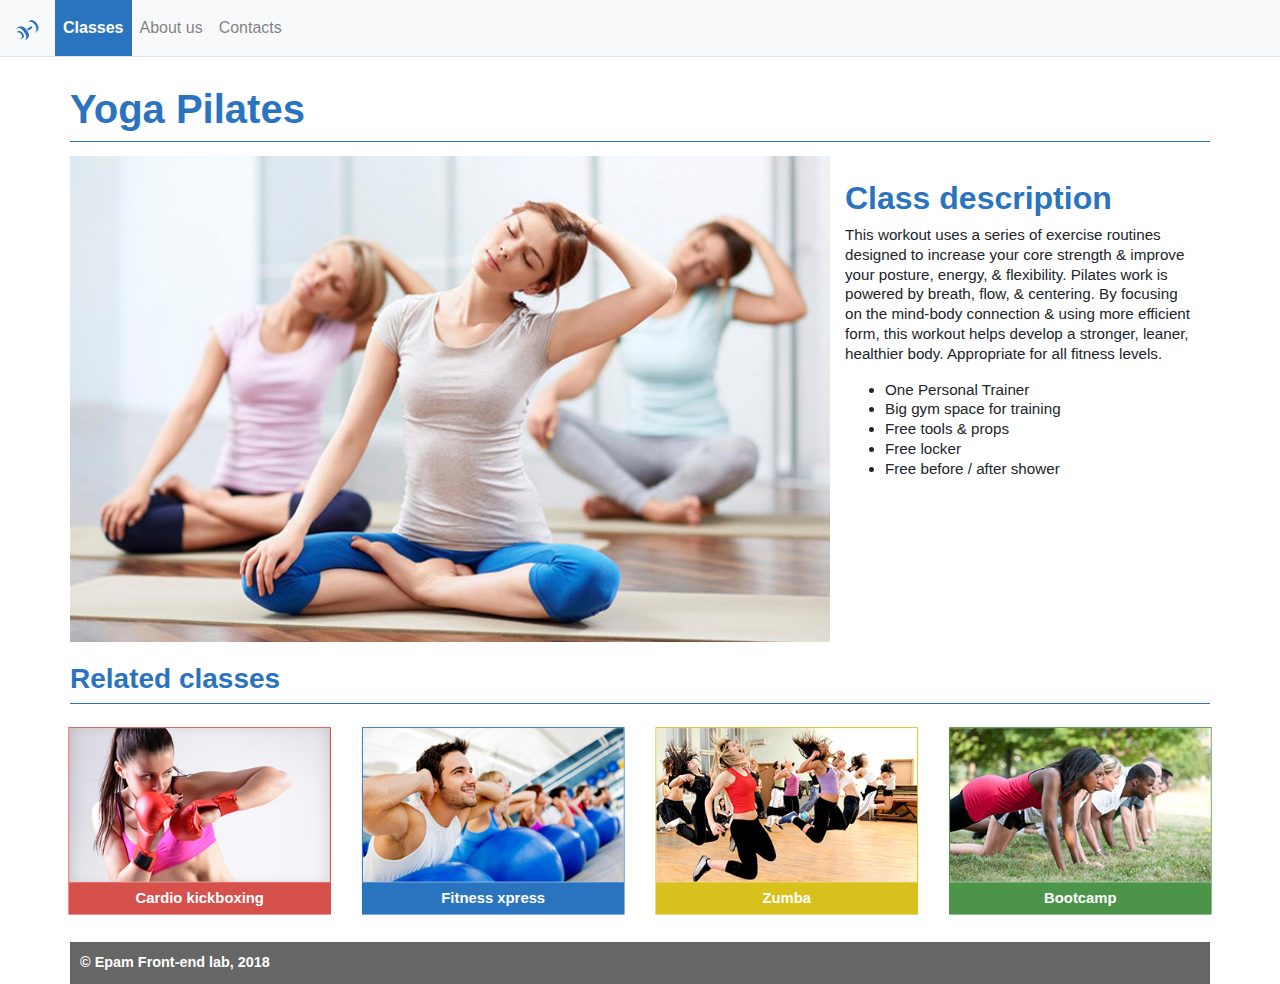
<file: FL12_Webinar_HW1/index.html>
<!DOCTYPE html>
<html lang="en">
	<head>
 		<meta charset="utf-8">
 		<meta name="viewport" content="width=device-width, initial-scale=1, shrink-to-fit=no">
 		<link rel="stylesheet" href="styles/bootstrap.min.css">
 		<link rel="stylesheet/less" type="text/css" href="styles/styles.less">
 		<script src="js/less.min.js"></script>
 		<title>Webinar. Homework 01</title>
	</head>
	<body>
		<nav class="navbar navbar-expand-sm navbar-light bg-light border-bottom">
			<a class="navbar-brand" href="#"><img src="img/logo.png" alt="our gym logo"></a>
			<button class="navbar-toggler" type="button" data-toggle="collapse" data-target="#navbarSupportedContent" aria-controls="navbarSupportedContent" aria-expanded="false" aria-label="Toggle navigation">
				<span class="navbar-toggler-icon"></span>
			</button>
			<div class="collapse navbar-collapse" id="navbarSupportedContent">
				<ul class="navbar-nav mr-auto">
					<li class="nav-item active">
						<a class="nav-link" href="#">Classes</a>
					</li>
					<li class="nav-item">
						<a class="nav-link" href="#">About us</a>
					</li>
					<li class="nav-item">
						<a class="nav-link" href="#">Contacts</a>
					</li>
				</ul>
			</div>
		</nav>
   		<main class="container-sm">
   			<div class="row border-bottom heading_wrapper">
   				<h1 class="heading">Yoga Pilates</h1>
   			</div>
   			<div class="row">
   				<div class="col-lg-8 col-md-12 main_image_wrapper">
   					<img src="img/yoga.jpg" class="img-fluid main_image" alt="women at the yoga class">
   				</div>
   				<article class="col-lg-4 col-md-12 main_info">
   					<h2 class="heading">Class description</h2>
   					<p>This workout uses a series of exercise routines designed to increase your core strength &amp; improve your posture, energy, &amp; flexibility. Pilates work is powered by breath, flow, &amp; centering. By focusing on the mind-body connection &amp; using more efficient form, this workout helps develop a stronger, leaner, healthier body. Appropriate for all fitness levels.</p>
   					<ul>
   						<li>One Personal Trainer</li>
   						<li>Big gym space for training</li>
   						<li>Free tools &amp; props</li>
   						<li>Free locker</li>
   						<li>Free before / after shower</li>
   					</ul>
   				</article>
   			</div>
   			<div class="row	border-bottom heading_wrapper">
   				<h3 class="heading">Related classes</h3>
   			</div>
   			<div class="row related_classes_group">
   				<section class="col-md-3 col-sm-6 col-6 related_class red">
   					<img class="related_class__img" src="img/cardio-kickbox.jpg" alt="cardio kickboxing">
   					<h4 class="related_class__title">Cardio kickboxing</h4>
   				</section>
   				<section class="col-md-3 col-sm-6 col-6 related_class blue">
   					<img class="related_class__img" src="img/fitness.jpg" alt="fitness xpress">
   					<h4 class="related_class__title">Fitness xpress</h4>
   				</section>
   				<section class="col-md-3 col-sm-6 col-6 related_class orange">
   					<img class="related_class__img" src="img/zumba.jpg" alt="zumba">
   					<h4 class="related_class__title">Zumba</h4>
   				</section>
   				<section class="col-md-3 col-sm-6 col-6 related_class green">
   					<img class="related_class__img" src="img/bootcamp.jpg" alt="bootcamp">
   					<h4 class="related_class__title">Bootcamp</h4>
   				</section>
   			</div>
   			<footer class="row footer">
   				<p>&copy; Epam Front-end lab, 2018</p>
   			</footer>
   		</main>
    	<script src="js/jquery-3.4.1.min.js"></script>
    	<script src="js/popper.min.js"></script>
    	<script src="js/bootstrap.min.js"></script>
	</body>
</html>
</file>
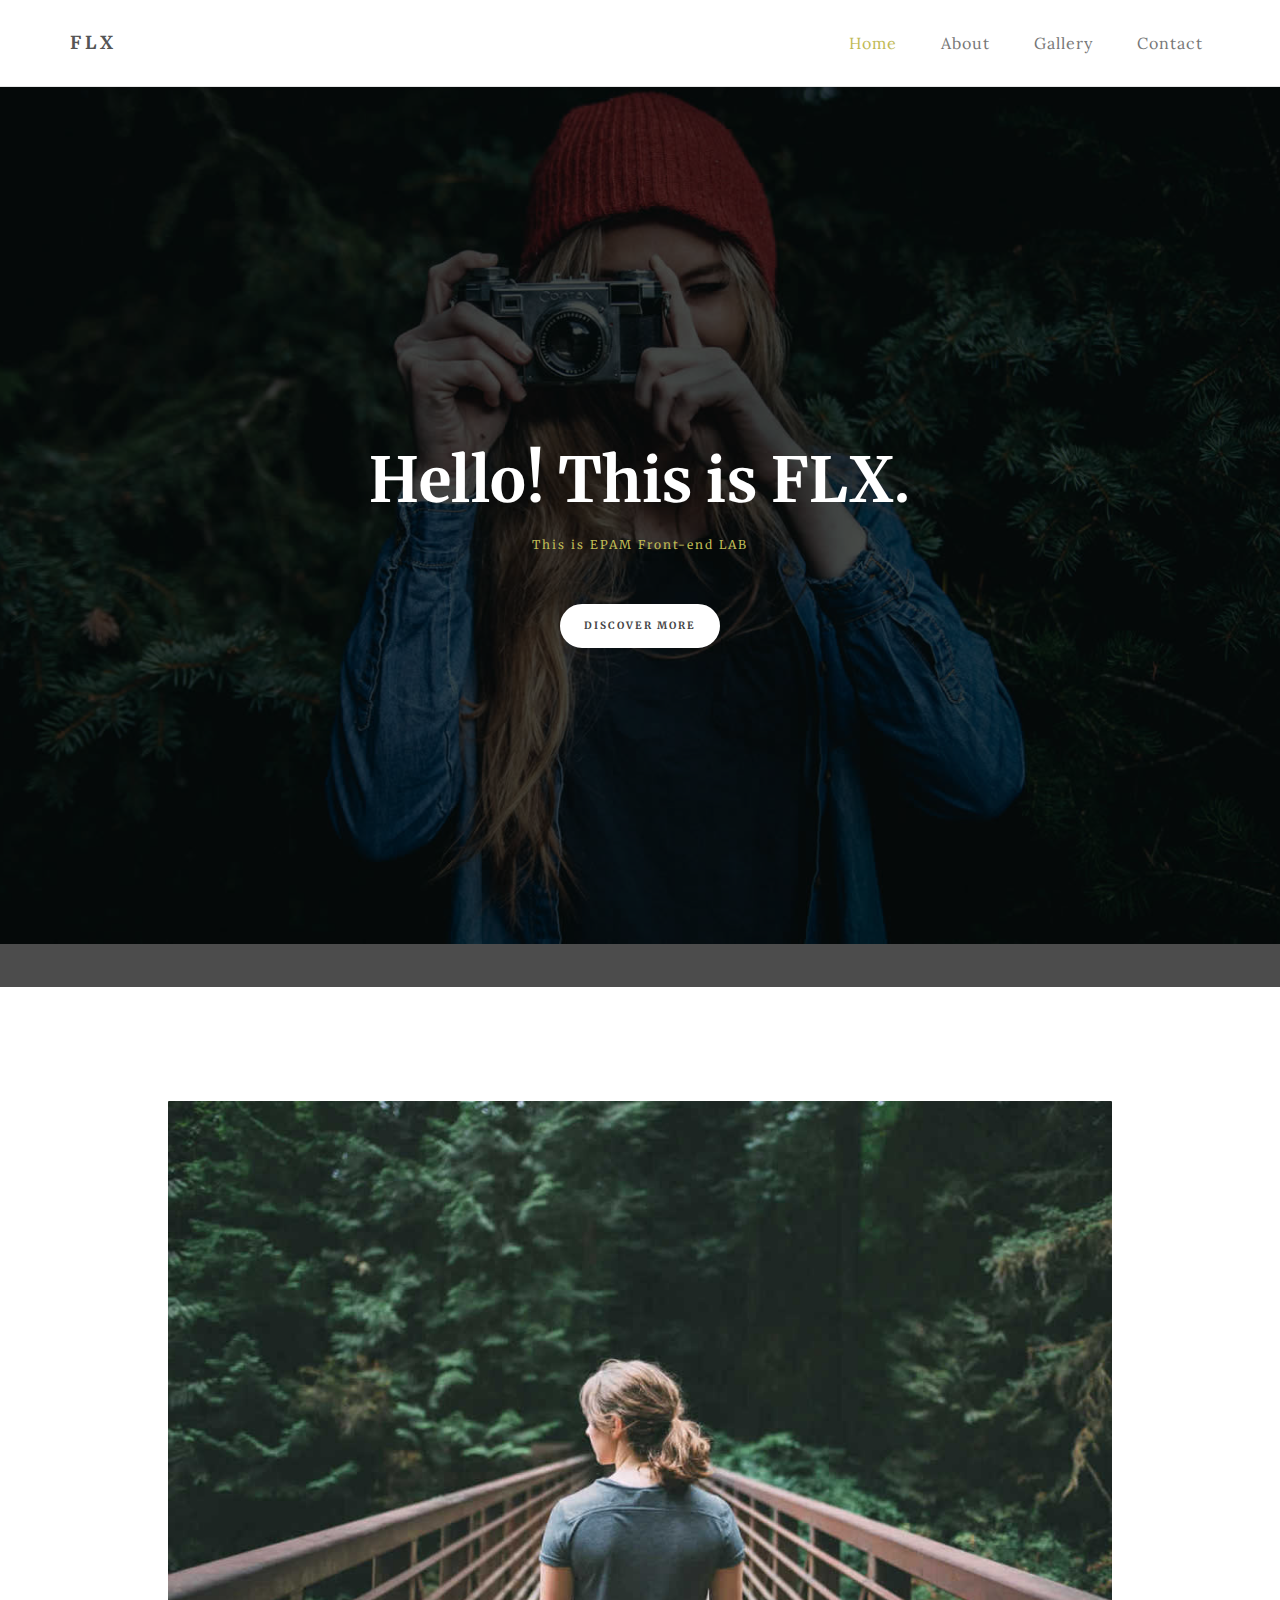
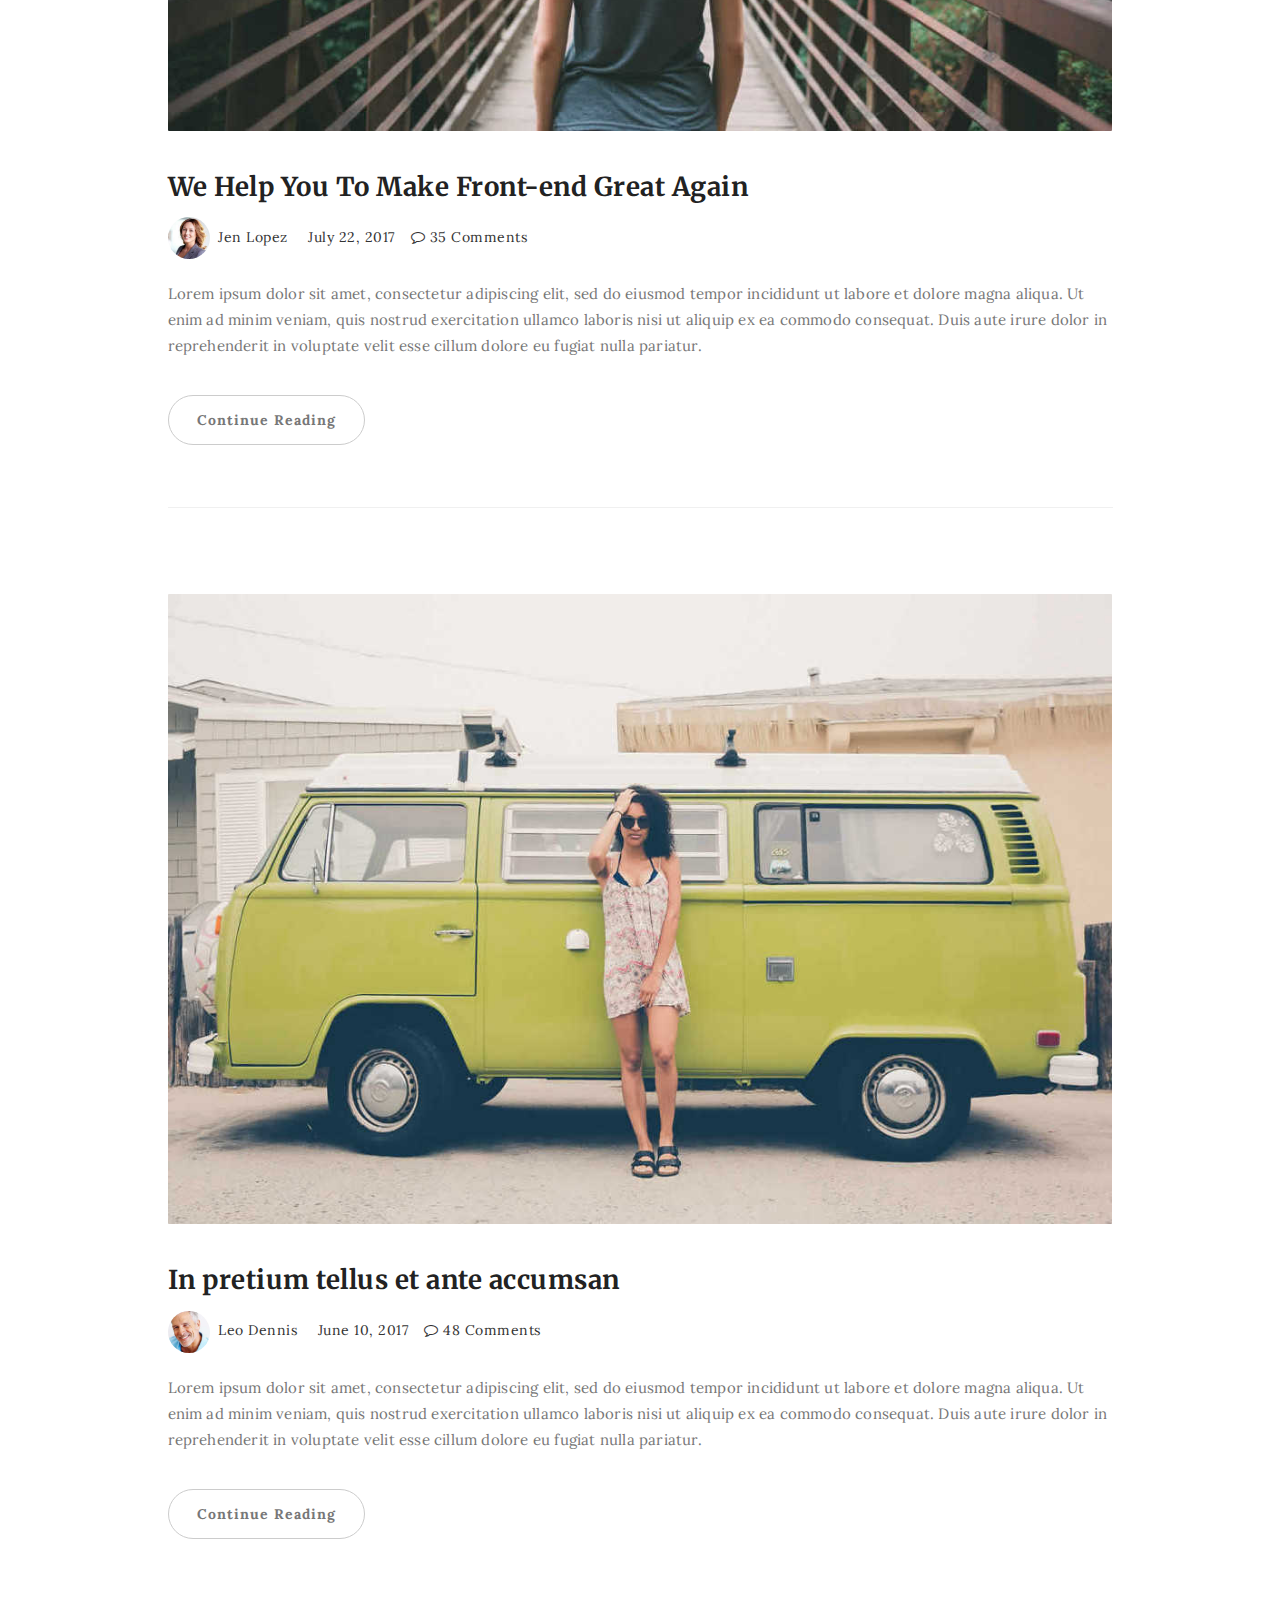
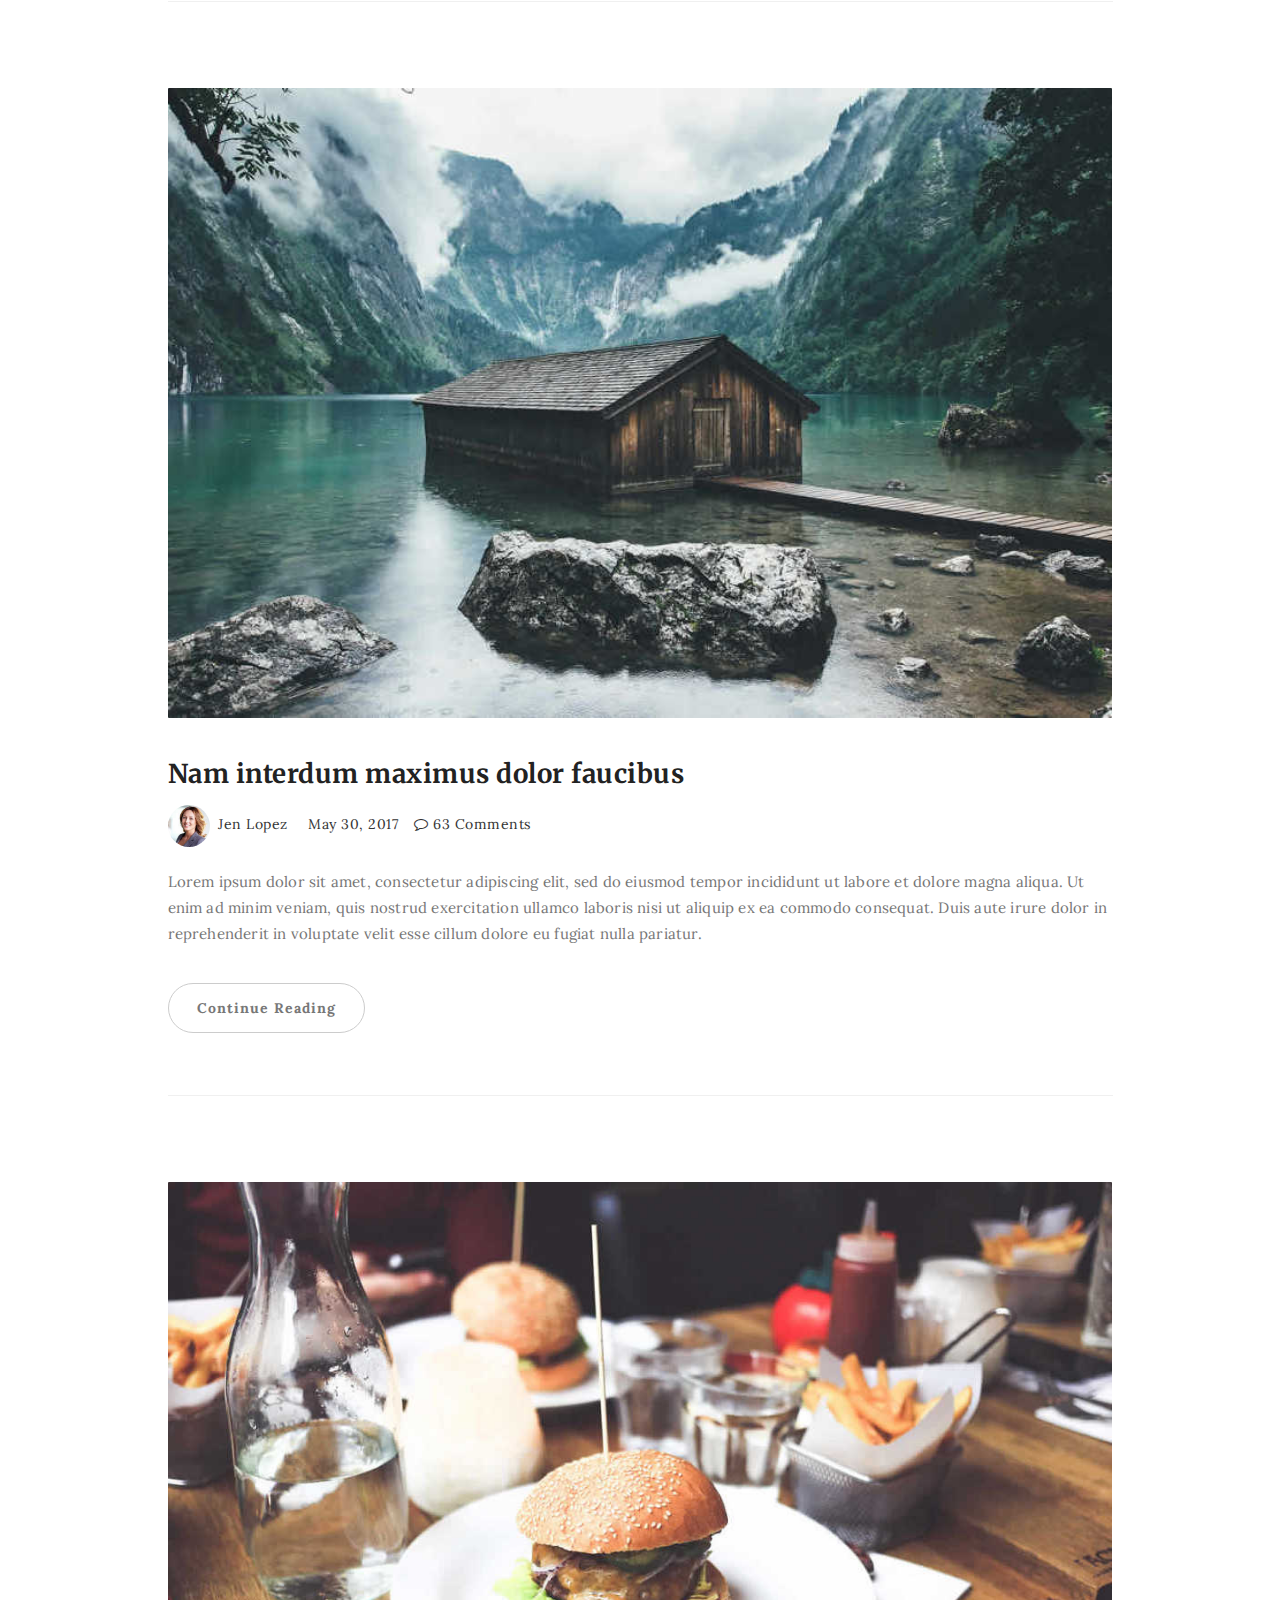
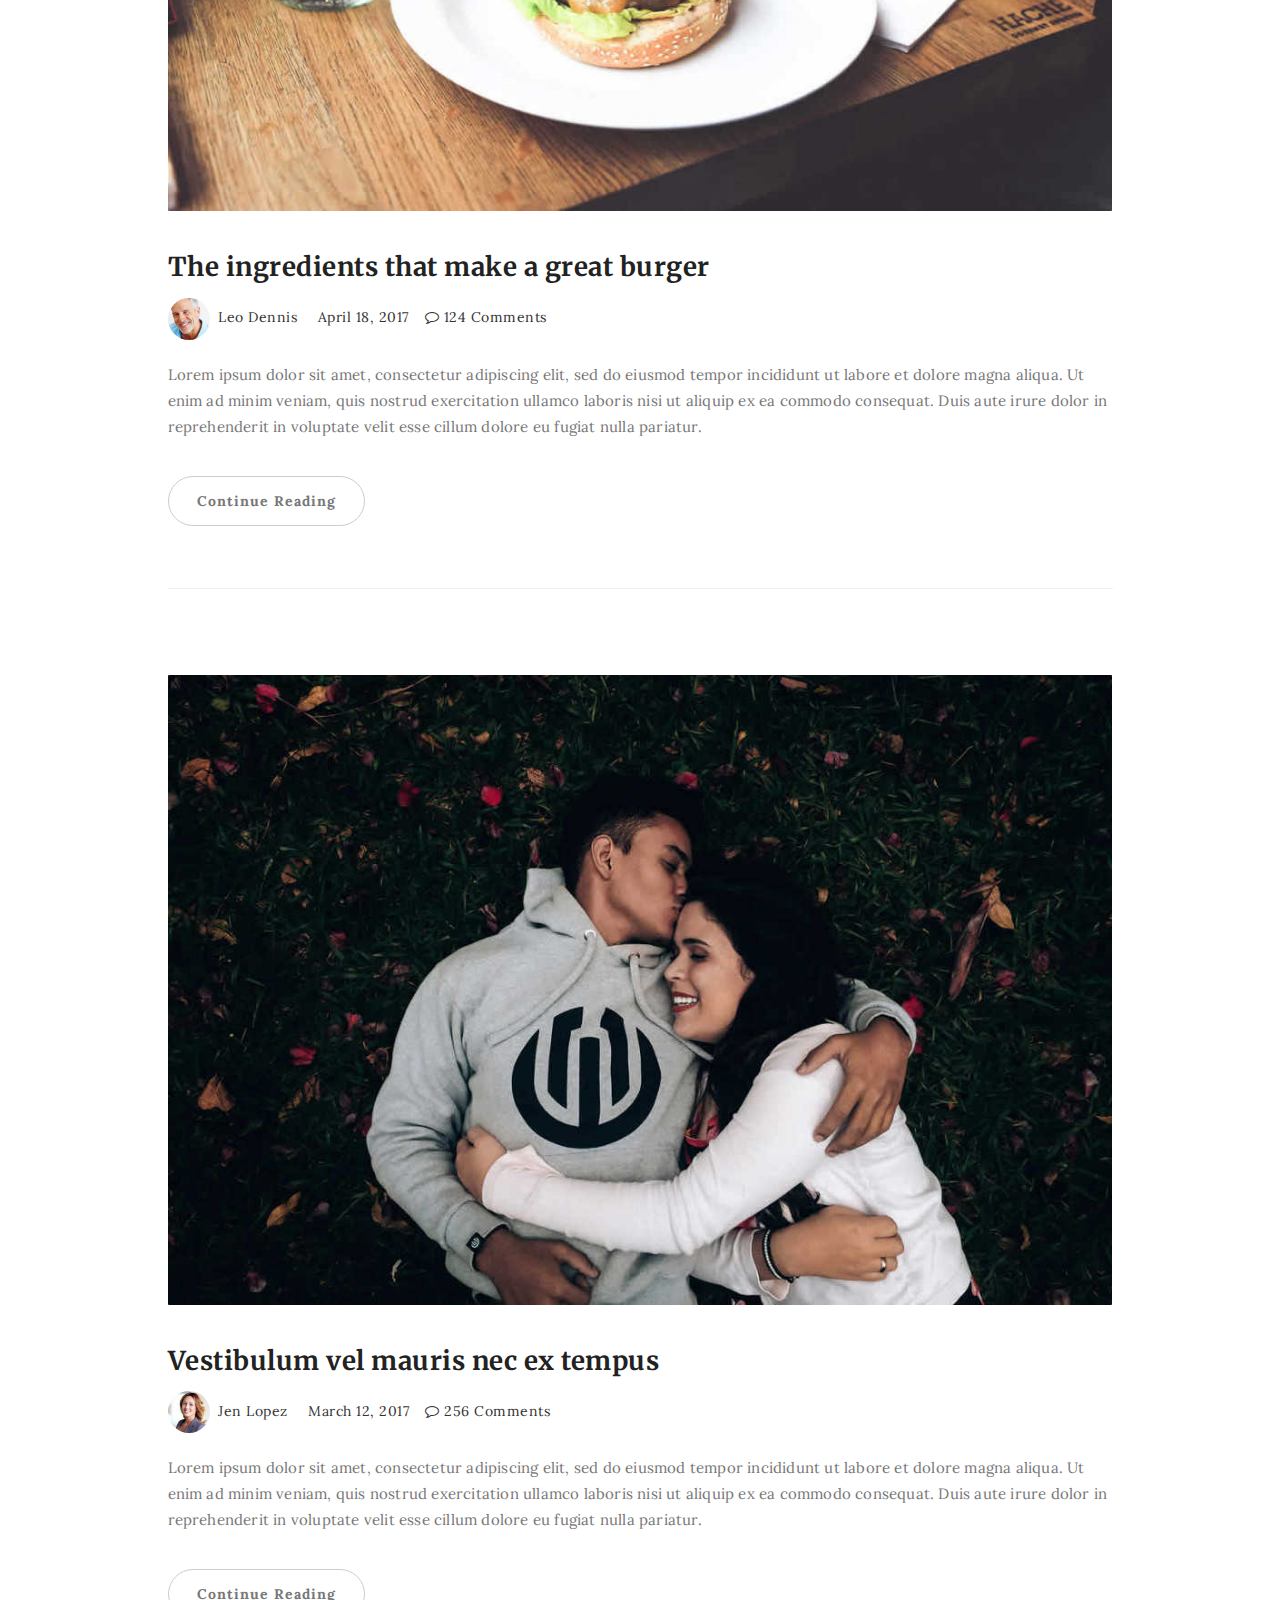
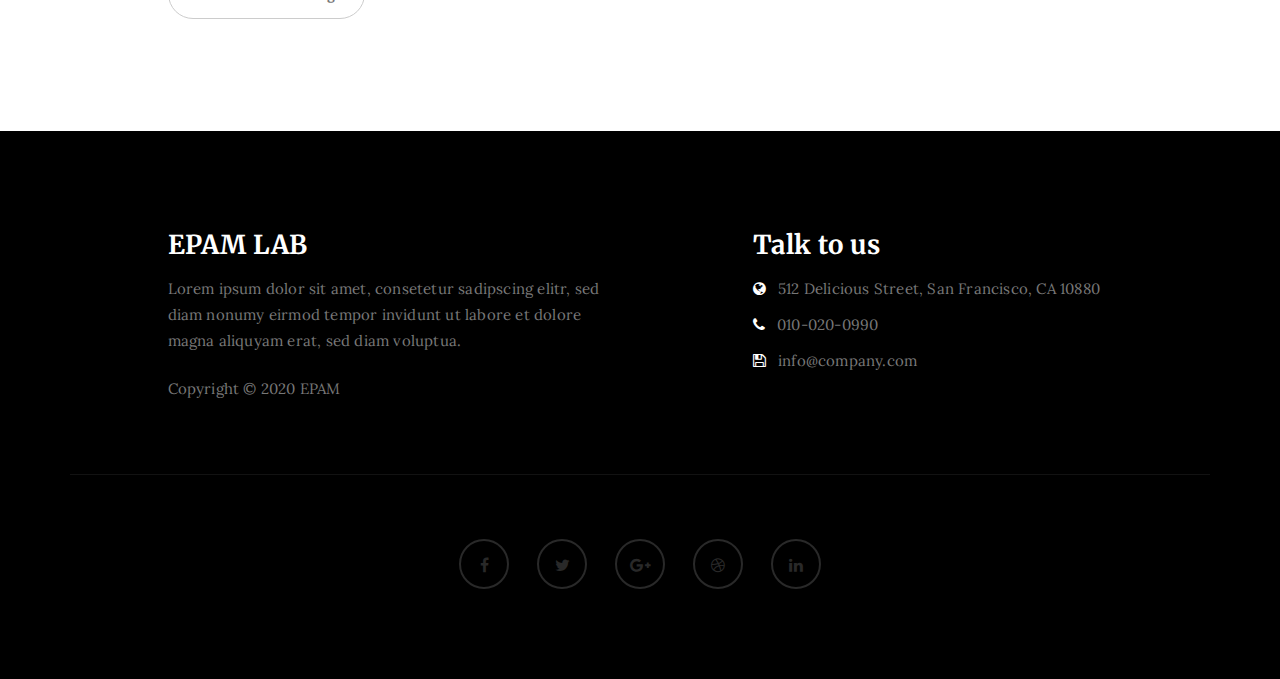
<file: FL12_Webinar_HW2/index.html>
<!DOCTYPE html>
<html lang="en">

<head>

  <meta charset="UTF-8">
  <meta http-equiv="X-UA-Compatible" content="IE=Edge">
  <meta name="description" content="">
  <meta name="keywords" content="">
  <meta name="author" content="">
  <meta name="viewport" content="width=device-width, initial-scale=1, maximum-scale=1">

  <title>FLX - EPAM Front-end LAB</title>

  <!-- Critical css -->
  <style>
    html{font-family:sans-serif;-webkit-text-size-adjust:100%;-ms-text-size-adjust:100%}html{font-size:10px;-webkit-tap-highlight-color:rgba(0,0,0,0)}html{-webkit-font-smoothing:antialiased}body{margin:0}body{font-family:"Helvetica Neue",Helvetica,Arial,sans-serif;font-size:14px;line-height:1.42857143;color:#333;background-color:#fff}body{background:#fff;font-family:'Lora',serif;font-style:normal;font-weight:300;overflow-x:hidden}body{padding-top:87px}*{-webkit-box-sizing:border-box;-moz-box-sizing:border-box;box-sizing:border-box}*:before,*:after{-webkit-box-sizing:border-box;-moz-box-sizing:border-box;box-sizing:border-box}.btn-group-vertical>.btn-group:after,.btn-group-vertical>.btn-group:before,.btn-toolbar:after,.btn-toolbar:before,.clearfix:after,.clearfix:before,.container-fluid:after,.container-fluid:before,.container:after,.container:before,.dl-horizontal dd:after,.dl-horizontal dd:before,.form-horizontal .form-group:after,.form-horizontal .form-group:before,.modal-footer:after,.modal-footer:before,.modal-header:after,.modal-header:before,.nav:after,.nav:before,.navbar-collapse:after,.navbar-collapse:before,.navbar-header:after,.navbar-header:before,.navbar:after,.navbar:before,.pager:after,.pager:before,.panel-body:after,.panel-body:before,.row:after,.row:before{display:table;content:" "}.btn-group-vertical>.btn-group:after,.btn-toolbar:after,.clearfix:after,.container-fluid:after,.container:after,.dl-horizontal dd:after,.form-horizontal .form-group:after,.modal-footer:after,.modal-header:after,.nav:after,.navbar-collapse:after,.navbar-header:after,.navbar:after,.pager:after,.panel-body:after,.row:after{clear:both}.navbar{position:relative;min-height:50px;margin-bottom:20px;border:1px solid transparent}@media(min-width:768px){.navbar{border-radius:4px}}.navbar-static-top{z-index:1000;border-width:0 0 1px}@media(min-width:768px){.navbar-static-top{border-radius:0}}.navbar-fixed-bottom,.navbar-fixed-top{position:fixed;right:0;left:0;z-index:1030}@media(min-width:768px){.navbar-fixed-bottom,.navbar-fixed-top{border-radius:0}}.navbar-fixed-top{top:0;border-width:0 0 1px}.navbar-default{background-color:#f8f8f8;border-color:#e7e7e7}.navbar-default{background:#fff;margin:0!important;padding:18px 0}.container{padding-right:15px;padding-left:15px;margin-right:auto;margin-left:auto}@media(min-width:768px){.container{width:750px}}@media(min-width:992px){.container{width:970px}}@media(min-width:768px){.navbar-header{float:left}}.container>.navbar-header{margin-right:0;margin-left:0}@media(min-width:768px){.navbar-toggle{display:none}}.navbar-default .navbar-toggle{border-color:#ddd}.navbar-default .navbar-toggle{border:0;padding-top:10px}.navbar-brand{float:left;height:50px;padding:15px 15px;font-size:18px;line-height:20px}.navbar-default .navbar-brand{color:#777}.navbar-default .navbar-brand{color:#555;font-family:'Merriweather',serif;font-weight:bold;text-transform:uppercase;letter-spacing:4px;margin:0}@media(min-width:768px){.navbar>.container .navbar-brand,.navbar>.container-fluid .navbar-brand{margin-left:-15px}}.navbar-toggle{position:relative;float:right;padding:9px 10px;margin-top:8px;margin-right:15px;margin-bottom:8px;background-color:transparent;background-image:none;border:1px solid transparent;border-radius:4px}.navbar-default .navbar-collapse,.navbar-default .navbar-form{border-color:#e7e7e7}@media(min-width:768px){.container-fluid>.navbar-collapse,.container-fluid>.navbar-header,.container>.navbar-collapse,.container>.navbar-header{margin-right:0;margin-left:0}}@media(min-width:768px){.navbar-fixed-bottom .navbar-collapse,.navbar-fixed-top .navbar-collapse,.navbar-static-top .navbar-collapse{padding-right:0;padding-left:0}}.navbar-collapse{padding-right:15px;padding-left:15px;overflow-x:visible;-webkit-overflow-scrolling:touch;border-top:1px solid transparent;-webkit-box-shadow:inset 0 1px 0 rgba(255,255,255,.1);box-shadow:inset 0 1px 0 rgba(255,255,255,.1)}@media(min-width:768px){.navbar-collapse{width:auto;border-top:0;-webkit-box-shadow:none;box-shadow:none}}@media(min-width:768px){.navbar-collapse.collapse{display:block!important;height:auto!important;padding-bottom:0;overflow:visible!important}}.collapse{display:none}.nav{padding-left:0;margin-bottom:0;list-style:none}.navbar-nav{margin:7.5px -15px}@media(min-width:768px){.navbar-nav{float:left;margin:0}}@media(min-width:768px){.navbar-right{float:right!important;margin-right:-15px}}.nav>li{position:relative;display:block}@media(min-width:768px){.navbar-nav>li{float:left}}a{color:#4d638c;-webkit-transition:.5s;-o-transition:.5s;transition:.5s;text-decoration:none!important}.nav>li>a{position:relative;display:block;padding:10px 15px}.navbar-nav>li>a{padding-top:10px;padding-bottom:10px;line-height:20px}@media(min-width:768px){.navbar-nav>li>a{padding-top:15px;padding-bottom:15px}}.navbar-default .navbar-nav>li>a{color:#777}.navbar-default .navbar-nav li a{color:#777;font-size:16px;letter-spacing:1px;-webkit-transition:all .4s ease-in-out;transition:all .4s ease-in-out;padding-right:22px;padding-left:22px}.navbar-default .navbar-nav>.active>a,.navbar-default .navbar-nav>.active>a:focus,.navbar-default .navbar-nav>.active>a:hover{color:#555;background-color:#e7e7e7}.navbar-default .navbar-nav li a:hover,.navbar-default .navbar-nav .active>a{color:#bfba55}.navbar-default .navbar-nav>.active>a,.navbar-default .navbar-nav>.active>a:hover,.navbar-default .navbar-nav>.active>a:focus{color:#bfba55;background-color:transparent}.preloader{position:fixed;top:0;left:0;width:100%;height:100%;z-index:1020;display:flex;flex-flow:row nowrap;justify-content:center;align-items:center;background:none repeat scroll 0 0 #fff}.sk-spinner-wordpress.sk-spinner{background-color:#bfba55;width:40px;height:40px;border-radius:40px;position:relative;-webkit-animation:sk-innerCircle 1s linear infinite;animation:sk-innerCircle 1s linear infinite}.sk-spinner-wordpress .sk-inner-circle{display:block;background-color:#fff;width:16px;height:16px;position:absolute;border-radius:8px;top:5px;left:5px}@-webkit-keyframes sk-innerCircle{0%{-webkit-transform:rotate(0);transform:rotate(0)}100%{-webkit-transform:rotate(360deg);transform:rotate(360deg)}}@keyframes sk-innerCircle{0%{-webkit-transform:rotate(0);transform:rotate(0)}100%{-webkit-transform:rotate(360deg);transform:rotate(360deg)}}
  </style>

  <!-- loadCSS js plugin -->
   <script src="js/loadCSS.js"></script> 

  <!-- Other css (async) -->
  <script>
    loadCSS('https://fonts.googleapis.com/css?family=Lora|Merriweather:300,400');
    loadCSS('styles/styles.min.css');
  </script>

  <!-- Fonts -->
  <!--    <link href="https://fonts.googleapis.com/css?family=Lora|Merriweather:300,400" rel="stylesheet">-->

  <!-- Vendor css -->
  <!--    <link rel="stylesheet" href="styles/bootstrap.min.css">-->
  <!--    <link rel="stylesheet" href="styles/font-awesome.min.css">-->

  <!-- Main css -->
  <!--    <link rel="stylesheet" href="styles/styles.css">-->

  <!-- Vendor Scripts -->
  <script defer src="js/jquery.js"></script>
  <script defer src="js/bootstrap.min.js"></script>
  <script defer src="js/jquery.parallax.js"></script>
  <script defer src="js/smoothscroll.js"></script>
  <script defer src="js/lazyload.min.js"></script>
  <!-- Custom Scripts -->
  <script defer src="js/custom.min.js"></script>

</head>

<body>

  <!-- Pre loader -->

  <div class="preloader">
      <div class="sk-spinner sk-spinner-wordpress">
          <span class="sk-inner-circle"></span>
      </div>
  </div>

  <!-- Navigation section  -->

  <div class="navbar navbar-default navbar-fixed-top" role="navigation">
    <div class="container">

      <div class="navbar-header">
        <button class="navbar-toggle" data-toggle="collapse" data-target=".navbar-collapse">
          <span class="icon icon-bar"></span>
          <span class="icon icon-bar"></span>
          <span class="icon icon-bar"></span>
        </button>
        <a href="index.html" class="navbar-brand">FLX</a>
      </div>
      <div class="collapse navbar-collapse">
        <ul class="nav navbar-nav navbar-right">
          <li class="active"><a href="index.html">Home</a></li>
          <li><a href="#">About</a></li>
          <li><a href="#">Gallery</a></li>
          <li><a href="#">Contact</a></li>
        </ul>
      </div>

    </div>
  </div>

  <!-- Home Section -->

  <section id="home" class="main-home parallax-section lazy">
    <div class="overlay"></div>
    <div class="container">
      <div class="row">

        <div class="col-md-12 col-sm-12">
          <h1>Hello! This is FLX.</h1>
          <h4>This is EPAM Front-end LAB</h4>
          <a href="#blog" class="smoothScroll btn btn-default">Discover More</a>
        </div>

      </div>
    </div>
  </section>

  <!-- Blog Section -->

  <section id="blog">
    <div class="container">
      <div class="row">

        <div class="col-md-offset-1 col-md-10 col-sm-12">
          <div class="blog-post-thumb">
            <div class="blog-post-image">
              <a href="#">
                <img class="img-responsive lazy" 
                srcset="img/blog-image1_600.jpg 600w, 
                        img/blog-image1_820.jpg 820w, 
                        img/blog-image1_1040.jpg 1040w" 
                sizes="(max-width: 575px) 600px, 
                       (max-width: 767px) 820px, 
                       (max-width: 991px) 1040px, 
                       1199px"
                src="img/blog-image1_1200.jpg" 
                alt="Blog Image">
              </a>
            </div>
            <div class="blog-post-title">
              <h3><a href="#">We Help You To Make Front-end Great Again</a></h3>
            </div>
            <div class="blog-post-format">
              <span><a href="#"><img class="img-responsive img-circle lazy" 
                                     srcset="img/author-image1_100.jpg 100w, 
                                             img/author-image1_130.jpg 130w"
                                     sizes="(max-width: 575px) 100px, 
                                            (max-width: 767px) 130px, 
                                            991px" 
                                     src="img/author-image1_180.jpg">
                  Jen Lopez</a></span>
              <span><i class="fa fa-date"></i> July 22, 2017</span>
              <span><a href="#"><i class="fa fa-comment-o"></i> 35 Comments</a></span>
            </div>
            <div class="blog-post-des">
              <p>Lorem ipsum dolor sit amet, consectetur adipiscing elit, sed do eiusmod tempor
                incididunt ut labore et dolore magna aliqua. Ut enim ad minim veniam, quis
                nostrud exercitation ullamco laboris nisi ut aliquip ex ea commodo consequat.
                Duis aute irure dolor in reprehenderit in voluptate velit esse cillum dolore eu
                fugiat nulla pariatur.</p>
              <a href="#" class="btn btn-default">Continue Reading</a>
            </div>
          </div>

          <div class="blog-post-thumb">
            <div class="blog-post-image">
              <a href="#">
                <img class="img-responsive lazy" 
                srcset="img/blog-image2_600.jpg 600w, 
                        img/blog-image2_820.jpg 820w, 
                        img/blog-image2_1040.jpg 1040w" 
                sizes="(max-width: 575px) 600px, 
                       (max-width: 767px) 820px, 
                       (max-width: 991px) 1040px, 
                       1199px"
                src="img/blog-image2_1200.jpg" 
                alt="Blog Image">
              </a>
            </div>
            <div class="blog-post-title">
              <h3><a href="#">In pretium tellus et ante accumsan</a></h3>
            </div>
            <div class="blog-post-format">
              <span><a href="#"><img class="img-responsive img-circle lazy" 
                                     srcset="img/author-image2_100.jpg 100w, 
                                             img/author-image2_130.jpg 130w"
                                     sizes="(max-width: 575px) 100px, 
                                            (max-width: 767px) 130px, 
                                            991px" 
                                     src="img/author-image2_180.jpg">
                  Leo Dennis</a></span>
              <span><i class="fa fa-date"></i> June 10, 2017</span>
              <span><a href="#"><i class="fa fa-comment-o"></i> 48 Comments</a></span>
            </div>
            <div class="blog-post-des">
              <p>Lorem ipsum dolor sit amet, consectetur adipiscing elit, sed do eiusmod tempor
                incididunt ut labore et dolore magna aliqua. Ut enim ad minim veniam, quis
                nostrud exercitation ullamco laboris nisi ut aliquip ex ea commodo consequat.
                Duis aute irure dolor in reprehenderit in voluptate velit esse cillum dolore eu
                fugiat nulla pariatur.</p>
              <a href="#" class="btn btn-default">Continue Reading</a>
            </div>
          </div>

          <div class="blog-post-thumb">
            <div class="blog-post-image">
              <a href="#">
                <img class="img-responsive lazy" 
                     srcset="img/blog-image3_600.jpg 600w, 
                             img/blog-image3_820.jpg 820w" 
                     sizes="(max-width: 575px) 600px, 
                            (max-width: 767px) 820px, 
                            991px"
                     src="img/blog-image3_1000.jpg" 
                     alt="Blog Image">
              </a>
            </div>
            <div class="blog-post-title">
              <h3><a href="#">Nam interdum maximus dolor faucibus</a></h3>
            </div>
            <div class="blog-post-format">
              <span><a href="#"><img class="img-responsive img-circle lazy" 
                                     srcset="img/author-image1_100.jpg 100w, 
                                             img/author-image1_130.jpg 130w"
                                     sizes="(max-width: 575px) 100px, 
                                            (max-width: 767px) 130px, 
                                            991px" 
                                     src="img/author-image1_180.jpg">
                  Jen Lopez</a></span>
              <span><i class="fa fa-date"></i> May 30, 2017</span>
              <span><a href="#"><i class="fa fa-comment-o"></i> 63 Comments</a></span>
            </div>
            <div class="blog-post-des">
              <p>Lorem ipsum dolor sit amet, consectetur adipiscing elit, sed do eiusmod tempor
                incididunt ut labore et dolore magna aliqua. Ut enim ad minim veniam, quis
                nostrud exercitation ullamco laboris nisi ut aliquip ex ea commodo consequat.
                Duis aute irure dolor in reprehenderit in voluptate velit esse cillum dolore eu
                fugiat nulla pariatur.</p>
              <a href="#" class="btn btn-default">Continue Reading</a>
            </div>
          </div>

          <div class="blog-post-thumb">
            <div class="blog-post-image">
              <a href="#">
                <img class="img-responsive lazy" 
                srcset="img/blog-image4_600.jpg 600w, 
                        img/blog-image4_820.jpg 820w, 
                        img/blog-image4_1040.jpg 1040w" 
                sizes="(max-width: 575px) 600px, 
                       (max-width: 767px) 820px, 
                       (max-width: 991px) 1040px, 
                       1199px"
                src="img/blog-image4_1200.jpg" 
                alt="Blog Image">
              </a>
            </div>
            <div class="blog-post-title">
              <h3><a href="#">The ingredients that make a great burger</a></h3>
            </div>
            <div class="blog-post-format">
              <span><a href="#"><img class="img-responsive img-circle lazy" 
                                     srcset="img/author-image2_100.jpg 100w, 
                                             img/author-image2_130.jpg 130w"
                                     sizes="(max-width: 575px) 100px, 
                                            (max-width: 767px) 130px, 
                                            991px" 
                                     src="img/author-image2_180.jpg">
                  Leo Dennis</a></span>
              <span><i class="fa fa-date"></i> April 18, 2017</span>
              <span><a href="#"><i class="fa fa-comment-o"></i> 124 Comments</a></span>
            </div>
            <div class="blog-post-des">
              <p>Lorem ipsum dolor sit amet, consectetur adipiscing elit, sed do eiusmod tempor
                incididunt ut labore et dolore magna aliqua. Ut enim ad minim veniam, quis
                nostrud exercitation ullamco laboris nisi ut aliquip ex ea commodo consequat.
                Duis aute irure dolor in reprehenderit in voluptate velit esse cillum dolore eu
                fugiat nulla pariatur.</p>
              <a href="#" class="btn btn-default">Continue Reading</a>
            </div>
          </div>

          <div class="blog-post-thumb">
            <div class="blog-post-image">
              <a href="#">
                <img class="img-responsive lazy" 
                srcset="img/blog-image5_600.jpg 600w, 
                        img/blog-image5_820.jpg 820w, 
                        img/blog-image5_1040.jpg 1040w" 
                sizes="(max-width: 575px) 600px, 
                       (max-width: 767px) 820px, 
                       (max-width: 991px) 1040px, 
                       1199px"
                src="img/blog-image5_1200.jpg" 
                alt="Blog Image">
              </a>
            </div>
            <div class="blog-post-title">
              <h3><a href="#">Vestibulum vel mauris nec ex tempus</a></h3>
            </div>
            <div class="blog-post-format">
              <span><a href="#"><img class="img-responsive img-circle lazy" 
                                     srcset="img/author-image1_100.jpg 100w, 
                                             img/author-image1_130.jpg 130w"
                                     sizes="(max-width: 575px) 100px, 
                                            (max-width: 767px) 130px, 
                                            991px" 
                                     src="img/author-image1_180.jpg">
                  Jen Lopez</a></span>
              <span><i class="fa fa-date"></i> March 12, 2017</span>
              <span><a href="#"><i class="fa fa-comment-o"></i> 256 Comments</a></span>
            </div>
            <div class="blog-post-des">
              <p>Lorem ipsum dolor sit amet, consectetur adipiscing elit, sed do eiusmod tempor
                incididunt ut labore et dolore magna aliqua. Ut enim ad minim veniam, quis
                nostrud exercitation ullamco laboris nisi ut aliquip ex ea commodo consequat.
                Duis aute irure dolor in reprehenderit in voluptate velit esse cillum dolore eu
                fugiat nulla pariatur.</p>
              <a href="#" class="btn btn-default">Continue Reading</a>
            </div>
          </div>
        </div>

      </div>
    </div>
  </section>

  <!-- Footer Section -->

  <footer>
    <div class="container">
      <div class="row">

        <div class="col-md-5 col-md-offset-1 col-sm-6">
          <h3>EPAM LAB</h3>
          <p>Lorem ipsum dolor sit amet, consetetur sadipscing elitr, sed diam nonumy eirmod tempor
            invidunt ut labore et dolore magna aliquyam erat, sed diam voluptua.</p>
          <div class="footer-copyright">
            <p>Copyright &copy; 2020 EPAM</p>
          </div>
        </div>

        <div class="col-md-4 col-md-offset-1 col-sm-6">
          <h3>Talk to us</h3>
          <p><i class="fa fa-globe"></i> 512 Delicious Street, San Francisco, CA 10880</p>
          <p><i class="fa fa-phone"></i> 010-020-0990</p>
          <p><i class="fa fa-save"></i> info@company.com</p>
        </div>

        <div class="clearfix col-md-12 col-sm-12">
          <hr>
        </div>

        <div class="col-md-12 col-sm-12">
          <ul class="social-icon">
            <li><a href="#" class="fa fa-facebook"></a></li>
            <li><a href="#" class="fa fa-twitter"></a></li>
            <li><a href="#" class="fa fa-google-plus"></a></li>
            <li><a href="#" class="fa fa-dribbble"></a></li>
            <li><a href="#" class="fa fa-linkedin"></a></li>
          </ul>
        </div>

      </div>
    </div>
  </footer>

  <!-- Back top -->
  <a href="#back-top" class="go-top"><i class="fa fa-angle-up"></i></a>

</body>

</html>
</file>
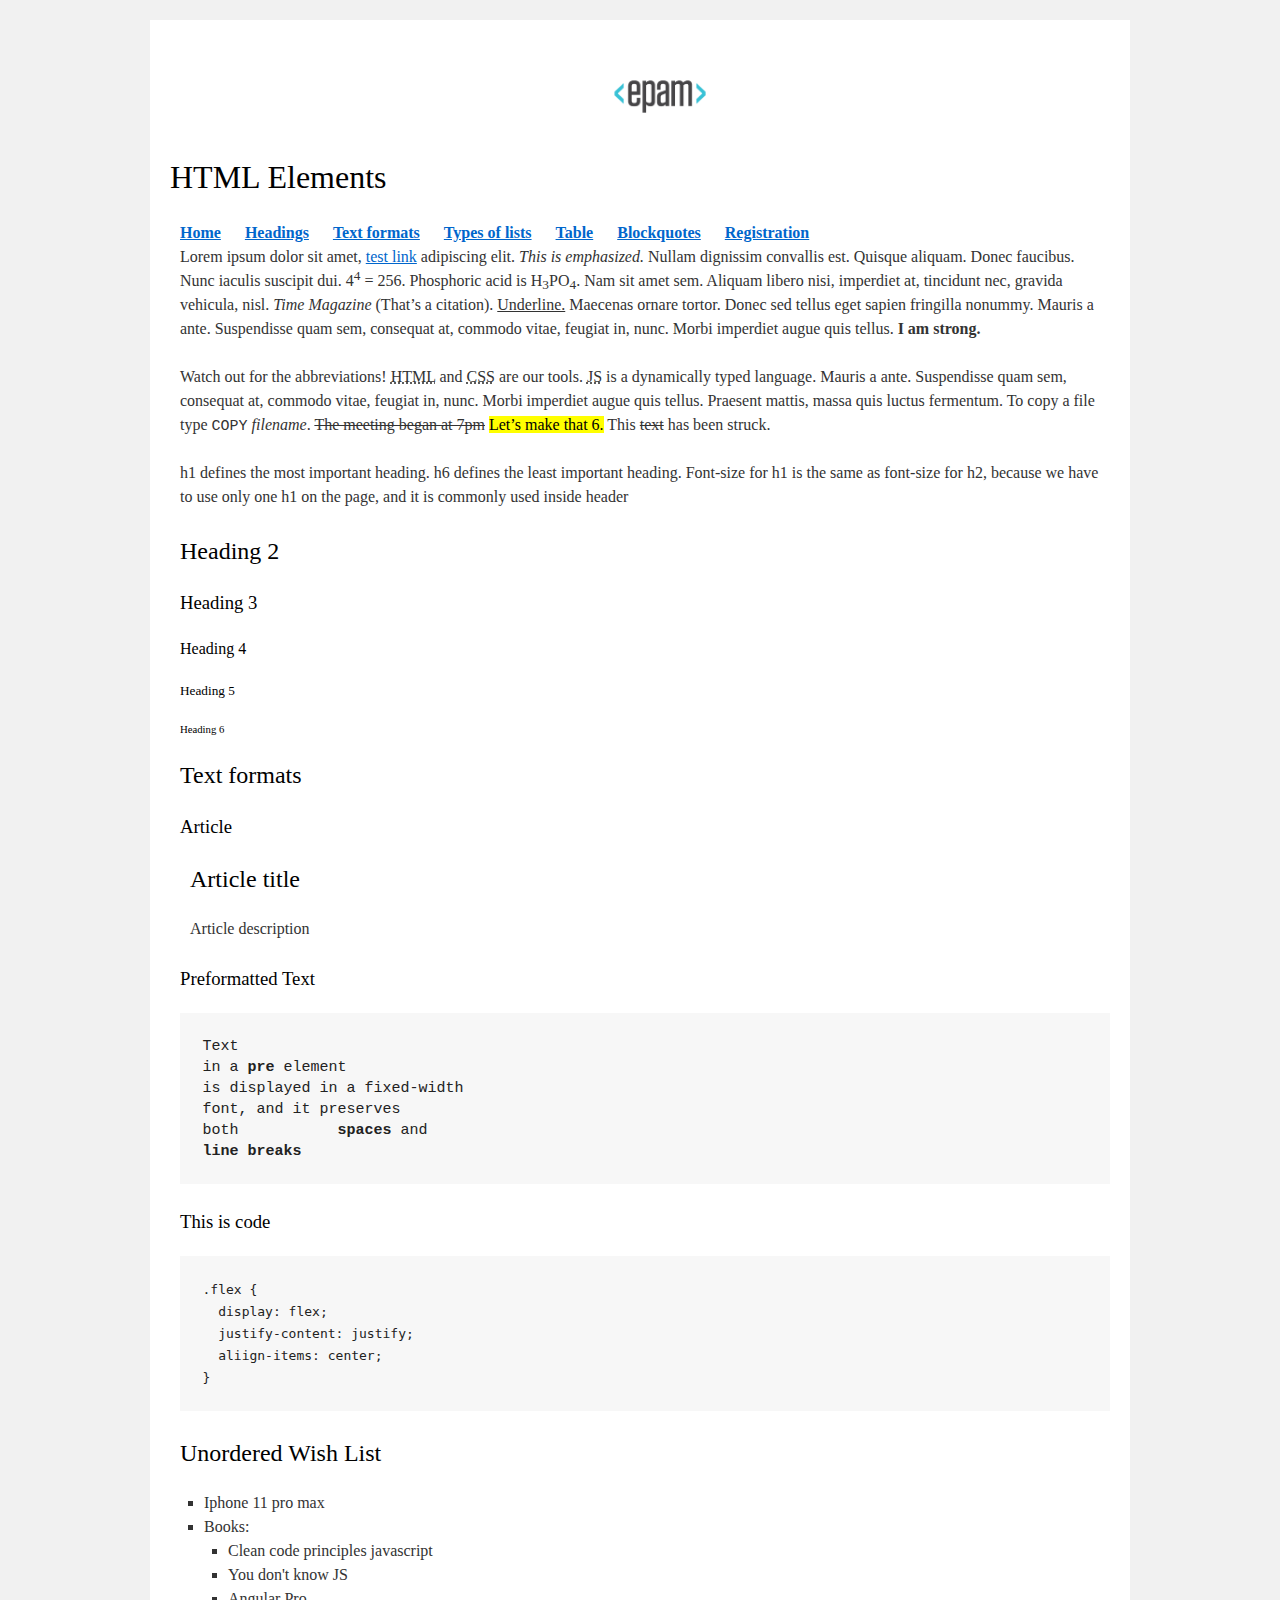
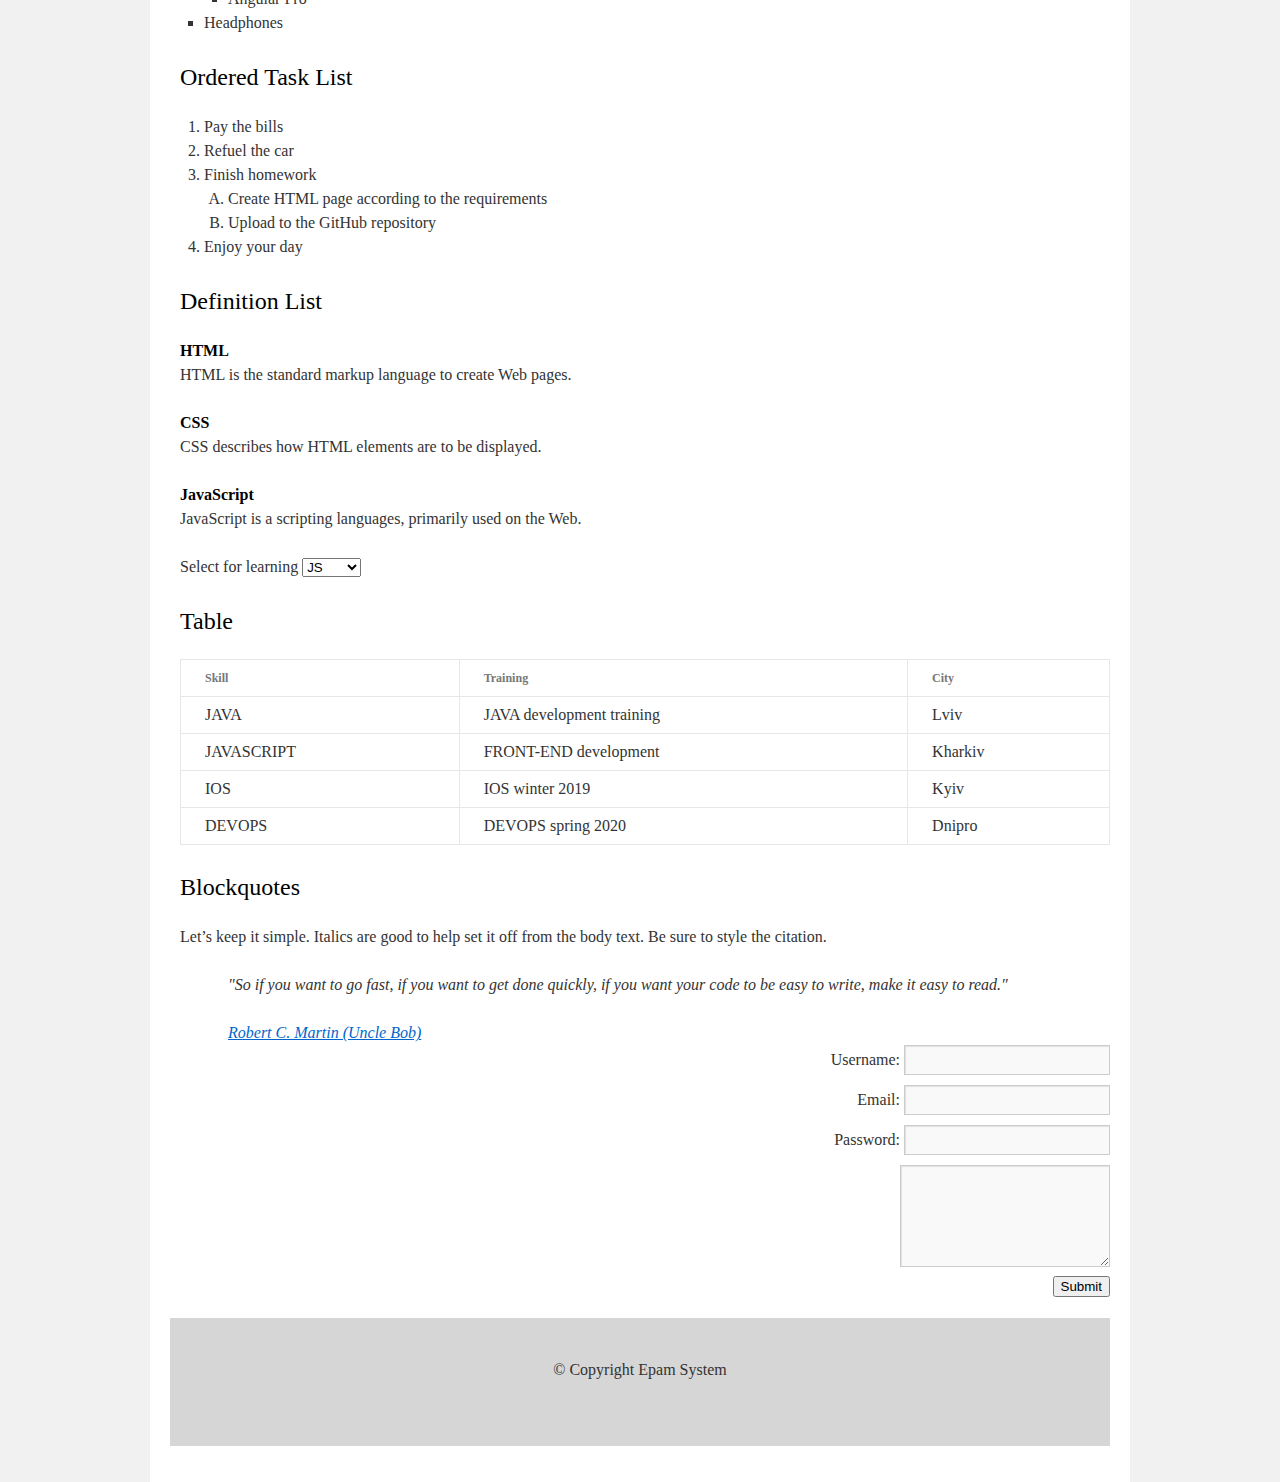
<file: FL12_HW1/homework/index.html>
<!DOCTYPE html>
<html lang="en">

<head>
  <meta charset="utf-8">
  <title>HTML Basics</title>
  <link rel="stylesheet" href="style.css">
</head>

<body>
  <div id="wrapper">
    <div id="main">
      <div id="container">
        <div id="content" role="main">         
          <header>
            <img src="logo.png" alt="EPAM">
            <h1>HTML Elements</h1>
            <nav>
                <a href="#home"><b>Home</b></a>
                <a href="#headings"><b>Headings</b></a>
                <a href="#text_formats"><b>Text formats</b></a>
                <a href="#types_of_lists"><b>Types of lists</b></a>
                <a href="#table"><b>Table</b></a>
                <a href="#blockquotes"><b>Blockquotes</b></a>
                <a href="#registration"><b>Registration</b></a>
            </nav>
          </header>          
          <article>             
              <section id="home">
                  <p>Lorem ipsum dolor sit amet, <a href="#">test link</a> adipiscing elit. <em>This is emphasized.</em> Nullam dignissim convallis est. Quisque aliquam. Donec faucibus. Nunc iaculis suscipit dui. 4<sup>4</sup> = 256. Phosphoric acid is H<sub>3</sub>PO<sub>4</sub>. Nam sit amet sem. Aliquam libero nisi, imperdiet at, tincidunt nec, gravida vehicula, nisl. <cite>Time Magazine</cite> (That’s a citation). <u>Underline.</u> Maecenas ornare tortor. Donec sed tellus eget sapien fringilla nonummy. Mauris a ante. Suspendisse quam sem, consequat at, commodo vitae, feugiat in, nunc. Morbi imperdiet augue quis tellus. <strong>I am strong.</strong></p>
                  <p>Watch out for the abbreviations! <abbr title="Hyper Text Markup Language">HTML</abbr> and <abbr title="Cascading Style Sheets">CSS</abbr> are our tools. <abbr title="JavaScript">JS</abbr> is a dynamically typed language. Mauris a ante. Suspendisse quam sem, consequat at, commodo vitae, feugiat in, nunc. Morbi imperdiet augue quis tellus. Praesent mattis, massa quis luctus fermentum. To copy a file type <kbd>COPY</kbd> <i>filename</i>. <del>The meeting began at 7pm</del> <mark>Let’s make that 6.</mark> This <s>text</s> has been struck.</p>
              </section>              
              <section id="headings">
                  <p>h1 defines the most important heading. h6 defines the least important heading. Font-size for h1 is the same as font-size for h2, because we have to use only one h1 on the page, and it is commonly used inside header</p>
                  <h2>Heading 2</h2>
                  <h3>Heading 3</h3>
                  <h4>Heading 4</h4>
                  <h5>Heading 5</h5>
                  <h6>Heading 6</h6>
              </section>              
              <section id="text_formats">
                  <h2>Text formats</h2>
                  <h3>Article</h3>
                  <article>
                      <header><h2>Article title</h2></header>
                      <p>Article description</p>
                  </article>
                  <h3>Preformatted Text</h3>
                  <pre>Text
in a <strong>pre</strong> element
is displayed in a fixed-width
font, and it preserves
both           <strong>spaces</strong> and
<strong>line breaks</strong></pre>
                  <h3>This is code</h3>
                  <pre><code>.flex {
  display: flex;
  justify-content: justify;
  aliign-items: center;
}</code></pre>
              </section>              
              <section id="types_of_lists">
                  <h2>Unordered Wish List</h2>
                  <ul>
                      <li>Iphone 11 pro max</li>
                      <li>Books:
                          <ul>
                              <li>Clean code principles javascript</li>
                              <li>You don't know JS</li>
                              <li>Angular Pro</li>
                          </ul>
                      </li>
                      <li>Headphones</li>
                  </ul>
                  <h2>Ordered Task List</h2>
                  <ol>
                      <li>Pay the bills</li>
                      <li>Refuel the car</li>
                      <li>Finish homework
                          <ol>
                              <li>Create HTML page according to the requirements</li>
                              <li>Upload to the GitHub repository</li>
                          </ol>
                      </li>
                      <li>Enjoy your day</li>
                  </ol>
                  <h2>Definition List</h2>
                  <dl>
                    <dt>HTML</dt>
                      <dd>HTML is the standard markup language to create Web pages.</dd>
                    <dt>CSS</dt>
                      <dd>CSS describes how HTML elements are to be displayed.</dd>
                    <dt>JavaScript</dt>
                      <dd>JavaScript is a scripting languages, primarily used on the Web.</dd>
                  </dl>
                  <p>Select for learning
                      <select name="technologies_for_learning" id="technologies">
                          <option value="JS">JS</option>
                          <option value="HTML">HTML</option>
                          <option value="CSS">CSS</option>
                      </select>
                  </p>
              </section>              
              <section id="table">
                  <h2>Table</h2>
                  <table>
                      <thead>
                          <tr>
                              <th>Skill</th>
                              <th>Training</th>
                              <th>City</th>
                          </tr>
                      </thead>
                      <tbody>
                          <tr>
                              <td>JAVA</td>
                              <td>JAVA development training</td>
                              <td>Lviv</td>
                          </tr>
                          <tr>
                              <td>JAVASCRIPT</td>
                              <td>FRONT-END development</td>
                              <td>Kharkiv</td>
                          </tr>
                          <tr>
                              <td>IOS</td>
                              <td>IOS winter 2019</td>
                              <td>Kyiv</td>
                          </tr>
                          <tr>
                              <td>DEVOPS</td>
                              <td>DEVOPS spring 2020</td>
                              <td>Dnipro</td>
                          </tr>
                      </tbody>
                  </table>
              </section>              
              <section id="blockquotes">
                  <h2>Blockquotes</h2>
                  <p>Let’s keep it simple. Italics are good to help set it off from the body text. Be sure to style the citation.</p>
                  <blockquote>
                      <p>&quot;So if you want to go fast, if you want to get done quickly, if you want your code to be easy to write, make it easy to read.&quot;</p>
                      <a href="#">Robert C. Martin (Uncle Bob)</a>
                  </blockquote>
              </section>              
              <section id="registration">
                  <form name="user_registration" action="#">
                      Username: <input name="username" type="text" required><br>
                      Email: <input name="email" type="email" required><br>
                      Password: <input name="password" type="password" required><br>
                      <textarea name="text" rows="4" cols="21"></textarea><br>
                      <button type="submit">Submit</button>
                  </form>
              </section>              
          </article>          
          <footer>
              <p>&copy;&nbsp;Copyright Epam System</p>
          </footer>          
        </div>
      </div>
    </div>
  </div>
</body>
</html>
</file>
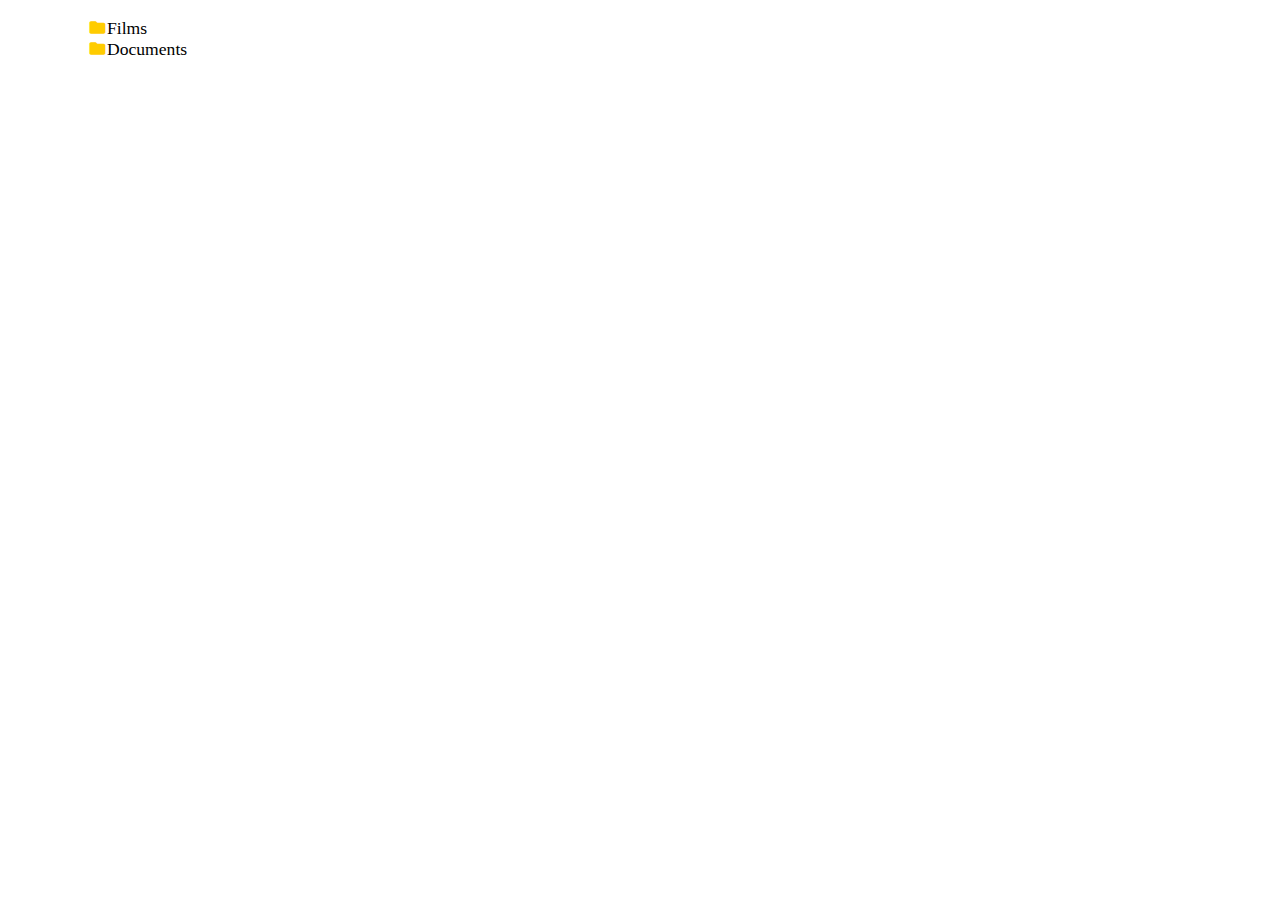
<file: FL12_HW11/homework/index.html>
<!-- DO NOT MODIFY THIS FILE -->
<!DOCTYPE html>
<html lang="en">
<head>
  <meta charset="UTF-8">
  <title>Homework 11 - DOM</title>
  <link rel="stylesheet" href="material-icons/material-icons.css">
  <link rel="stylesheet" href="styles.css">
</head>
<body>
  <div id="root"></div>
  <script src="app.js"></script>
</body>
</html>
</file>
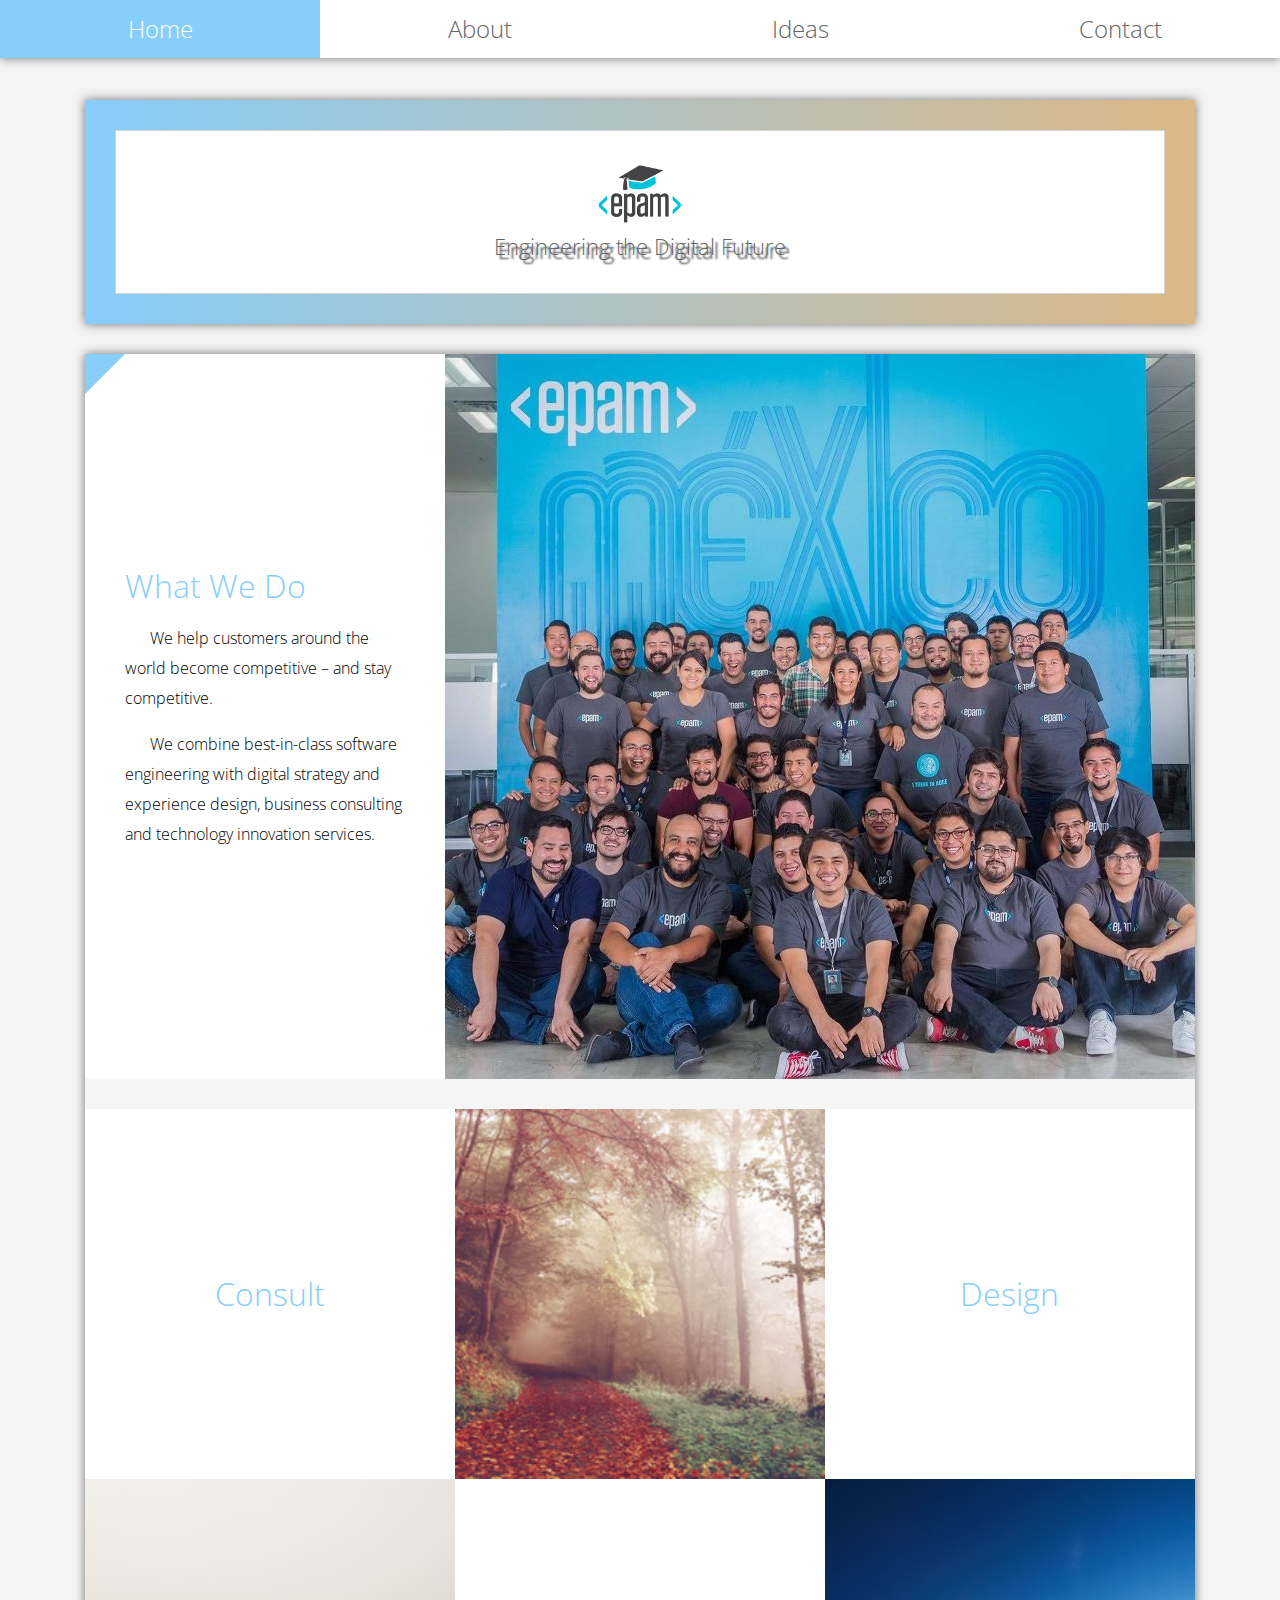
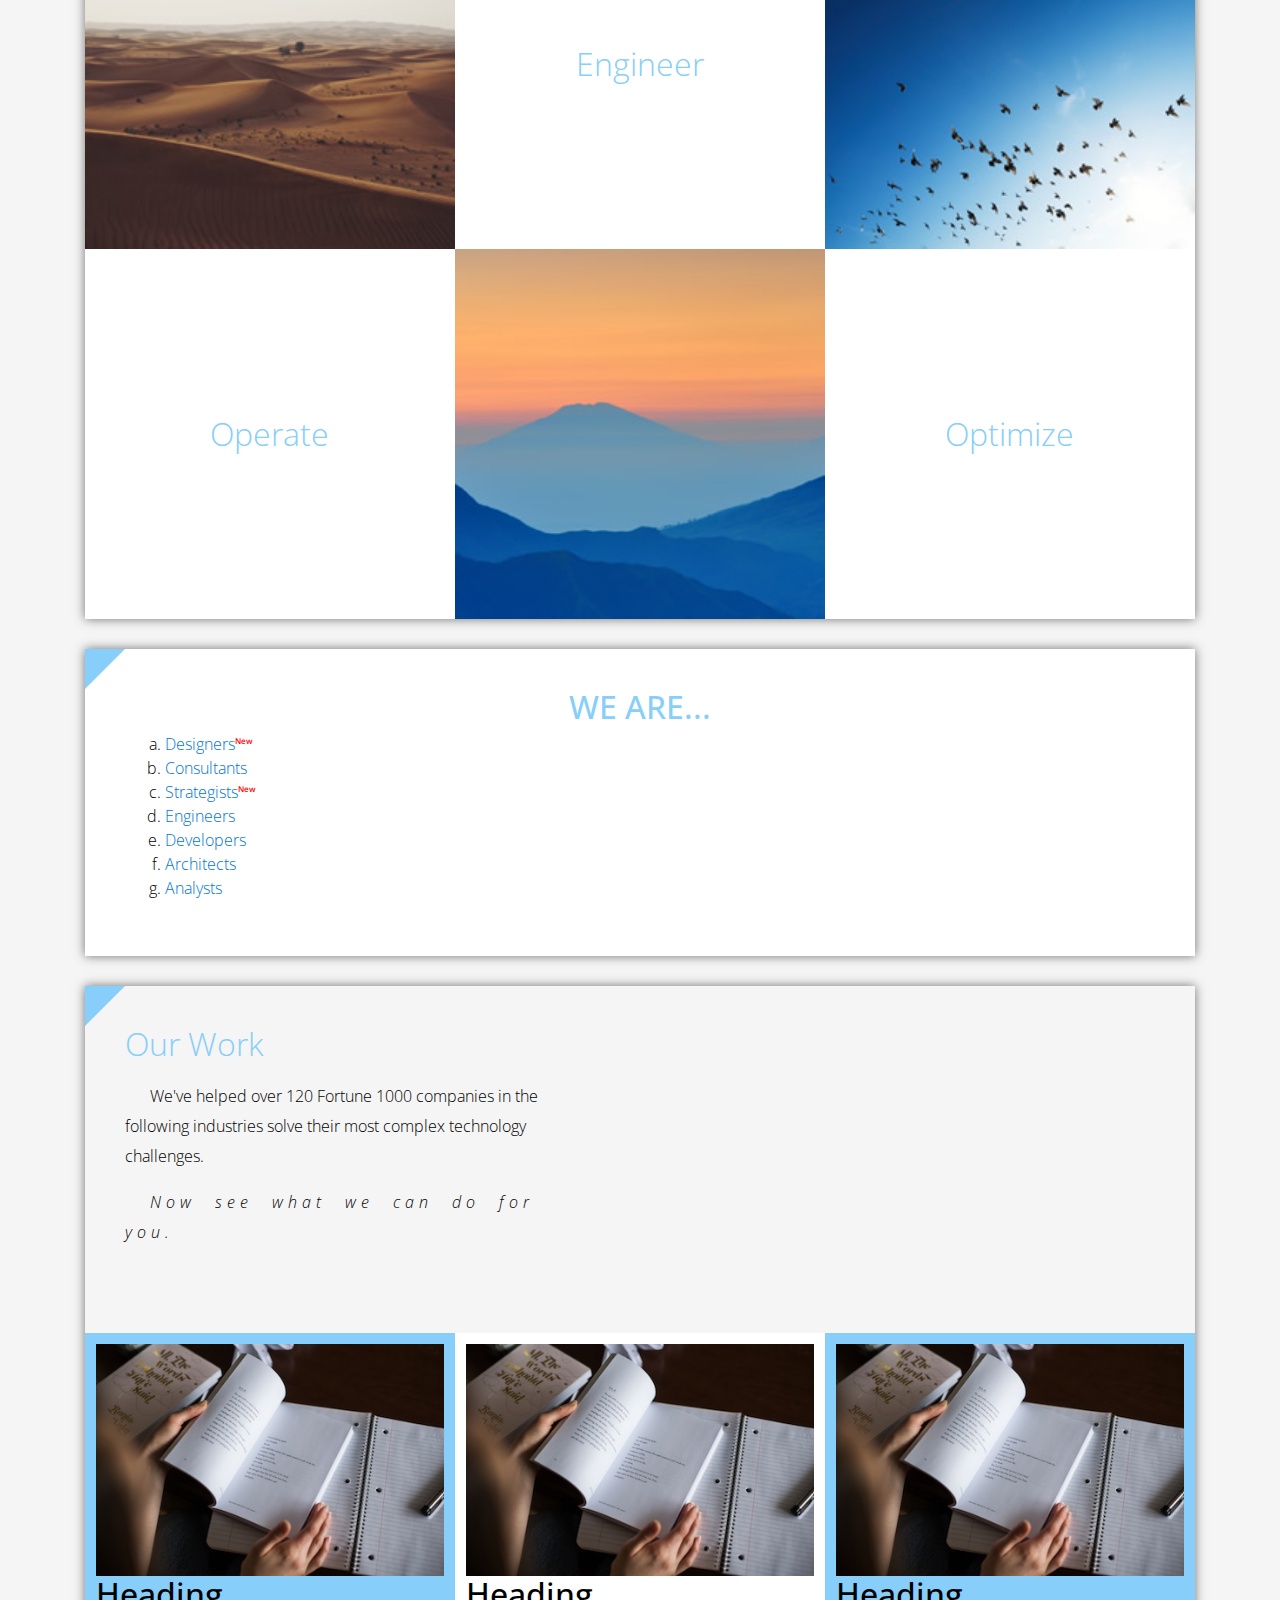
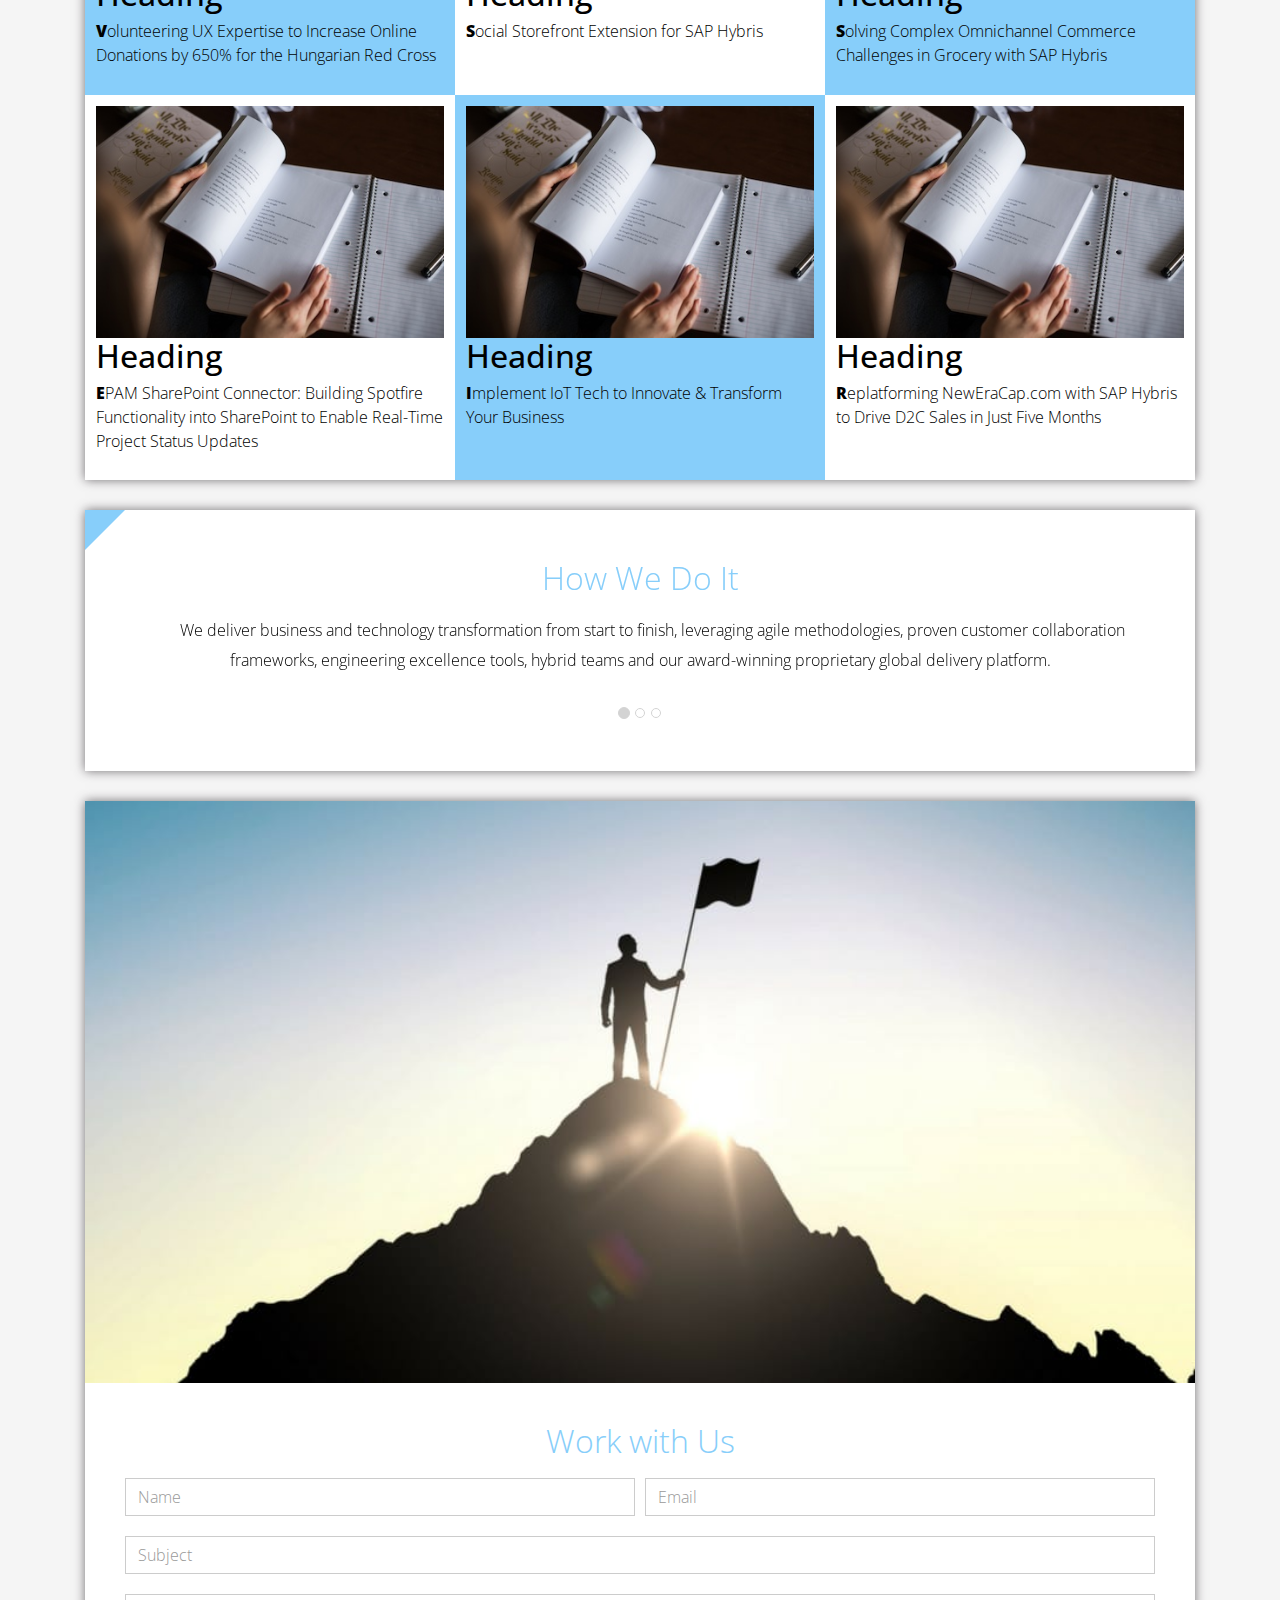
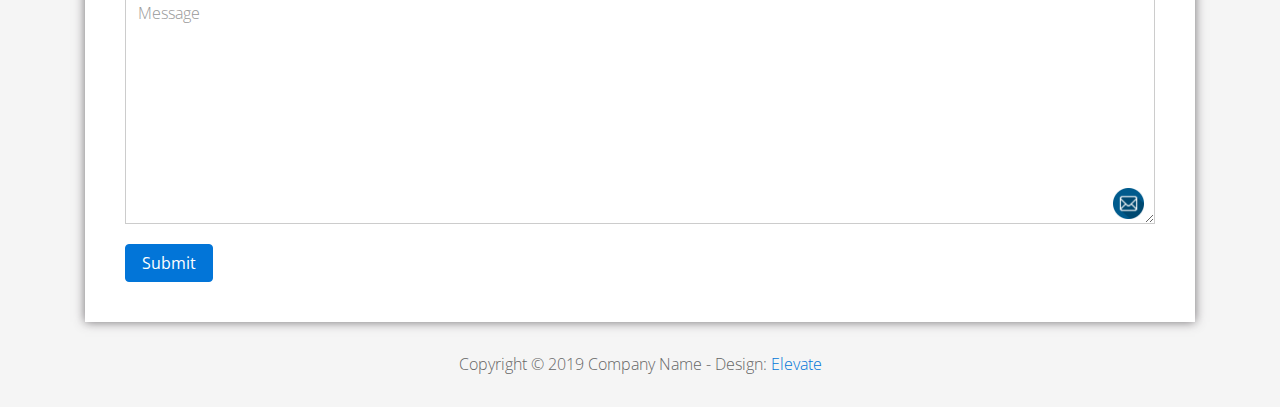
<file: FL12_HW2/homework/index.html>
<!DOCTYPE html>
<html lang="en">
<head>
  <meta charset="utf-8">
  <meta http-equiv="X-UA-Compatible" content="IE=edge">
  <meta name="viewport" content="width=device-width, initial-scale=1">

  <title>CSS Basics HW</title>



  <!-- load stylesheets -->
  <link rel="stylesheet" href="http://fonts.googleapis.com/css?family=Open+Sans:300,400">
  <!-- Google web font "Open Sans" -->
  <link rel="stylesheet" href="css/bootstrap.min.css">
  <!-- Bootstrap style -->
  <link rel="stylesheet" href="css/general.css">
  <link rel="stylesheet" href="css/style.css">
  <!-- Templatemo style -->
</head>

<body>
<div class="container">

  <div class="tm-sidebar">
    <nav class="tm-main-nav">
      <ul>
        <li class="tm-nav-item"><a href="#home" class="tm-nav-item-link">Home</a></li>
        <li class="tm-nav-item"><a href="#about" class="tm-nav-item-link">About</a></li>
        <li class="tm-nav-item"><a href="#ideas" class="tm-nav-item-link">Ideas</a></li>
        <li class="tm-nav-item"><a href="#contact" class="tm-nav-item-link">Contact</a></li>
      </ul>
    </nav>
  </div>

  <div class="tm-main-content">

    <div id="home" class="tm-content-box tm-content-header margin-b-10">
      <div class="tm-banner">
        <div class="tm-banner-inner">
          <img src="img/epam_logo.png" width="100" alt="">
          <p class="tm-banner-text">Engineering the Digital Future</p>
        </div>
      </div>
    </div>

    <section>
      <div class="tm-content-box flex-2-col">

        <div class="padding-medium flex-item tm-team-description-container flex-item">
          <h2 class="tm-section-title">What We Do</h2>
          <p class="tm-section-description">We help customers around the world become competitive – and stay competitive.</p>
          <p class="tm-section-description"> We combine best-in-class software engineering with digital strategy and experience design, business consulting and technology innovation services.</p>
        </div>
        <div class="flex-item tm-team-img">
          <img src="img/epam-mexico.jpg" alt="epam-mexico">
        </div>

      </div>

      <div id="about" class="tm-content-box">

        <ul class="boxes gallery-container">
          <li class="box box-bg">
            <h2 class="tm-section-title tm-section-title-box tm-box-bg-title">Consult</h2>
          </li>
          <li class="box">
            <a href="img/idea-large-01.jpg">
              <img src="img/idea-01.jpg" alt="Image" class="img-fluid thumbnail box-img">
            </a>
          </li>
          <li class="box box-bg">
            <h2 class="tm-section-title tm-section-title-box tm-box-bg-title">Design</h2>
          </li>
          <li class="box">
            <a href="img/idea-large-02.jpg">
              <img src="img/idea-02.jpg" alt="Image" class="img-fluid thumbnail box-img">
            </a>
          </li>
          <li class="box box-bg">
            <h2 class="tm-section-title tm-section-title-box tm-box-bg-title">Engineer</h2>
          </li>
          <li class="box">
            <a href="img/idea-large-03.jpg">
              <img src="img/idea-03.jpg" alt="Image" class="img-fluid thumbnail box-img">
            </a>
          </li>
          <li class="box box-bg">
            <h2 class="tm-section-title tm-section-title-box tm-box-bg-title">Operate</h2>
          </li>
          <li class="box">
            <a href="img/idea-large-04.jpg">
              <img src="img/idea-04.jpg" alt="Image" class="img-fluid thumbnail box-img">
            </a>
          </li>
          <li class="box box-bg">
            <h2 class="tm-section-title tm-section-title-box tm-box-bg-title">Optimize</h2>
          </li>
        </ul>

      </div>

    </section>

    <!-- slider -->
    <section class="heading tm-content-box">
      <div class="padding-medium">
        <h2> WE ARE...</h2>
        <ol>
          <li><a href="index.html" class="text">Designers</a></li>
          <li><a href="index.html">Consultants</a></li>
          <li><a href="#" class="text">Strategists</a></li>
          <li><a href="#">Engineers</a></li>
          <li><a href="#">Developers</a></li>
          <li><a href="#">Architects</a></li>
          <li><a href="#">Analysts</a></li>
        </ol>
      </div>
    </section>

    <section class="blocks">
      <div class="padding-medium flex-item tm-team-description-container">
        <h2 class="tm-section-title">Our Work</h2>
        <p class="tm-section-description">We've helped over 120 Fortune 1000 companies in the following industries solve their most complex technology challenges. </p>
        <p class="tm-section-description"> Now see what we can do for you.</p>
      </div>
      <div class="tm-content-box flex-2-col">
      </div>
      <div  class="tm-content-box">
        <ul class="boxes gallery-container">
          <li class="box box-work">
            <img src="img/study.jpeg" alt="Image" class="img-fluid">
            <div>
              <h2>Heading</h2>
              <p>Volunteering UX Expertise to Increase Online Donations by 650% for the Hungarian Red Cross</p>
            </div>
          </li>
          <li class="box box-work">
            <img src="img/study.jpeg" alt="Image" class="img-fluid">
            <div>
              <h2>Heading</h2>
              <p>Social Storefront Extension for SAP Hybris</p>
            </div>
          </li>
          <li class="box box-work">
            <img src="img/study.jpeg" alt="Image" class="img-fluid">
            <div>
              <h2>Heading</h2>
              <p>Solving Complex Omnichannel Commerce Challenges in Grocery with SAP Hybris</p>
            </div>
          </li>
          <li class="box box-work">
            <img src="img/study.jpeg" alt="Image" class="img-fluid">
            <div>
              <h2>Heading</h2>
              <p>EPAM SharePoint Connector: Building Spotfire Functionality into SharePoint to Enable Real-Time Project Status Updates</p>
            </div>
          </li>
          <li class="box box-work">
            <img src="img/study.jpeg" alt="Image" class="img-fluid">
            <div>
              <h2>Heading</h2>
              <p>Implement IoT Tech to Innovate &amp; Transform Your Business</p>
            </div>
          </li>
          <li class="box box-work">
            <img src="img/study.jpeg" alt="Image" class="img-fluid">
            <div>
              <h2>Heading</h2>
              <p>Replatforming NewEraCap.com with SAP Hybris to Drive D2C Sales in Just Five Months</p>
            </div>
          </li>
        </ul>

      </div>
    </section>

    <section id="ideas">
      <div id="tmCarousel" class="carousel slide tm-content-box" data-ride="carousel">

        <ol class="carousel-indicators">
          <li data-target="#tmCarousel" data-slide-to="0" class="active"></li>
          <li data-target="#tmCarousel" data-slide-to="1" class=""></li>
          <li data-target="#tmCarousel" data-slide-to="2" class=""></li>
        </ol>

        <div class="carousel-inner" role="listbox">

          <div class="carousel-item active">
            <div class="carousel-content">
              <div class="flex-item">
                <h2 class="tm-section-title">How We Do It</h2>
                <p class="tm-section-description carousel-description">We deliver business and technology transformation from start to finish, leveraging agile methodologies, proven customer collaboration frameworks, engineering excellence tools, hybrid teams and our award-winning proprietary global delivery platform.</p>
              </div>
            </div>
          </div>

          <div class="carousel-item">
            <div class="carousel-content">
              <div class="flex-item">
                <h2 class="tm-section-title">Our Clients</h2>
                <p class="tm-section-description carousel-description">Lorem ipsum dolor sit amet,
                  consectetur adipiscing elit. Quisque vel nisi pharetra nibh varius pharetra ac
                  sagittis nisi. Etiam pharetra vestibulum hendrerit. Pellentesque interdum metus
                  sed massa rutrum.</p>
              </div>
            </div>
          </div>

          <div class="carousel-item">
            <div class="carousel-content">
              <div class="flex-item">
                <h2 class="tm-section-title">Our Projects</h2>
                <p class="tm-section-description carousel-description">Donec ex libero, fringilla
                  vitae purus sit amet, rhoncus pharetra lorem. Pellentesque id sem id lacus
                  ultricies vehicula. Aliquam rutrum mi non. Pellentesque interdum metus sed massa
                  rutrum.</p>
              </div>
            </div>
          </div>

        </div>

      </div>
    </section>

    <section class="tm-content-box">
      <img src="img/contact-us.jpg" alt="Contact image" class="img-fluid img-contact-us">

      <div id="contact" class="padding-medium">
        <h2 class="tm-section-title">Work with Us</h2>
        <form action="#contact" method="get" class="contact-form">

          <div class="form-group col-xs-12 col-sm-12 col-md-6 col-lg-6 form-group-2-col-left">
            <input type="text" id="contact_name" name="contact_name" class="form-control"
                   placeholder="Name" required/>
          </div>
          <div class="form-group col-xs-12 col-sm-12 col-md-6 col-lg-6 form-group-2-col-right mandatory-field">
            <input type="email" id="contact_email" name="contact_email" class="form-control"
                   placeholder="Email" required/>
          </div>
          <div class="form-group">
            <input type="text" id="contact_subject" name="contact_subject" class="form-control"
                   placeholder="Subject" required/>
          </div>
          <div class="form-group">
            <textarea id="contact_message" name="contact_message" class="form-control" rows="9"
                      placeholder="Message" required></textarea>
          </div>

          <button type="submit" class="btn btn-primary submit-btn">Submit</button>

        </form>
      </div>
    </section>

    <footer class="tm-footer">
      <p class="text-xs-center">Copyright &copy; 2019 Company Name

        - Design: <a rel="nofollow" href="http://www.templatemo.com/tm-481-elevate"
                     target="_parent">Elevate</a></p>
    </footer>

  </div>

</div>

</body>
</html>
</file>
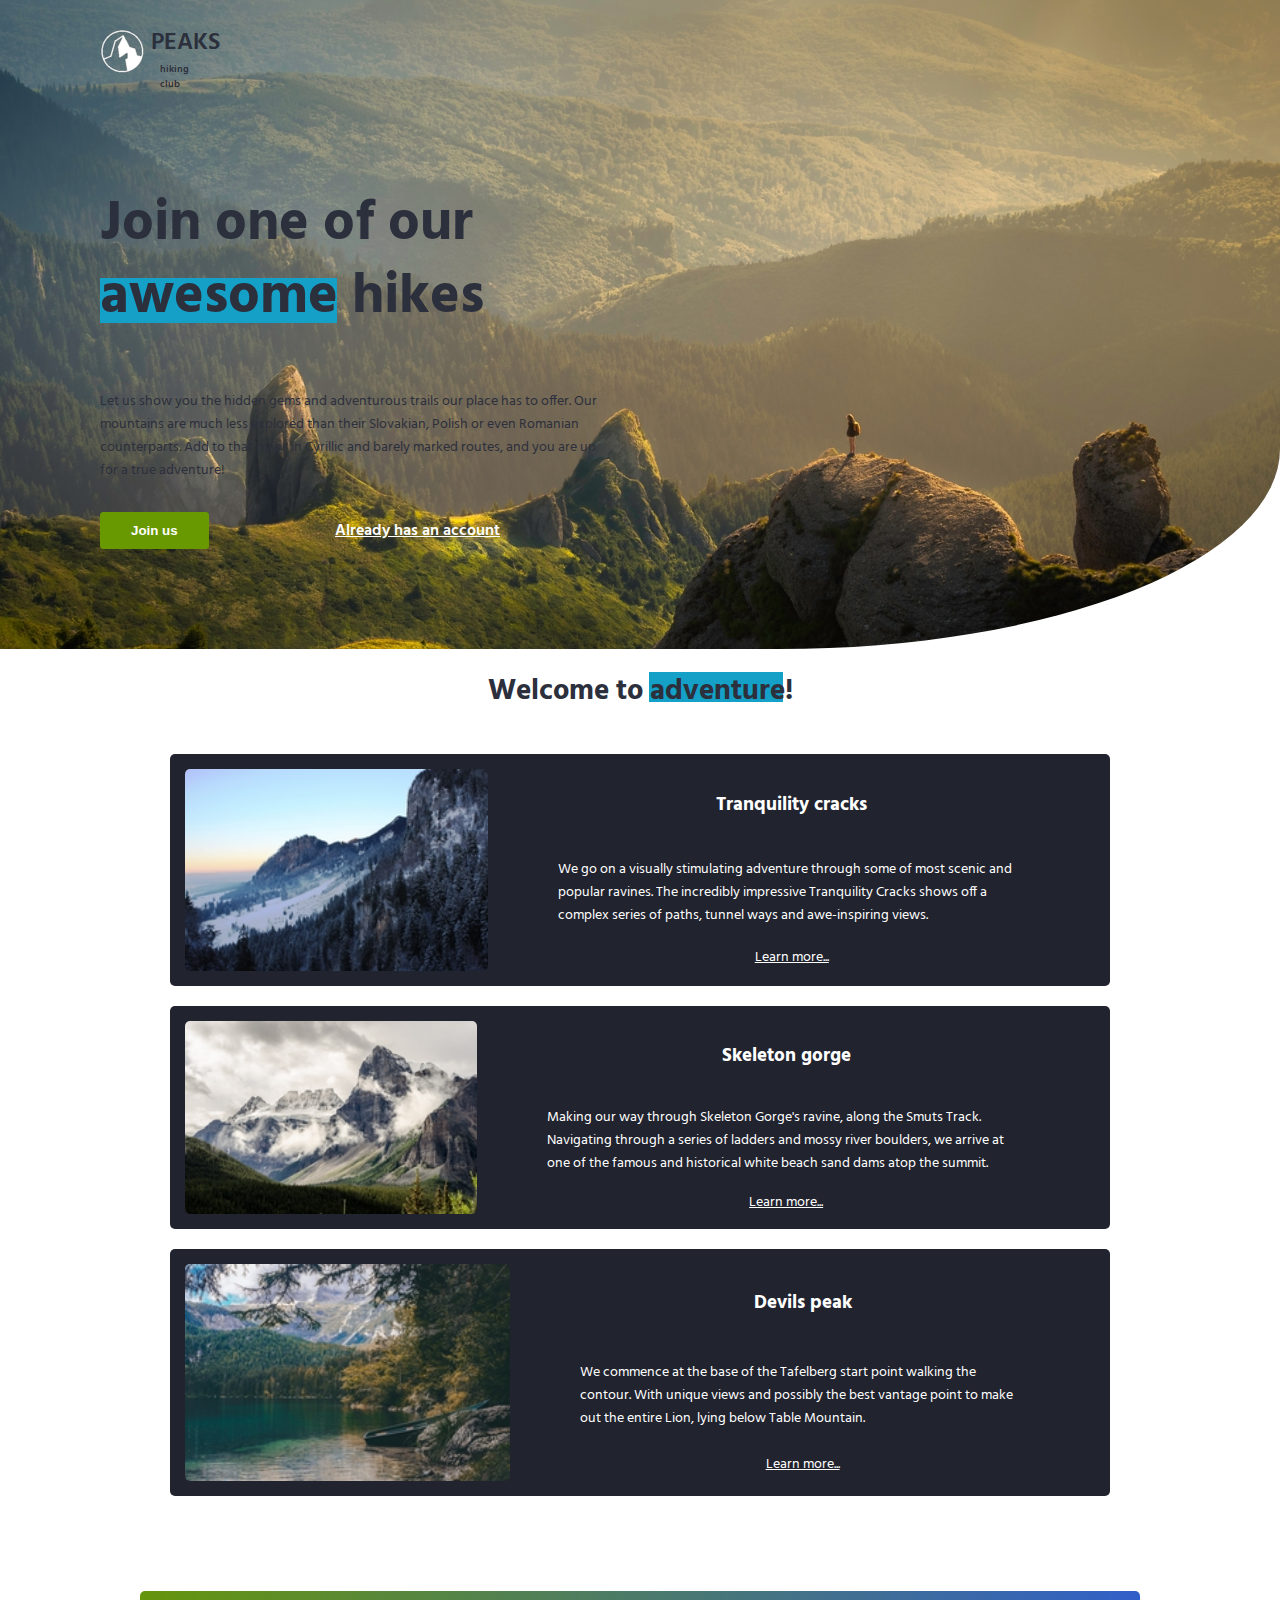
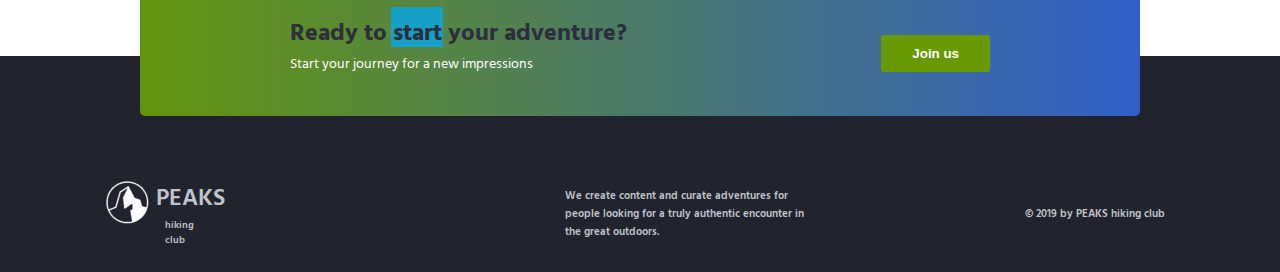
<file: FL12_HW3/homework/index.html>
<!DOCTYPE html>
<html lang="en">

<head>
    <meta charset="UTF-8">
    <meta name="viewport" content="width=device-width, initial-scale=1.0">
    <meta http-equiv="X-UA-Compatible" content="ie=edge">
    <link href="https://fonts.googleapis.com/css?family=Hind:400,600%7CSource+Sans+Pro:400,600,700%7CFresca"
          rel="stylesheet"/>

    <!-- Styles should be switched here: -->

    <link rel="stylesheet" type="text/css" href="css/style1.css">
<!--         <link rel="stylesheet" type="text/css" href="css/style2.css">-->

    <title>PEAKS hiking club</title>
</head>

<body>
<header class="header">
    <div class="header-wrap">
        <div class="landing-logo">
            <img src="img/m-logo.png" alt="logo"/>
            <p>PEAKS<span>hiking club</span></p>
        </div>
        <p class="header_heading">
            Join one of our awesome hikes
        </p>
        <p class="header_text">
            Let us show you the hidden gems and adventurous trails our place has to offer.
            Our mountains are much less explored than their Slovakian,
            Polish or even Romanian counterparts. Add to that maps in Cyrillic and barely marked routes,
            and you are up for a true adventure!
        </p>
        <div>
            <button class="header_button">Join us</button>
            <a href="#" class="login">Already has an account</a>
        </div>
    </div>
</header>
<main class="section">
    <p class="section_text">
        Welcome to adventure!
    </p>
    <div class="section_card_wrap">
        <div class="section_card">
            <img class="section_card_img"
                 src="img/m-1.jpg"
                 alt="experts"/>
            <div class="section_card_right_container">
                <p class="section_card_heading">
                    Tranquility cracks
                </p>
                <p class="section_card_text">
                    We go on a visually stimulating adventure through some of most scenic and popular ravines.
                    The incredibly impressive Tranquility Cracks shows off a complex series of paths, tunnel ways and
                    awe-inspiring views.
                </p>
                <a href="#" class="section_link">Learn more...</a>
            </div>
        </div>
        <div class="section_card">
            <img class="section_card_img"
                 src="img/m-2.jpg"
                 alt="content formats"/>
            <div class="section_card_right_container">
                <p class="section_card_heading">
                    Skeleton gorge
                </p>
                <p class="section_card_text">
                    Making our way through Skeleton Gorge's ravine, along the Smuts Track.
                    Navigating through a series of ladders and mossy river boulders, we arrive at one of the famous and
                    historical white beach sand dams atop the summit.
                </p>
                <a href="#" class="section_link">Learn more...</a>
            </div>
        </div>
        <div class="section_card">
            <img class="section_card_img"
                 src="img/m-3.jpg"
                 alt="certificate"/>
            <div class="section_card_right_container">
                <p class="section_card_heading">
                    Devils peak
                </p>
                <p class="section_card_text">
                    We commence at the base of the Tafelberg start point walking the contour.
                    With unique views and possibly the best vantage point to make out the entire Lion, lying below Table
                    Mountain.
                </p>
                <a href="#" class="section_link">Learn more...</a>
            </div>
        </div>
    </div>
    <div class="section_banner">
        <div class="section_banner_text_wrap">
            <p class="section_banner_heading">
                Ready to start your adventure?
            </p>
            <p class="section_banner_text">
                Start your journey for a new impressions
            </p>
        </div>
        <button class="section_banner_button">Join us</button>
    </div>
</main>
<footer class="footer">
    <div class="footer-wrap">
        <div class="footer_logo landing-logo">
            <img src="img/m-logo.png" alt="logo"/>
            <p>PEAKS<span>hiking club</span></p>
        </div>
        <p class="footer_text">
            We create content and curate adventures for people looking for a truly authentic encounter in the great
            outdoors.
        </p>
        <span class="footer-cr">
          &copy; 2019 by PEAKS hiking club
        </span>
    </div>
</footer>
</body>

</html>
</file>
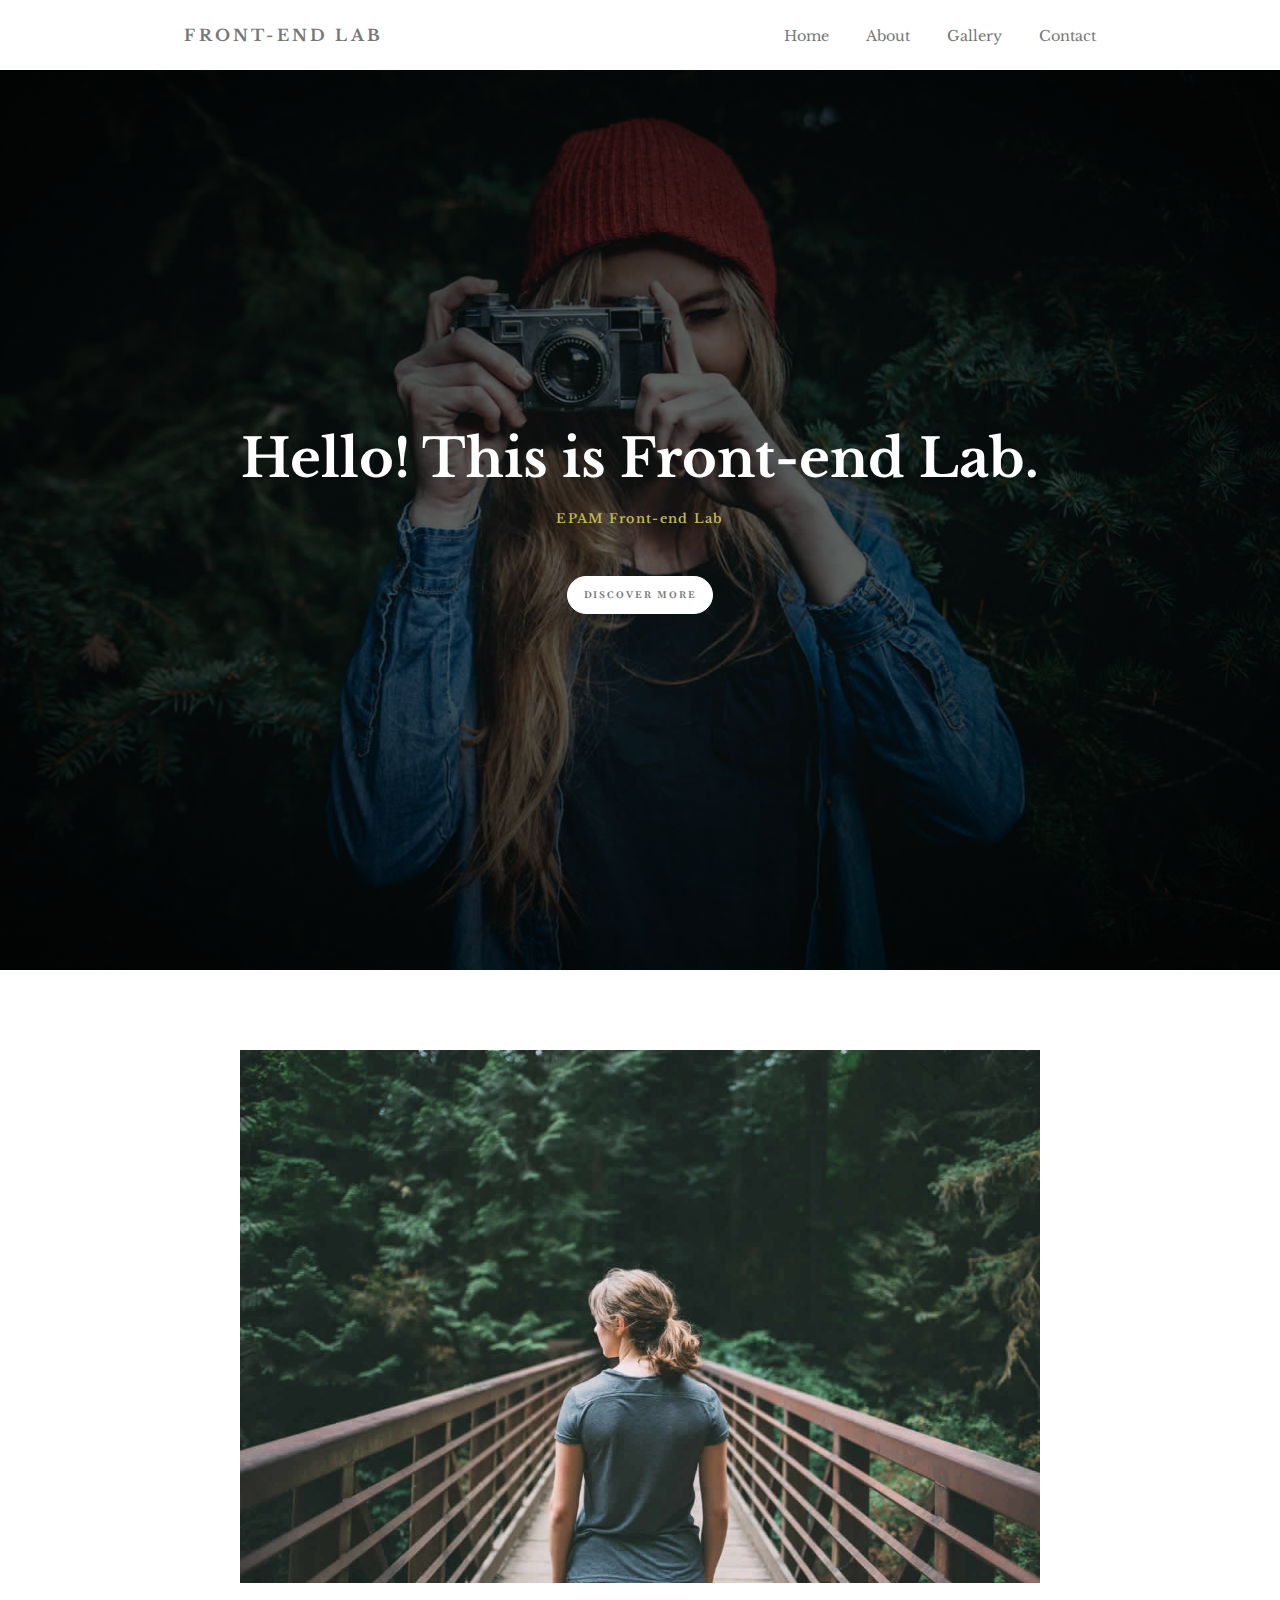
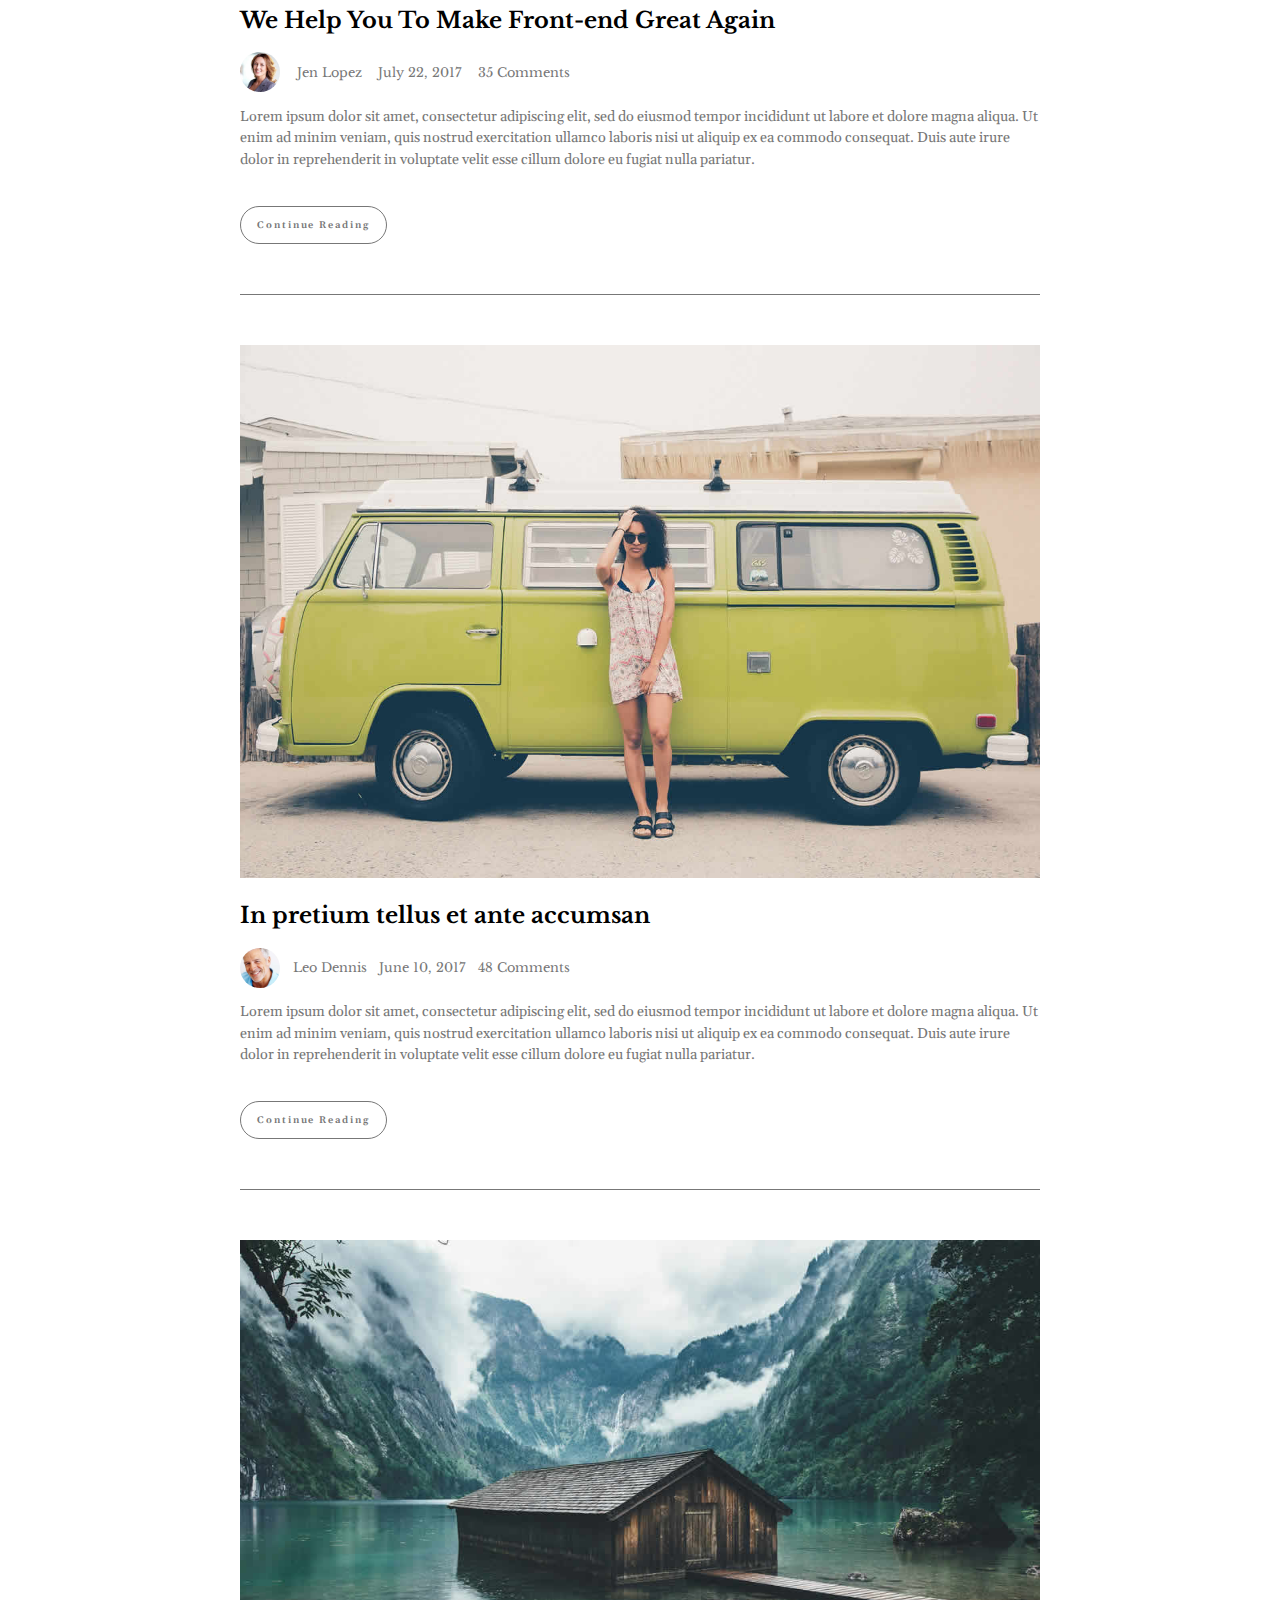
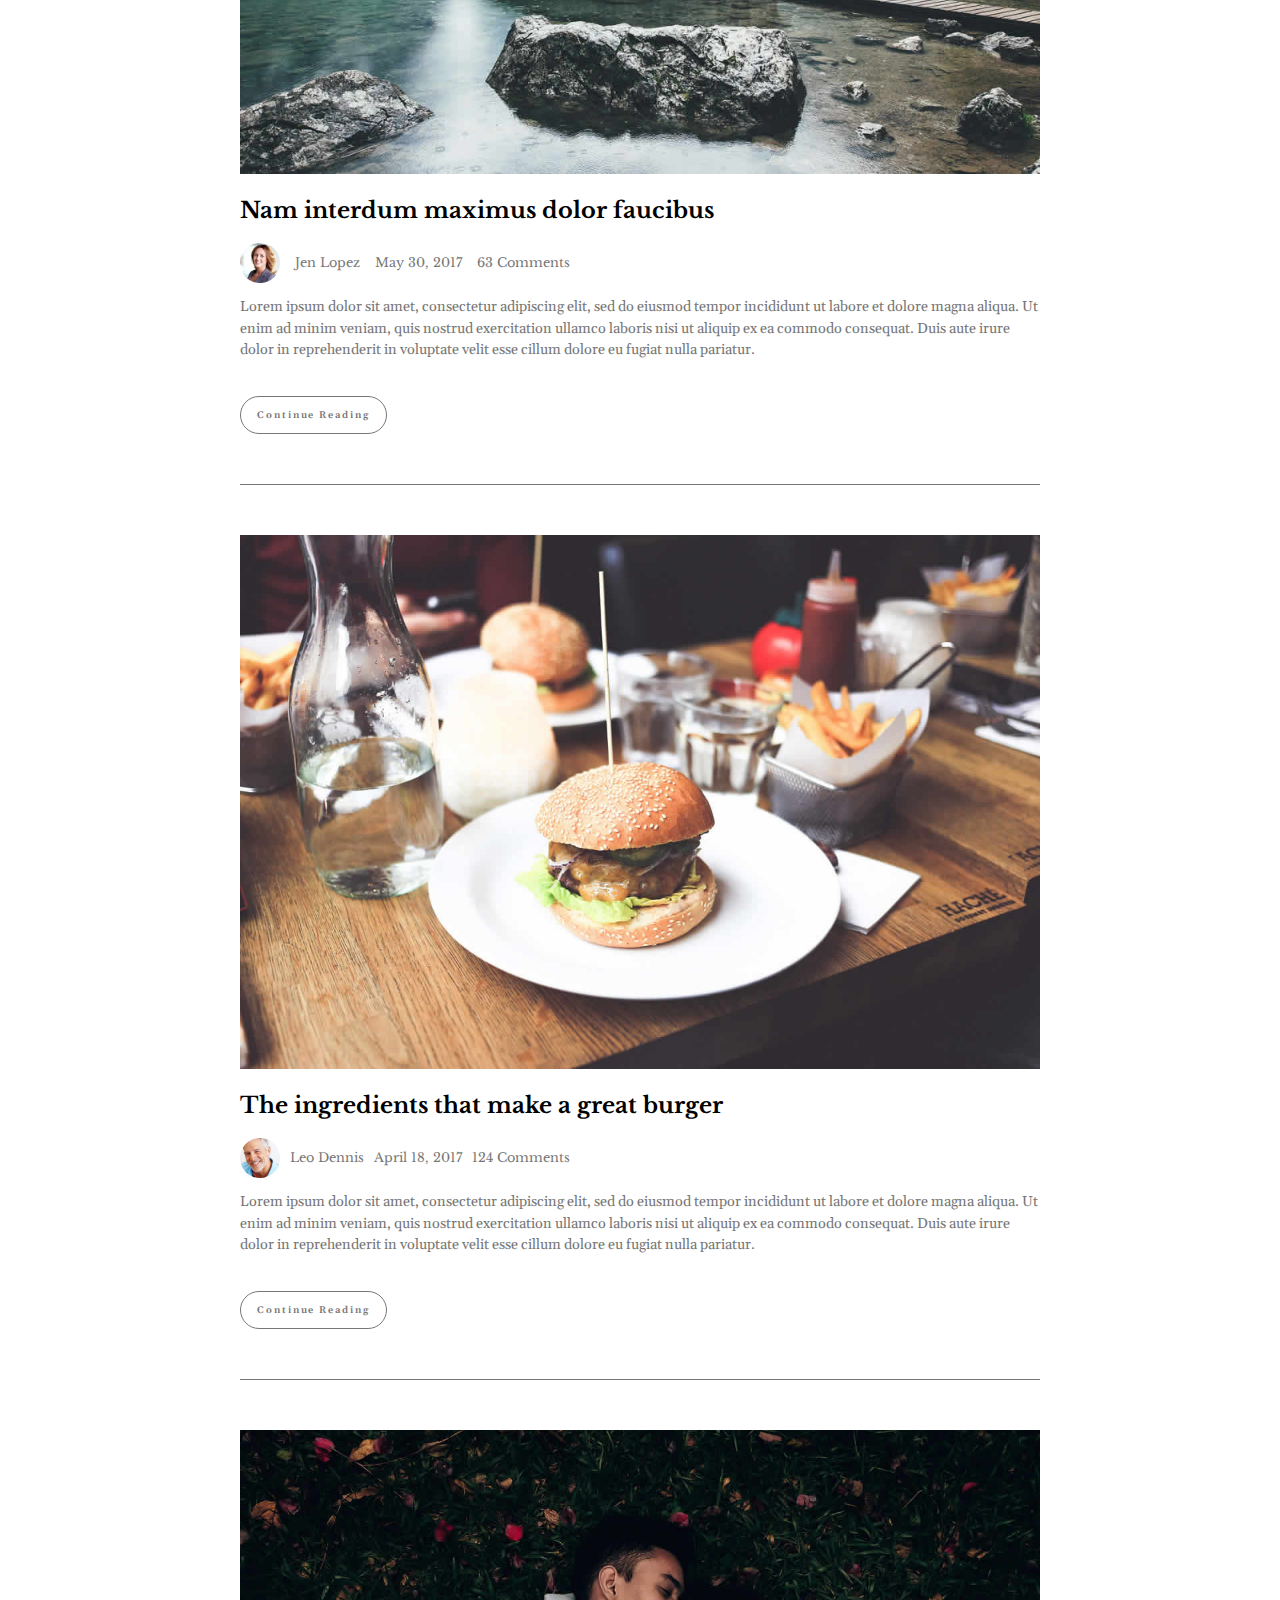
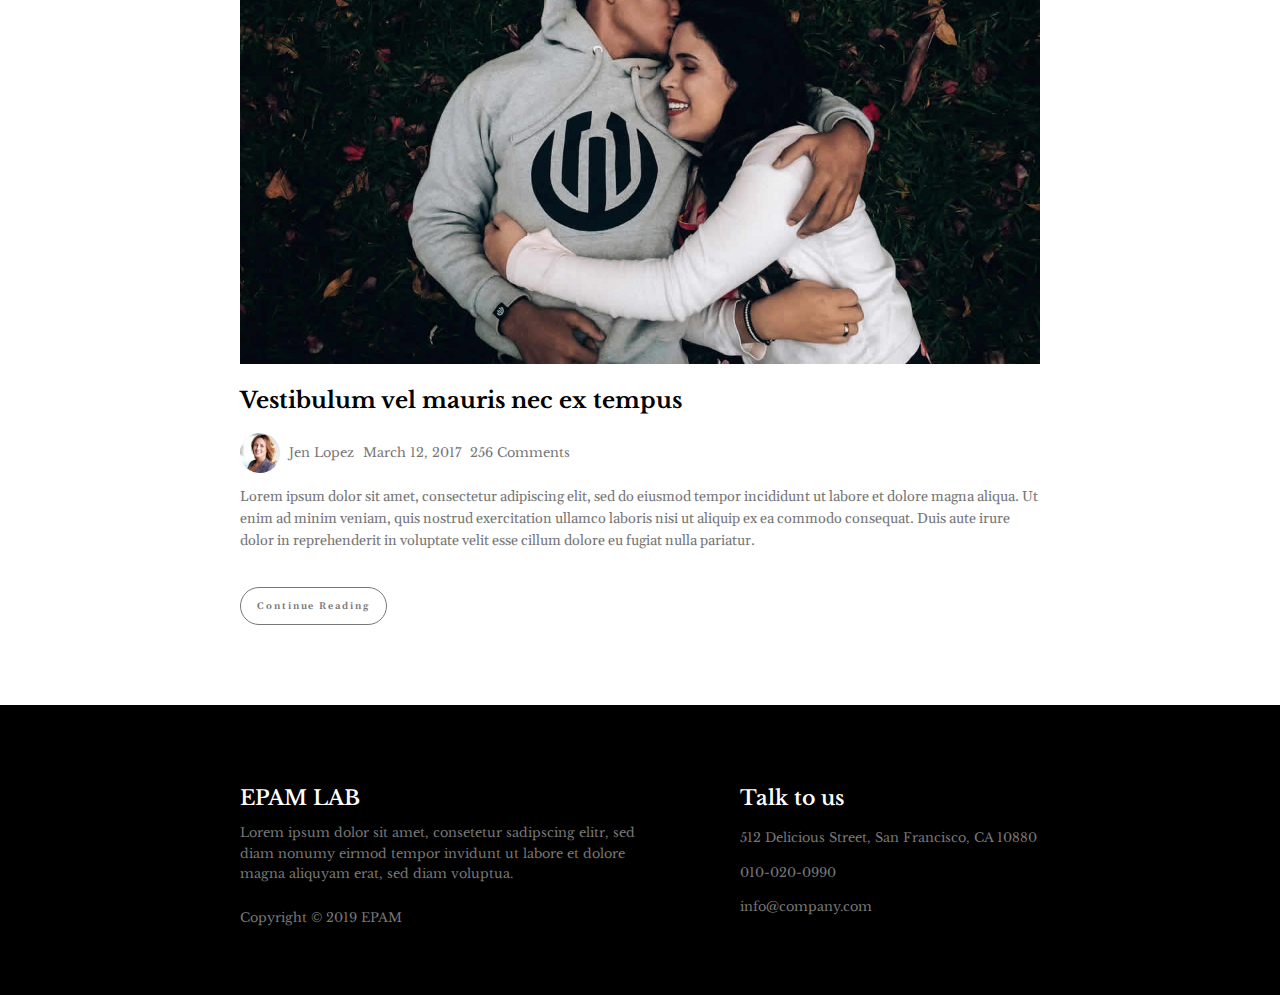
<file: FL12_HW4/homework/index.html>
<!DOCTYPE html>
<html lang="zxx">
<head>
    <meta charset="UTF-8">
    <link href="https://fonts.googleapis.com/css?family=Gelasio&display=swap" rel="stylesheet">
    <link href="https://fonts.googleapis.com/css?family=Libre+Baskerville&display=swap" rel="stylesheet">
    <link rel="stylesheet" href="css/style.css">
    <title>Front-end Lab</title>
</head>
<body>
   <header class="header">
       <nav class="nav">
           <div class="logo">Front-end Lab</div>
           <ul class="nav_menu">
               <li><a href="#">Home</a></li>
               <li><a href="#">About</a></li>
               <li><a href="#">Gallery</a></li>
               <li><a href="#">Contact</a></li>
           </ul>
       </nav>
       <section class="hero-section">
           <h1 class="hero_section__heading">Hello! This is Front-end Lab.</h1>
           <p class="hero_section__description">EPAM Front-end Lab</p>
           <button class="button hero_section__button">Discover More</button>
       </section>
   </header>   
   <main class="main">
       <article class="article_preview">
           <img class="article_preview__img" src="img/blog-image1.jpg" alt="girl on the bridge">
           <h2 class="article_preview__heading">We Help You To Make Front-end Great Again</h2>
           <div class="article_preview__info">
               <img class="article_preview__author-avatar" src="img/author-image1.jpg" alt="Jen Lopez">
               <span class="article_preview__author-name">Jen Lopez</span>
               <span class="article_preview__date">July 22, 2017</span>
               <span class="article_preview__comments">35 Comments</span>
           </div>
           <p class="article_preview__text">Lorem ipsum dolor sit amet, consectetur adipiscing elit, sed do eiusmod tempor incididunt ut labore et dolore magna aliqua. Ut enim ad minim veniam, quis nostrud exercitation ullamco laboris nisi ut aliquip ex ea commodo consequat. Duis aute irure dolor in reprehenderit in voluptate velit esse cillum dolore eu fugiat nulla pariatur.</p>
           <button class="button article_preview__button">Continue Reading</button>
       </article>
       <article class="article_preview">
           <img class="article_preview__img" src="img/blog-image2.jpg" alt="girl is standing next to the car">
           <h2 class="article_preview__heading">In pretium tellus et ante accumsan</h2>
           <div class="article_preview__info">
               <img class="article_preview__author-avatar" src="img/author-image2.jpg" alt="Leo Dennis">
               <span class="article_preview__author-name">Leo Dennis</span>
               <span class="article_preview__date">June 10, 2017</span>
               <span class="article_preview__comments">48 Comments</span>
           </div>
           <p class="article_preview__text">Lorem ipsum dolor sit amet, consectetur adipiscing elit, sed do eiusmod tempor incididunt ut labore et dolore magna aliqua. Ut enim ad minim veniam, quis nostrud exercitation ullamco laboris nisi ut aliquip ex ea commodo consequat. Duis aute irure dolor in reprehenderit in voluptate velit esse cillum dolore eu fugiat nulla pariatur.</p>
           <button class="button article_preview__button">Continue Reading</button>
       </article>
       <article class="article_preview">
           <img class="article_preview__img" src="img/blog-image3.jpg" alt="building, lake and mountains">
           <h2 class="article_preview__heading">Nam interdum maximus dolor faucibus</h2>
           <div class="article_preview__info">
               <img class="article_preview__author-avatar" src="img/author-image1.jpg" alt="Jen Lopez">
               <span class="article_preview__author-name">Jen Lopez</span>
               <span class="article_preview__date">May 30, 2017</span>
               <span class="article_preview__comments">63 Comments</span>
           </div>
           <p class="article_preview__text">Lorem ipsum dolor sit amet, consectetur adipiscing elit, sed do eiusmod tempor incididunt ut labore et dolore magna aliqua. Ut enim ad minim veniam, quis nostrud exercitation ullamco laboris nisi ut aliquip ex ea commodo consequat. Duis aute irure dolor in reprehenderit in voluptate velit esse cillum dolore eu fugiat nulla pariatur.</p>
           <button class="button article_preview__button">Continue Reading</button>
       </article>
       <article class="article_preview">
           <img class="article_preview__img" src="img/blog-image4.jpg" alt="burgers and fries">
           <h2 class="article_preview__heading">The ingredients that make a great burger</h2>
           <div class="article_preview__info">
               <img class="article_preview__author-avatar" src="img/author-image2.jpg" alt="Leo Dennis">
               <span class="article_preview__author-name">Leo Dennis</span>
               <span class="article_preview__date">April 18, 2017</span>
               <span class="article_preview__comments">124 Comments</span>
           </div>
           <p class="article_preview__text">Lorem ipsum dolor sit amet, consectetur adipiscing elit, sed do eiusmod tempor incididunt ut labore et dolore magna aliqua. Ut enim ad minim veniam, quis nostrud exercitation ullamco laboris nisi ut aliquip ex ea commodo consequat. Duis aute irure dolor in reprehenderit in voluptate velit esse cillum dolore eu fugiat nulla pariatur.</p>
           <button class="button article_preview__button">Continue Reading</button>
       </article>
       <article class="article_preview">
           <img class="article_preview__img" src="img/blog-image5.jpg" alt="loving couple">
           <h2 class="article_preview__heading">Vestibulum vel mauris nec ex tempus</h2>
           <div class="article_preview__info">
               <img class="article_preview__author-avatar" src="img/author-image1.jpg" alt="Jen Lopez">
               <span class="article_preview__author-name">Jen Lopez</span>
               <span class="article_preview__date">March 12, 2017</span>
               <span class="article_preview__comments">256 Comments</span>
           </div>
           <p class="article_preview__text">Lorem ipsum dolor sit amet, consectetur adipiscing elit, sed do eiusmod tempor incididunt ut labore et dolore magna aliqua. Ut enim ad minim veniam, quis nostrud exercitation ullamco laboris nisi ut aliquip ex ea commodo consequat. Duis aute irure dolor in reprehenderit in voluptate velit esse cillum dolore eu fugiat nulla pariatur.</p>
           <button class="button article_preview__button">Continue Reading</button>
       </article>       
   </main>   
   <footer class="footer">
       <div class="footer_company_info">
           <div class="footer_company_info__logo">EPAM LAB</div>
           <p class="footer_company_info__text">Lorem ipsum dolor sit amet, consetetur sadipscing elitr, sed diam nonumy eirmod tempor invidunt ut labore et dolore magna aliquyam erat, sed diam voluptua.</p>
           <p class="footer_company_info__copy">Copyright&nbsp;&copy;&nbsp;2019&nbsp;EPAM</p>
       </div>
       <div class="footer_contact_info">
           <div class="footer_contact_info__text">Talk to us</div>
           <address class="footer_contact_info__address">512 Delicious Street, San Francisco, CA 10880</address>
           <a class="footer_contact_info__tel" href="tel:0100200990">010-020-0990</a>          
           <a class="footer_contact_info__email" href="mailto:info@company.com">info@company.com</a> 
       </div>
   </footer>    
</body>
</html>
</file>
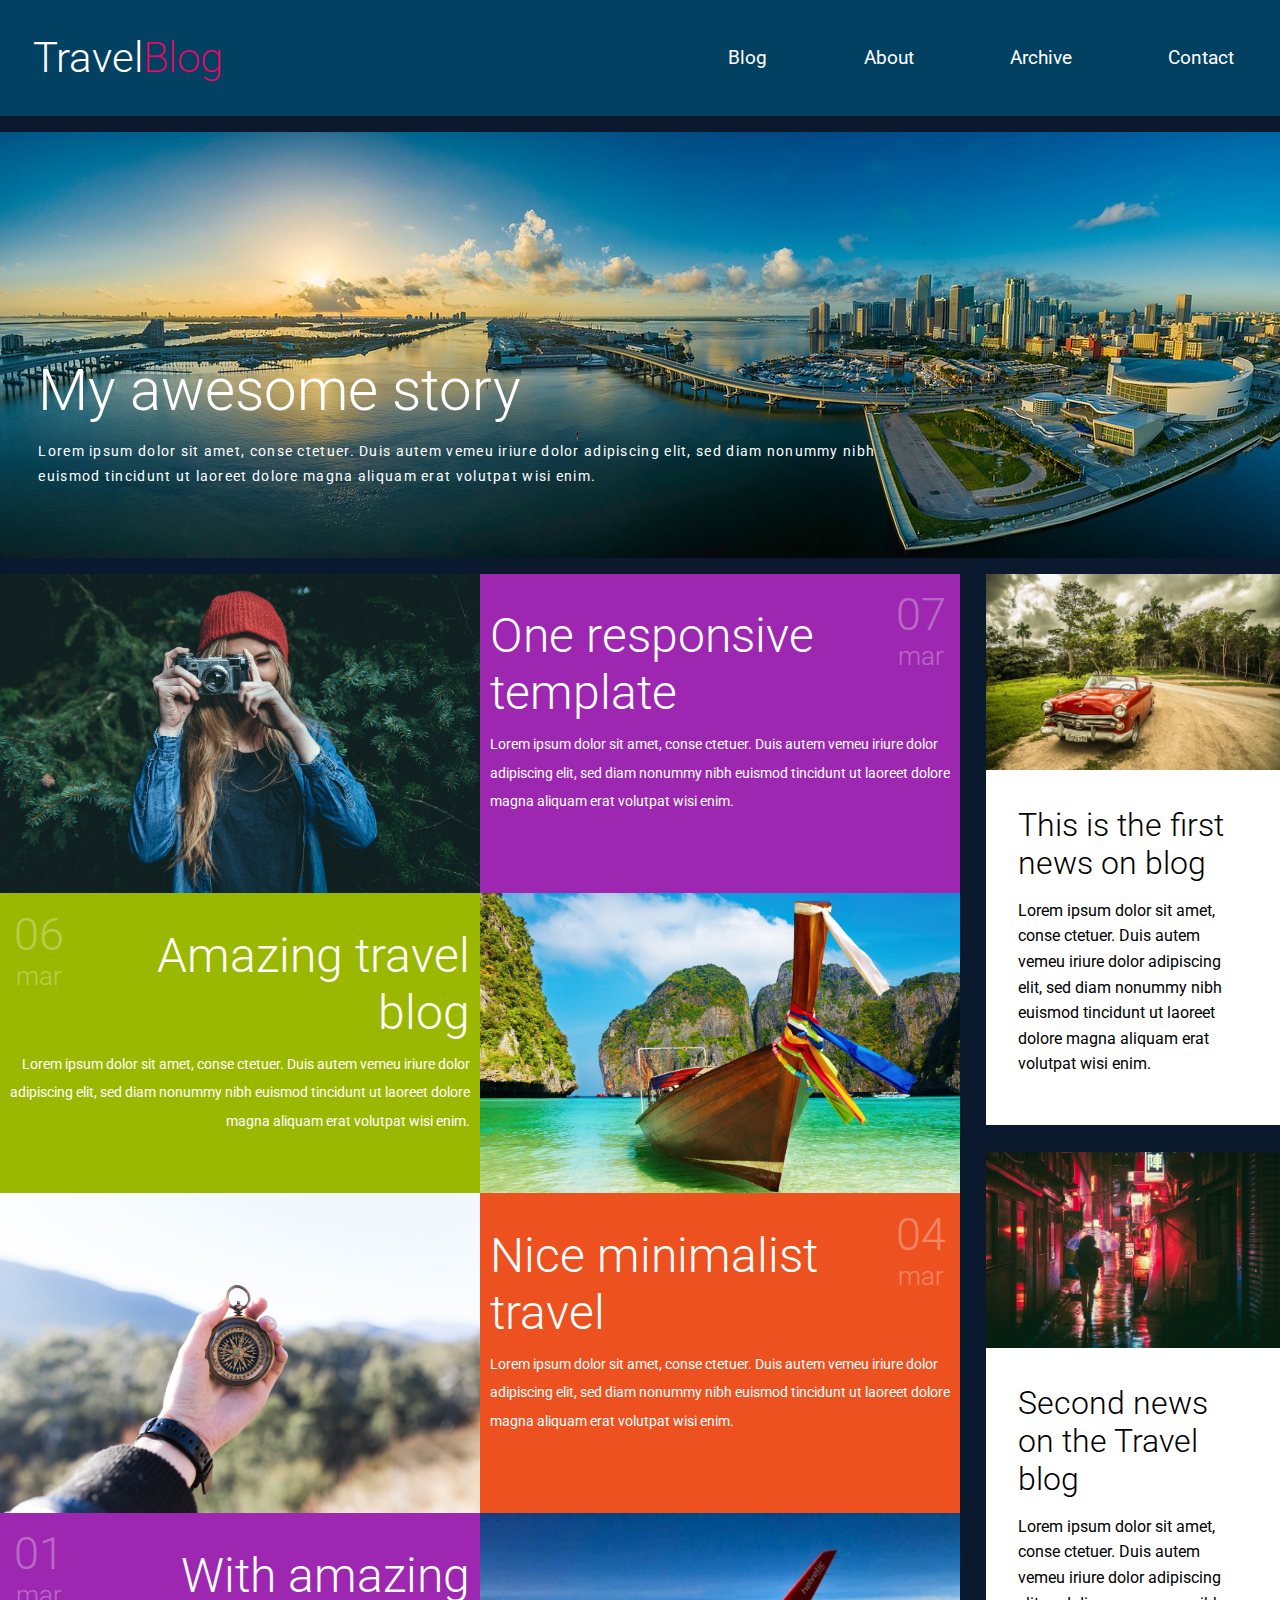
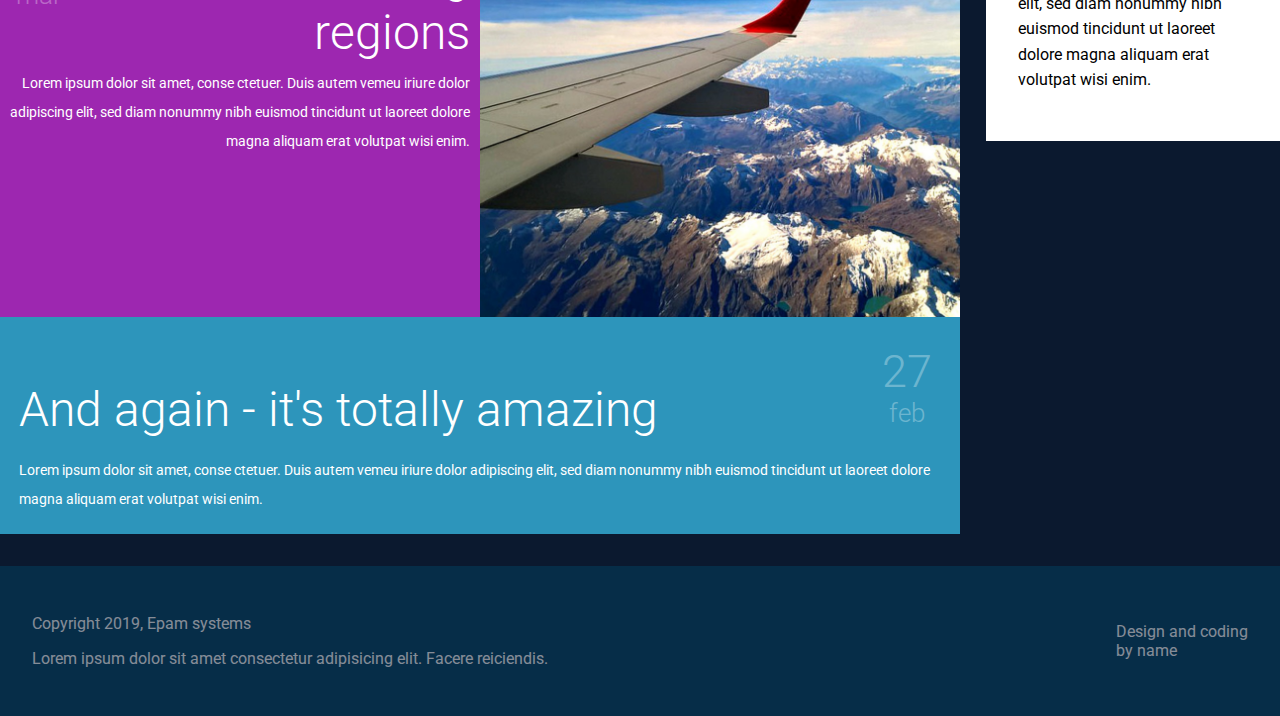
<file: FL12_HW5/homework/index.html>
<!DOCTYPE html>
<html lang="zxx">
<head>
  <meta charset="UTF-8">
  <meta name="viewport" content="width=device-width, initial-scale=1.0">
  <meta http-equiv="X-UA-Compatible" content="ie=edge">
  <link rel="stylesheet" href="css/styles.css">
  <link href='https://fonts.googleapis.com/css?family=Roboto:400,100,300,700&subset=latin,latin-ext' rel='stylesheet' type='text/css'>     
  <title>Responsive</title>
</head>
<body>
    <header class="header">
        <nav class="nav">
            <div class="sandwich">
                <div class="sandwich__row"></div>
                <div class="sandwich__row"></div>
                <div class="sandwich__row"></div>
            </div>
            <div class="logo"> Travel<span class="red">Blog</span></div>
            <ul class="menu">
                <li class="menu__item"><a href="#">Blog</a></li>
                <li class="menu__item"><a href="#">About</a></li>
                <li class="menu__item"><a href="#">Archive</a></li>
                <li class="menu__item"><a href="#">Contact</a></li>
            </ul>
        </nav>
        <article class="header_post">
            <h1 class="header_post__heading">My awesome story</h1>
            <p class="header_post__text">Lorem ipsum dolor sit amet, conse ctetuer. Duis autem vemeu iriure dolor adipiscing elit, sed diam nonummy nibh euismod tincidunt ut laoreet dolore magna aliquam erat volutpat wisi enim.</p>
        </article>
    </header>
    <main class="main">
        <div class="posts_group">
           <div class="post no_image_post">
               <section class="post__text_part lightblue">
                   <div class="post__header">
                       <div class="post__date">
                           <p>27</p>
                           <p>feb</p>
                       </div>
                 <h2 class="post__heading">And again - it's totally amazing</h2>
                </div>
              <p class="post__text">Lorem ipsum dolor sit amet, conse ctetuer. Duis autem vemeu iriure dolor adipiscing elit, sed diam nonummy nibh euismod tincidunt ut laoreet dolore magna aliquam erat volutpat wisi enim.</p>
            </section>
          </div>
          <div class="post">
            <section class="post__text_part purple">
                <div class="post__header">
                    <div class="post__date">
                        <p>01</p>
                        <p>mar</p>
                    </div>
                 <h2 class="post__heading">With amazing regions</h2>
                </div>
              <p class="post__text">Lorem ipsum dolor sit amet, conse ctetuer. Duis autem vemeu iriure dolor adipiscing elit, sed diam nonummy nibh euismod tincidunt ut laoreet dolore magna aliquam erat volutpat wisi enim.</p>
            </section>
            <div class="post__image_part">
                <img class="post__image" src="img/post4.jpg" alt="view from the plane">
            </div>
          </div>
          <div class="post">
            <section class="post__text_part orange">
                <div class="post__header">
                    <div class="post__date">
                        <p>04</p>
                        <p>mar</p>
                    </div>
                 <h2 class="post__heading">Nice minimalist travel</h2>
                </div>
              <p class="post__text">Lorem ipsum dolor sit amet, conse ctetuer. Duis autem vemeu iriure dolor adipiscing elit, sed diam nonummy nibh euismod tincidunt ut laoreet dolore magna aliquam erat volutpat wisi enim.</p>
            </section>
            <div class="post__image_part">
                <img class="post__image" src="img/post3.jpg" alt="compass in the hand">
            </div>
          </div>
          <div class="post">
            <section class="post__text_part green">
                <div class="post__header">
                    <div class="post__date">
                        <p>06</p>
                        <p>mar</p>
                    </div>
                 <h2 class="post__heading">Amazing travel blog</h2>
                </div>
              <p class="post__text">Lorem ipsum dolor sit amet, conse ctetuer. Duis autem vemeu iriure dolor adipiscing elit, sed diam nonummy nibh euismod tincidunt ut laoreet dolore magna aliquam erat volutpat wisi enim.</p>
            </section>
            <div class="post__image_part">
                <img class="post__image" src="img/post2.jpg" alt="boat and mountains around">
            </div>
          </div>
          <div class="post">
            <section class="post__text_part purple">
                <div class="post__header">
                    <div class="post__date">
                        <p>07</p>
                        <p>mar</p>
                    </div>
                 <h2 class="post__heading">One responsive template</h2>
                </div>
              <p class="post__text">Lorem ipsum dolor sit amet, conse ctetuer. Duis autem vemeu iriure dolor adipiscing elit, sed diam nonummy nibh euismod tincidunt ut laoreet dolore magna aliquam erat volutpat wisi enim.</p>
            </section>
            <div class="post__image_part">
                <img class="post__image" src="img/post1.jpg" alt="girl is taking a picture">
            </div>
          </div>
        </div>
        <div class="news_group">
            <div class="news">
                <div class="news__image_part">
                    <img class="news__image" src="img/news1.jpg" alt="old red car on the road">
                </div>
                <section class="news__text_part">
                    <h3 class="news__heading">This is the first news on blog</h3>
                    <p class="news__text">Lorem ipsum dolor sit amet, conse ctetuer. Duis autem vemeu iriure dolor adipiscing elit, sed diam nonummy nibh euismod tincidunt ut laoreet dolore magna aliquam erat volutpat wisi enim.</p>
                </section>
            </div>
            <div class="news">
                <div class="news__image_part">
                    <img class="news__image" src="img/news2.jpg" alt="somebody with umbrella in сhinatown">
                </div>
                <section class="news__text_part">
                    <h3 class="news__heading">Second news on the Travel blog</h3>
                    <p class="news__text">Lorem ipsum dolor sit amet, conse ctetuer. Duis autem vemeu iriure dolor adipiscing elit, sed diam nonummy nibh euismod tincidunt ut laoreet dolore magna aliquam erat volutpat wisi enim.</p>
                </section>
            </div>
        </div>
    </main>
    <footer class="footer">
        <div class="footer__copy">
            <p>Copyright 2019, Epam systems</p>
            <p>Lorem ipsum dolor sit amet consectetur adipisicing elit. Facere reiciendis.</p>
        </div>
        <div class="footer__developer">Design and coding<br>by name</div>
    </footer>
</body>
</html>
</file>
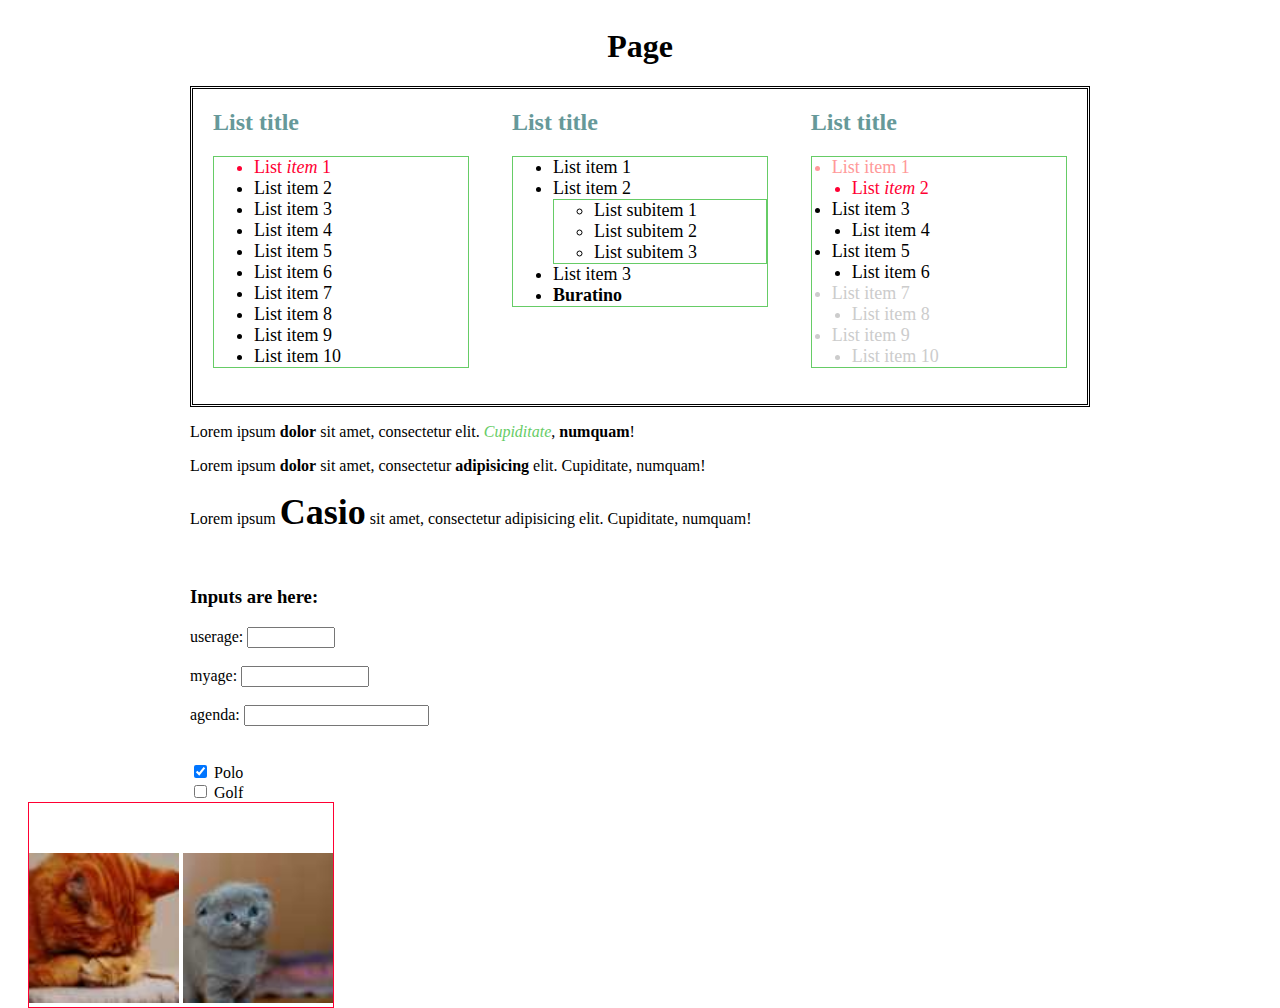
<file: FL12_Webinar_HW6/task1/index.html>
<!DOCTYPE html>
<html lang="en">
<head>
  <meta charset="UTF-8">
  <meta name="viewport" content="width=device-width, initial-scale=1.0">
  <meta http-equiv="X-UA-Compatible" content="ie=edge">
  <title>Task #1</title>
  <link rel="stylesheet" href="styles/style.css">
</head>
<body>
  <div class="mbox">
    <header id="header">
      <h1 id="title">Page</h1>
    </header>

    <div class="row">
      <div class="column">
        <h2>List title</h2>
        <ul class="list" id="list-1">
          <li>List <em>item</em> 1</li>
          <li>List item 2</li>
          <li><!-- empty --></li>
          <li>List item 3</li>
          <li>List item 4</li>
          <li>List item 5</li>
          <li><!-- empty --></li>
          <li style="display:none">List item 6</li>
          <li style="display:none" class="cloned">List item 6</li>
          <li>List item 7</li>
          <li>List item 8</li>
          <li>List item 9</li>
          <li>List item 10</li>
          <li style="display:none" class="cloned">List item 10</li>
        </ul>
      </div>

      <div class="column">
        <h2>List title</h2>
        <ul class="list">
          <li>List item 1</li>
          <li>List item 2
            <ul>
              <li>List subitem 1</li>
              <li>List subitem 2</li>
              <li>List subitem 3</li>
            </ul>
          </li>
          <li>List item 3</li>
          <li>Buratino</li>
        </ul>
      </div>

      <div class="column">
        <h2>List title</h2>
        <ul class="list" id="list-3">
          <li>List item 1</li>
          <li>List <em>item</em> 2</li>
          <li>List item 3</li>
          <li>List item 4</li>
          <li>List item 5</li>
          <li>List item 6</li>
          <li>List item 7</li>
          <li>List item 8</li>
          <li>List item 9</li>
          <li>List item 10</li>
        </ul>
      </div>
    </div>
  </div>

  <div class="mbox">
    <p>Lorem ipsum <b>dolor</b> sit amet, consectetur elit. <em>Cupiditate</em>, <b>numquam</b>!</p>
    <p>Lorem ipsum <b>dolor</b> sit amet, consectetur <b>adipisicing</b> elit. Cupiditate, numquam!</p>
    <p>Lorem ipsum <b>Casio</b> sit amet, consectetur adipisicing elit. Cupiditate, numquam!</p>
  </div>

  <div class="mbox">
    <br>
    <h3>Inputs are here:</h3>
    <div>
      <label>userage:</label>
      <input type="text" name="userage" value="">
    </div>
    <br>
    <div>
      <label>myage:</label>
      <input type="text" name="myage" value="">
    </div>
    <br>
    <div>
      <label>agenda:</label>
      <input type="text" name="agenda" value="">
    </div>
    <br>
    <br>
    <input type="checkbox" name="checked_checkbox" value="Polo" checked> Polo <br>
    <input type="checkbox" name="checked_checkbox" value="Golf"> Golf
  </div>

  <div class="mbox">
    <img src="img/cat-1.jpg" alt="cat1">
    <img src="img/dog.jpg" alt="Here is some dogg from google search">
    <img src="img/cat-2.jpg" alt="my cat Lucky">
  </div>


  <script src="js/jquery-3.4.1.min.js"></script>
  <script src="js/index.js"></script>
</body>
</html>
</file>
<file: FL12_Webinar_HW2/styles/styles.css>
/*

Template 2085 Neuron

http://www.tooplate.com/view/2085-neuron

*/

body {
		background: #ffffff;
    font-family: 'Lora', serif;
    font-style: normal;
		font-weight: 300;
    overflow-x: hidden;
}

body {
  padding-top: 87px;
}

/*---------------------------------------
    Typorgraphy
-----------------------------------------*/

h1,h2,h3,h4,h5,h6 {
  font-family: 'Merriweather', serif;
  font-style: normal;
  font-weight: bold;
  letter-spacing: 0.5px;
}

h1 {
    font-size: 62px;
    padding-bottom: 14px;
    margin-bottom: 0px;
}

h2 {
  font-size: 32px;
}

h2,h3 {
  padding-bottom: 6px;
}

h3 {
  font-size: 26px;
}

h4 {
  color: #666;
  font-size: 12px;
  font-weight: normal;
  letter-spacing: 2px;
}

p {
    color: #777;
    font-size: 15px;
    font-weight: 300;
    line-height: 26px;
    letter-spacing: 0.2px;
}

.btn-success:focus {
  background-color: #000;
  border-color: transparent;
}


/*---------------------------------------
    General
-----------------------------------------*/

html{
  -webkit-font-smoothing: antialiased;
}

a {
  color: #4d638c;
  -webkit-transition: 0.5s;
  -o-transition: 0.5s;
  transition: 0.5s;
  text-decoration: none !important;
}
a:hover, a:active, a:focus {
  color: #4d638c;
  outline: none;
}

* {
  -webkit-box-sizing: border-box;
  -moz-box-sizing: border-box;
  box-sizing: border-box;
}

*:before,
*:after {
  -webkit-box-sizing: border-box;
  -moz-box-sizing: border-box;
  box-sizing: border-box;
}

#about,
#gallery,
#contact,
#blog,
#blog-single-post {
  padding-top: 60px;
  padding-bottom: 80px;
}

.main-about,
.main-single-post,
.main-gallery,
.main-contact {
  height: 65vh;
}

.overlay {
  background: rgba(0,0,0,0.7 );
  width: 100%;
  height: 100vh;
  position: absolute;
  top: 0;
  left: 0;
  right: 0;
  bottom: 0;
}

.parallax-section {
  background-attachment: fixed !important;
  background-size: cover !important;
  overflow: hidden;
}


/*---------------------------------------
    Preloader section
-----------------------------------------*/

.preloader {
  position: fixed;
  top: 0;
  left: 0;
  width: 100%;
  height: 100%;
  z-index: 1020;
  display: flex;
  flex-flow: row nowrap;
  justify-content: center;
  align-items: center;
  background: none repeat scroll 0 0 #ffffff;
}

.sk-spinner-wordpress.sk-spinner {
  background-color: #bfba55;
  width: 40px;
  height: 40px;
  border-radius: 40px;
  position: relative;
  -webkit-animation: sk-innerCircle 1s linear infinite;
  animation: sk-innerCircle 1s linear infinite;
}

.sk-spinner-wordpress .sk-inner-circle {
  display: block;
  background-color: #ffffff;
  width: 16px;
  height: 16px;
  position: absolute;
  border-radius: 8px;
  top: 5px;
  left: 5px;
}

@-webkit-keyframes sk-innerCircle {
  0% {
    -webkit-transform: rotate(0);
            transform: rotate(0); }

  100% {
    -webkit-transform: rotate(360deg);
            transform: rotate(360deg); } }

@keyframes sk-innerCircle {
  0% {
    -webkit-transform: rotate(0);
            transform: rotate(0); }

  100% {
    -webkit-transform: rotate(360deg);
            transform: rotate(360deg); } }



/*---------------------------------------
    Main Navigation
-----------------------------------------*/

.navbar-default {
    background: #ffffff;
    margin: 0 !important;
    padding: 18px 0;
}

.navbar-default .navbar-brand {
  color: #555;
  font-family: 'Merriweather', serif;
  font-weight: bold;
  text-transform: uppercase;
  letter-spacing: 4px;
  margin: 0;
}

.navbar-default .navbar-nav li a {
    color: #777;
    font-size: 16px;
    letter-spacing: 1px;
    -webkit-transition: all 0.4s ease-in-out;
    transition: all 0.4s ease-in-out;
    padding-right: 22px;
    padding-left: 22px;
}

.navbar-default .navbar-nav > li a:hover {
    color: #bfba55 !important;
}

.navbar-default .navbar-nav > li > a:hover,
.navbar-default .navbar-nav > li > a:focus {
    color: #606066;
    background-color: transparent;
}

.navbar-default .navbar-nav li a:hover,
 .navbar-default .navbar-nav .active > a {
    color: #bfba55;
  }

.navbar-default .navbar-nav > .active > a,
.navbar-default .navbar-nav > .active > a:hover,
.navbar-default .navbar-nav > .active > a:focus {
    color: #bfba55;
    background-color: transparent;
}

.navbar-default .navbar-toggle {
     border: none;
     padding-top: 10px;
  }

.navbar-default .navbar-toggle .icon-bar {
    background: #bfba55;
    border-color: transparent;
  }

.navbar-default .navbar-toggle:hover,
.navbar-default .navbar-toggle:focus {
  background-color: transparent;
}



/*---------------------------------------
    Home section
-----------------------------------------*/

#home {
    background-size: cover;
    background-position: center center;
    color: #ffffff;
    display: -webkit-box;
    display: -webkit-flex;
     display: -ms-flexbox;
    display: flex;
    -webkit-box-align: center;
    -webkit-align-items: center;
    -ms-flex-align: center;
     align-items: center;
    position: relative;
    text-align: center;
}
@media (max-width: 767px) {
  .main-home {
    background: url('../img/home-bg_820.jpg') no-repeat;
  }
}
@media (min-width: 768px) and (max-width: 991px) {
  .main-home {
    background: url('../img/home-bg_1040.jpg') no-repeat;
  }
}
@media (min-width: 992px) and (max-width: 1199px) {
  .main-home {
    background: url('../img/home-bg_1250.jpg') no-repeat;
  }
}
@media (min-width: 1200px) {
  .main-home {
    background: url('../img/home-bg_1400.jpg') no-repeat;
  }
}
.main-home {
    height: 100vh;
}

.main-about {
  background: url('../img/about-bg.jpg') no-repeat;
}

.main-single-post {
  background: url('../img/single-post-bg.jpg') no-repeat;
}

.main-gallery {
  background: url('../img/gallery-bg.jpg') no-repeat;
}

.main-contact {
  background: url('../img/contact-bg.jpg') no-repeat;
}

#particles-js {
  position: absolute;
  width: 100%;
  height: 100vh;
  top: 0;
  left: 0;
}

#home h4 {
  color: #bfba55;
}

#home .btn {
  background: #ffffff;
  border: 2px solid #ffffff;
  border-radius: 100px;
  color: #444;
  font-family: 'Merriweather', serif;
  font-size: 10px;
  font-weight: bold;
  letter-spacing: 2px;
  text-transform: uppercase;
  padding: 13px 22px;
  margin-top: 42px;
  transition: all 0.4s ease-in-out;
}

#home .btn:hover {
  background: transparent;
  border-color: #ffffff;
  color: #ffffff;
}



/*---------------------------------------
   About section
-----------------------------------------*/

#about .col-md-6 {
  padding-top: 22px;
  padding-bottom: 32px;
}

#about .col-md-6 img {
  padding: 22px 0px 22px 22px;
}

#about .col-md-4 {
  padding-bottom: 32px;
}

#about .col-md-4 img {
  padding-top: 12px;
}



/*---------------------------------------
   Gallery section
-----------------------------------------*/

#gallery span {
  display: block;
  padding-bottom: 32px;
}

#gallery .col-md-6 {
  padding-left: 0px;
  padding-right: 0px;
}

#gallery .gallery-thumb {
  background-color: #ffffff;
  box-shadow: 0px 1px 2px 0px rgba(90, 91, 95, 0.15);
  cursor: pointer;
  display: block;
  position: relative;
  top: 0px;
  transition: all 0.4s ease-in-out;
}

#gallery .gallery-thumb:hover {
  box-shadow: 0px 16px 22px 0px rgba(90, 91, 95, 0.3);
  top: -5px;
}

#gallery .gallery-thumb img {
  width: 100%;
}

#gallery .col-md-12 p {
  padding-top: 22px;
  text-align: center;
}



/*---------------------------------------
   Contact section
-----------------------------------------*/

#contact .col-md-4 {
  padding-left: 0px;
}

#contact .col-md-12 {
  padding-left: 0;
}

#contact form {
  padding-top: 32px;
}

#contact .form-control {
  border: 2px solid #f0f0f0;
  box-shadow: none;
  margin-top: 10px;
  margin-bottom: 10px;
  transition: all 0.4s ease-in-out;
}

#contact .form-control:hover {
  border-color: #555;
}

#contact input {
  height: 50px;
}

#contact input[type="submit"] {
  background: #bfba55;
  border-radius: 100px;
  border: none;
  color: #ffffff;
  font-weight: bold;
  transition: all 0.4s ease-in-out;
}

#contact input[type="submit"]:hover {
  background: #333;
}



/*---------------------------------------
   Blog section
-----------------------------------------*/

.blog-post-thumb {
  border-bottom: 1px solid #f0f0f0;
  padding-top: 32px;
  padding-bottom: 62px;
  margin-bottom: 32px;
}

.blog-post-thumb:last-child {
  border-bottom: 0px;
  padding-bottom: 32px;
  margin-bottom: 0px;
}

.blog-post-image,
.blog-post-video {
  padding-top: 22px;
  padding-bottom: 22px;
  width: 100%;
}

#about img,
.blog-post-image img {
  border-radius: 1px;
}

.blog-post-title a {
  color: #222;
}

.blog-post-title a:hover {
  color: #bfba55;
}

.blog-post-format {
  padding-bottom: 22px;
}

.blog-post-format span {
  letter-spacing: 0.5px;
  padding-right: 12px;
}

.blog-post-format span a {
  color: #333;
}

.blog-post-format span img {
  display: inline-block;
  width: 42px;
  margin-right: 4px;
}

.blog-post-des blockquote {
  margin: 22px;
}

.blog-post-des .btn {
  border-radius: 100px;
  color: #777;
  font-weight: bold;
  letter-spacing: 1px;
  padding: 14px 28px;
  margin-top: 26px;
  transition: all 0.4s ease-in-out;
}

.blog-post-des .btn:hover {
  background: #bfba55;
  border-color: transparent;
  color: #ffffff;
}

.blog-author {
  border-top: 1px solid #f0f0f0;
  border-bottom: 1px solid #f0f0f0;
  padding-top: 32px;
  padding-bottom: 32px;
  margin-top: 42px;
  margin-bottom: 42px;
}

.blog-author .media img {
  display: inline-block;
  width: 90px;
  margin-right: 12px;
}

.blog-author .media a,
.blog-comment .media h3 {
  color: #444;
  font-size: 18px;
  letter-spacing: 1px;
}

.blog-comment {
  border-bottom: 1px solid #f0f0f0;
  padding-bottom: 32px;
  margin-bottom: 42px;
}

.blog-comment .media:nth-child(2) {
  padding-top: 22px;
}

.blog-comment .media img {
  width: 82px;
  margin-right: 12px;
}

.blog-comment .media h3 {
  display: inline-block;
  padding-right: 14px;
}


.blog-comment-form h3 {
  padding-bottom: 18px;
}

#about .col-md-6, #about .col-md-4,
.blog-comment-form .col-md-4 {
  padding-left: 0px;
}

.blog-comment-form .form-control {
  box-shadow: none;
  border: 2px solid #f0f0f0;
  margin-top: 10px;
  margin-bottom: 10px;
  transition: all 0.4s ease-in-out;
}

.blog-comment-form .form-control:hover {
  border-color: #555;
}

.blog-comment-form input {
  height: 45px;
}

.blog-comment-form input[type="submit"] {
  background: #bfba55;
  border-radius: 100px;
  border: none;
  color: #ffffff;
  font-weight: bold;
  transition: all 0.4s ease-in-out;
}

.blog-comment-form input[type="submit"]:hover {
  background: #333;
  border-color: transparent;
  color: #ffffff;
}



/*---------------------------------------
   Blog Single Post section
-----------------------------------------*/

#blog-single-post .blog-single-post-image {
  padding-top: 22px;
}

#blog-single-post .blog-single-post-image .col-md-4 {
  padding-left: 0px;
  padding-right: 0px;
  padding-bottom: 22px;
}

#blog-single-post .blog-single-post-image img {
  border-radius: 1px;
  padding-right: 12px;
}

#blog-single-post .blog-post-des h3 {
  padding-top: 16px;
}



/*---------------------------------------
   Footer section
-----------------------------------------*/

footer {
    background: #000;
    color: #ffffff;
    padding: 80px 0px;
    position: relative;
}

footer .col-md-4 .fa {
  color: #ffffff;
  padding-right: 8px;
}

footer hr {
  border-color: #121212;
  margin-top: 62px;
  margin-bottom: 42px;
}

footer .footer-copyright {
  padding-top: 12px;
}



/* Back top */
.go-top {
  background-color: #ffffff;
  box-shadow: 1px 1.732px 12px 0px rgba( 0, 0, 0, .14 ), 1px 1.732px 3px 0px rgba( 0, 0, 0, .12 );
  transition : all 1s ease;
  bottom: 2em;
  right: 2em;
  color: #333;
  font-size: 24px;
  display: none;
  position: fixed;
  text-decoration: none;
  width: 40px;
  height: 40px;
  line-height: 38px;
  text-align: center;
  border-radius: 100%;
}

.go-top:hover {
    background: #bfba55;
    color: #ffffff;
}



/*---------------------------------------
   Social icon
-----------------------------------------*/

.social-icon {
    position: relative;
    padding: 0;
    margin: 0;
    text-align: center;
}

.social-icon li {
    display: inline-block;
    list-style: none;
}

.social-icon li a {
    border: 2px solid #292929;
    color: #292929;
    border-radius: 100px;
    cursor: pointer;
    font-size: 16px;
    text-decoration: none;
    transition: all 0.4s ease-in-out;
    width: 50px;
    height: 50px;
    line-height: 50px;
    text-align: center;
    vertical-align: middle;
    position: relative;
    margin: 22px 12px 10px 12px;
}

.social-icon li a:hover {
    border-color: #bfba55;
    color: #bfba55;
    transform: scale(1.1);
}



/*---------------------------------------
   Mobile Responsive
-----------------------------------------*/

@media (max-width: 980px) {

  .main-about,
  .main-single-post,
  .main-gallery,
  .main-contact {
    height: 35vh;
  }

}


@media (max-width: 768px) {

  h1 {
    font-size: 52px;
  }

  h2 {
    font-size: 26px;
  }

  #about .col-md-6 img {
    padding-left: 0px;
  }

  #blog-single-post .blog-single-post-image img {
    padding-bottom: 22px;
  }

  footer .col-md-4 {
    padding-top: 22px;
  }

}


@media (max-width: 650px) {

  h1 {
    font-size: 42px;
  }

  #about, #gallery,
  #contact,
  #blog, #blog-single-post {
    padding-top: 60px;
    padding-bottom: 60px;
  }

}
</file>
<file: FL12_HW1/homework/style.css>
html,body,div,span,applet,object,iframe,h1,h2,h3,h4,h5,h6,p,blockquote,pre,a,abbr,acronym,address,big,cite,code,del,dfn,em,font,img,ins,kbd,q,s,samp,small,strike,strong,sub,sup,tt,var,b,u,i,center,dl,dt,dd,ol,ul,li,fieldset,form,label,legend,table,caption,tbody,tfoot,thead,tr,th,td{background:transparent;border:0;margin:0;padding:0;vertical-align:baseline}body{line-height:1}h1,h2,h3,h4,h5,h6{clear:both;font-weight:normal}ol,ul{list-style:none}blockquote{quotes:none}blockquote:before,blockquote:after{content:'';content:none}del{text-decoration:line-through}table{border-collapse:collapse;border-spacing:0}a img{border:0}#container{float:left;margin:0 -240px 0 0;width:100%}#primary,#secondary{float:right;overflow:hidden;width:220px}#secondary{clear:right}#footer{clear:both;width:100%}.one-column #content{margin:0 auto;width:640px}.single-attachment #content{margin:0 auto;width:900px}body,input,textarea,.page-title span,.pingback a.url{font-family:Georgia,"Bitstream Charter",serif}h3#comments-title,h3#reply-title,#access .menu,#access div.menu ul,#cancel-comment-reply-link,.form-allowed-tags,#site-info,#site-title,#wp-calendar,.comment-meta,.comment-body tr th,.comment-body thead th,.entry-content label,.entry-content tr th,.entry-content thead th,.entry-meta,.entry-title,.entry-utility,#respond label,.navigation,.page-title,.pingback p,.reply,.widget-title,.wp-caption-text{font-family:"Helvetica Neue",Arial,Helvetica,"Nimbus Sans L",sans-serif}input[type="submit"]{font-family:"Helvetica Neue",Arial,Helvetica,"Nimbus Sans L",sans-serif}pre{font-family:"Courier 10 Pitch",Courier,monospace}code{font-family:Monaco,Consolas,"Andale Mono","DejaVu Sans Mono",monospace}#access .menu-header,div.menu,#colophon,#branding,#main,#wrapper{margin:0 auto;width:940px}#wrapper{background:#fff;margin-top:20px;padding:0 20px}#footer-widget-area{overflow:hidden}#footer-widget-area .widget-area{float:left;margin-right:20px;width:220px}#footer-widget-area #fourth{margin-right:0}#site-info{float:left;font-size:14px;font-weight:bold;width:700px}#site-generator{float:right;width:220px}body{background:#f1f1f1}body,input,textarea{color:#666;font-size:12px;line-height:18px}hr{background-color:#e7e7e7;border:0;clear:both;height:1px;margin-bottom:18px}p{margin-bottom:18px}ul{list-style:square;margin:0 0 18px 1.5em}ol{list-style:decimal;margin:0 0 18px 1.5em}ol ol{list-style:upper-alpha}ol ol ol{list-style:lower-roman}ol ol ol ol{list-style:lower-alpha}ul ul,ol ol,ul ol,ol ul{margin-bottom:0}dl{margin:0 0 24px 0}dt{font-weight:bold}dd{margin-bottom:18px}strong{font-weight:bold}cite,em,i{font-style:italic}big{font-size:131.25%}ins{background:#ffc;text-decoration:none}blockquote{font-style:italic;padding:0 3em}blockquote cite,blockquote em,blockquote i{font-style:normal}pre{background:#f7f7f7;color:#222;line-height:18px;margin-bottom:18px;overflow:auto;padding:1.5em}abbr,acronym{cursor:help}sup,sub{height:0;line-height:1;position:relative;vertical-align:baseline}sup{bottom:1ex}sub{top:.5ex}small{font-size:smaller}input{margin-bottom:10px}input[type="text"],input[type="password"],input[type="email"],input[type="url"],input[type="number"],textarea{background:#f9f9f9;border:1px solid #ccc;box-shadow:inset 1px 1px 1px rgba(0,0,0,0.1);-moz-box-shadow:inset 1px 1px 1px rgba(0,0,0,0.1);-webkit-box-shadow:inset 1px 1px 1px rgba(0,0,0,0.1);padding:2px}a:link{color:#06c}a:visited{color:#743399}a:active,a:hover{color:#ff4b33}.screen-reader-text{clip:rect(1px,1px,1px,1px);overflow:hidden;position:absolute !important;height:1px;width:1px}#header{padding:30px 0 0 0}#site-title{float:left;font-size:30px;line-height:36px;margin:0 0 18px 0;width:700px}#site-title a{color:#000;font-weight:bold;text-decoration:none}#site-description{color:#000;clear:right;float:right;font-style:italic;margin:15px 0 18px 0;opacity:.65;width:220px}#branding img{border-top:4px solid #000;border-bottom:1px solid #000;display:block;float:left}#access{background:#000;display:block;float:left;margin:0 auto;width:940px}#access .menu-header,div.menu{font-size:13px;margin-left:12px;width:928px}#access .menu-header ul,div.menu ul{list-style:none;margin:0}#access .menu-header li,div.menu li{float:left;position:relative}#access a{color:#aaa;display:block;line-height:38px;padding:0 10px;text-decoration:none}#access ul ul{box-shadow:0 3px 3px rgba(0,0,0,0.2);-moz-box-shadow:0 3px 3px rgba(0,0,0,0.2);-webkit-box-shadow:0 3px 3px rgba(0,0,0,0.2);display:none;position:absolute;top:38px;left:0;float:left;width:180px;z-index:99999}#access ul ul li{min-width:180px}#access ul ul ul{left:100%;top:0}#access ul ul a{background:#333;line-height:1em;padding:10px;width:160px;height:auto}#access li:hover>a,#access ul ul:hover>a{background:#333;color:#fff}#access ul li:hover>ul{display:block}#access ul li.current_page_item>a,#access ul li.current_page_ancestor>a,#access ul li.current-menu-ancestor>a,#access ul li.current-menu-item>a,#access ul li.current-menu-parent>a{color:#fff}* html #access ul li.current_page_item a,* html #access ul li.current_page_ancestor a,* html #access ul li.current-menu-ancestor a,* html #access ul li.current-menu-item a,* html #access ul li.current-menu-parent a,* html #access ul li a:hover{color:#fff}#main{clear:both;overflow:hidden;padding:40px 0 0 0}#content{margin-bottom:36px}#content,#content input,#content textarea{color:#333;font-size:16px;line-height:24px}#content p,#content ul,#content ol,#content dd,#content pre,#content hr{margin-bottom:24px}#content ul ul,#content ol ol,#content ul ol,#content ol ul{margin-bottom:0}#content pre,#content kbd,#content tt,#content var{font-size:15px;line-height:21px}#content code{font-size:13px}#content dt,#content th{color:#000}#content h1,#content h2,#content h3,#content h4,#content h5,#content h6{color:#000;line-height:1.5em;margin:0 0 20px 0}#content table{border:1px solid #e7e7e7;margin:0 -1px 24px 0;text-align:left;width:100%}#content tr th,#content thead th{color:#777;font-size:12px;font-weight:bold;line-height:18px;padding:9px 24px;border-right:1px solid #e7e7e7}#content tr td{border-top:1px solid #e7e7e7;padding:6px 24px;border-right:1px solid #e7e7e7}#content tr.odd td{background:#f2f7fc}.hentry{margin:0 0 48px 0}.home .sticky{background:#f2f7fc;border-top:4px solid #000;margin-left:-20px;margin-right:-20px;padding:18px 20px}.single .hentry{margin:0 0 36px 0}.page-title{color:#000;font-size:14px;font-weight:bold;margin:0 0 36px 0}.page-title span{color:#333;font-size:16px;font-style:italic;font-weight:normal}.page-title a:link,.page-title a:visited{color:#777;text-decoration:none}.page-title a:active,.page-title a:hover{color:#ff4b33}#content .entry-title{color:#000;font-size:21px;font-weight:bold;line-height:1.3em;margin-bottom:0}.entry-title a:link,.entry-title a:visited{color:#000;text-decoration:none}.entry-title a:active,.entry-title a:hover{color:#ff4b33}.entry-meta{color:#777;font-size:12px}.entry-meta abbr,.entry-utility abbr{border:0}.entry-meta abbr:hover,.entry-utility abbr:hover{border-bottom:1px dotted #666}.single-author .by-author{position:absolute !important;clip:rect(1px 1px 1px 1px);clip:rect(1px,1px,1px,1px)}.entry-content,.entry-summary{clear:both;padding:12px 0 0 0}.entry-content .more-link{white-space:nowrap}#content .entry-summary p:last-child{margin-bottom:12px}.entry-content fieldset{border:1px solid #e7e7e7;margin:0 0 24px 0;padding:24px}.entry-content fieldset legend{background:#fff;color:#000;font-weight:bold;padding:0 24px}.entry-content input{margin:0 0 24px 0}.entry-content input.file,.entry-content input.button{margin-right:24px}.entry-content label{color:#777;font-size:12px}.entry-content select{margin:0 0 24px 0}.entry-content sup,.entry-content sub{font-size:10px}.entry-content blockquote.left{float:left;margin-left:0;margin-right:24px;text-align:right;width:33%}.entry-content blockquote.right{float:right;margin-left:24px;margin-right:0;text-align:left;width:33%}.page-link{clear:both;color:#000;font-weight:bold;line-height:48px;word-spacing:.5em}.page-link a:link,.page-link a:visited{background:#f1f1f1;color:#333;font-weight:normal;padding:.5em .75em;text-decoration:none}.home .sticky .page-link a{background:#d9e8f7}.page-link a:active,.page-link a:hover{color:#ff4b33}body.page .edit-link{clear:both;display:block}#entry-author-info{background:#f2f7fc;border-top:4px solid #000;clear:both;font-size:14px;line-height:20px;margin:24px 0;overflow:hidden;padding:18px 20px}#entry-author-info #author-avatar{background:#fff;border:1px solid #e7e7e7;float:left;height:60px;margin:0 -104px 0 0;padding:11px}#entry-author-info #author-description{float:left;margin:0 0 0 104px}#entry-author-info h2{color:#000;font-size:100%;font-weight:bold;margin-bottom:0}.entry-utility{clear:both;color:#777;font-size:12px;line-height:18px}.entry-meta a,.entry-utility a{color:#777}.entry-meta a:hover,.entry-utility a:hover{color:#ff4b33}#content .video-player{padding:0}.format-standard .wp-video,.format-standard .wp-audio-shortcode,.format-audio .wp-audio-shortcode,.format-standard .video-player{margin-bottom:24px}.home #content .format-aside p,.home #content .category-asides p{font-size:14px;line-height:20px;margin-bottom:10px;margin-top:0}.format-gallery .size-thumbnail img,.category-gallery .size-thumbnail img{border:10px solid #f1f1f1;margin-bottom:0}.format-gallery .gallery-thumb,.category-gallery .gallery-thumb{float:left;margin-right:20px;margin-top:-4px}.home #content .format-gallery .entry-utility,.home #content .category-gallery .entry-utility{padding-top:4px}.attachment .entry-content .entry-caption{font-size:140%;margin-top:24px}.attachment .entry-content .nav-previous a:before{content:'\2190\00a0'}.attachment .entry-content .nav-next a:after{content:'\00a0\2192'}#content img.size-auto,#content img.size-full,#content img.size-large,#content img.size-medium,#content .entry-attachment img,#content .widget-container img{max-width:100%;height:auto}#ie8 #content img.size-auto,#ie8 #content img.size-full,#ie8 #content img.size-large,#ie8 #content img.size-medium,#ie8 #content .entry-attachment img{width:auto}.alignleft,img.alignleft{display:inline;float:left;margin-right:24px;margin-top:4px}.alignright,img.alignright{display:inline;float:right;margin-left:24px;margin-top:4px}.aligncenter,img.aligncenter{clear:both;display:block;margin-left:auto;margin-right:auto}img.alignleft,img.alignright,img.aligncenter{margin-bottom:12px}.wp-caption{background:#f1f1f1;line-height:18px;margin-bottom:20px;max-width:100%;padding:4px;text-align:center}.wp-caption img{margin:5px 5px 0;max-width:622px}.wp-caption p.wp-caption-text{color:#777;font-size:12px;margin:5px}.wp-smiley{margin:0}.gallery{margin:0 auto 18px}.gallery .gallery-item{float:left;margin-top:0;text-align:center}.gallery-columns-1 .gallery-item{width:100%}.gallery-columns-2 .gallery-item{width:50%}.gallery-columns-3 .gallery-item{width:33%}.gallery-columns-4 .gallery-item{width:25%}.gallery-columns-5 .gallery-item{width:20%}.gallery-columns-6 .gallery-item{width:16%}.gallery-columns-7 .gallery-item{width:14%}.gallery-columns-8 .gallery-item{width:12%}.gallery-columns-9 .gallery-item{width:11%}.gallery-columns-1 img{max-width:620px}.gallery-columns-2 img{max-width:288px}.gallery-columns-3 img{max-width:177px}.gallery-columns-4 img{max-width:122px}.gallery-columns-5 img{max-width:88px}.gallery-columns-6 img{max-width:66px}.gallery-columns-7 img{max-width:50px}.gallery-columns-8 img{max-width:39px}.gallery-columns-9 img{max-width:29px}.gallery-item img{height:auto}.gallery-columns-2 .attachment-medium{max-width:92%;height:auto}.gallery-columns-4 .attachment-thumbnail{max-width:84%;height:auto}.gallery .gallery-caption{color:#777;font-size:12px;margin:0 0 12px}.gallery dl{margin:0}.gallery img{border:10px solid #f1f1f1}.gallery br+br{display:none}#content .entry-attachment img{display:block;margin:0 auto}.navigation{color:#777;font-size:12px;line-height:18px;overflow:hidden}.navigation a:link,.navigation a:visited{color:#777;text-decoration:none}.navigation a:active,.navigation a:hover{color:#ff4b33}.nav-previous{float:left;width:50%}.nav-next{float:right;text-align:right;width:50%}#nav-above{margin:0 0 18px 0}#nav-above{display:none}.paged #nav-above,.single #nav-above{display:block}#nav-below{margin:-18px 0 0 0}#comments{clear:both}#comments .navigation{padding:0 0 18px 0}h3#comments-title,h3#reply-title{color:#000;font-size:20px;font-weight:bold;margin-bottom:0}h3#comments-title{padding:24px 0}.commentlist{list-style:none;margin:0}.commentlist li.comment{border-bottom:1px solid #e7e7e7;line-height:24px;margin:0 0 24px 0;padding:0 0 0 56px;position:relative}.commentlist li:last-child{border-bottom:0;margin-bottom:0}#comments .comment-body ul,#comments .comment-body ol{margin-bottom:18px}#comments .comment-body p:last-child{margin-bottom:6px}#comments .comment-body blockquote p:last-child{margin-bottom:24px}.commentlist ol{list-style:decimal}.commentlist .avatar{position:absolute;top:4px;left:0}.comment-author cite{color:#000;font-style:normal;font-weight:bold}.comment-author .says{font-style:italic}.comment-meta{font-size:12px;margin:0 0 18px 0}.comment-meta a:link,.comment-meta a:visited{color:#777;text-decoration:none}.comment-meta a:active,.comment-meta a:hover{color:#ff4b33}.commentlist .bypostauthor>div{background:#f2f7fc;border-top:4px solid #000;margin-bottom:10px;padding:10px 0 0 20px}.reply{font-size:12px;padding:0 0 24px 0}.reply a,a.comment-edit-link{color:#777}.reply a:hover,a.comment-edit-link:hover{color:#ff4b33}.commentlist .children{list-style:none;margin:0}.commentlist .children li{border:0;margin:0}.nopassword,.nocomments{display:none}#comments .pingback{border-bottom:1px solid #e7e7e7;margin-bottom:18px;padding-bottom:18px}.commentlist li.comment+li.pingback{margin-top:-6px}#comments .pingback p{color:#777;display:block;font-size:12px;line-height:18px;margin:0}#comments .pingback .url{font-size:13px;font-style:italic}input[type="submit"]{color:#333}form{text-align:right}input{width:200px}#respond{border-top:1px solid #e7e7e7;margin:24px 0;overflow:hidden;position:relative}#respond p{margin:0}#respond .comment-notes{margin-bottom:1em}.form-allowed-tags{line-height:1em}.children #respond{margin:0 48px 0 0}h3#reply-title{margin:18px 0}#comments-list #respond{margin:0 0 18px 0}#comments-list ul #respond{margin:0}#cancel-comment-reply-link{font-size:12px;font-weight:normal;line-height:18px}#respond .required{color:#ff4b33;font-weight:bold}#respond label{color:#777;font-size:12px}#respond input{margin:0 0 9px;width:98%}#respond textarea{width:98%}#respond .form-allowed-tags{color:#777;font-size:12px;line-height:18px}#respond .form-allowed-tags code{font-size:11px}#respond .form-submit{margin:12px 0}#respond .form-submit input{font-size:14px;width:auto}.widget-area ul{list-style:none;margin-left:0}.widget-area ul ul{list-style:square;margin-left:1.3em}.widget-area select{max-width:100%}.widget_search #s{width:60%}.widget_search label{display:none}.widget-container{word-wrap:break-word;-webkit-hyphens:auto;-moz-hyphens:auto;hyphens:auto;margin:0 0 18px 0}.widget-container .wp-caption img{margin:auto}.widget-container.widget_image .wp-caption{width:auto}.widget-container.widget_image .wp-caption img{margin-left:-8px}.widget-title{color:#222;font-size:14px;font-weight:bold}.widget-area a:link,.widget-area a:visited{text-decoration:none}.widget-area a:active,.widget-area a:hover{text-decoration:underline}.widget-area .entry-meta{font-size:11px}#wp_tag_cloud div{line-height:1.6em}#wp-calendar{width:100%}#wp-calendar caption{color:#222;font-size:14px;font-weight:bold;padding-bottom:4px;text-align:left}#wp-calendar thead{font-size:11px}#wp-calendar tbody{color:#aaa}#wp-calendar tbody td{background:#f5f5f5;border:1px solid #fff;padding:3px 0 2px;text-align:center}#wp-calendar tbody .pad{background:0}#wp-calendar tfoot #next{text-align:right}.widget_rss a.rsswidget{color:#000}.widget_rss a.rsswidget:hover{color:#ff4b33}.widget_rss .widget-title img{width:11px;height:11px}#main .widget-area ul{margin-left:0;padding:0 20px 0 0}#main .widget-area ul ul{border:0;margin-left:1.3em;padding:0}#main .widget-container.music-player ul{margin:0}#footer{margin-bottom:20px}#colophon{border-top:4px solid #000;margin-top:-4px;overflow:hidden;padding:18px 0}#site-info{font-weight:bold}#site-info a{color:#000;text-decoration:none}#site-generator{font-style:italic;position:relative}#site-generator a{background:url(images/wordpress.png) center left no-repeat;color:#666;display:inline-block;line-height:16px;padding-left:20px;text-decoration:none}#site-generator a:hover{text-decoration:underline}img#wpstats{display:block;margin:0 auto 10px}pre{-webkit-text-size-adjust:140%}code{-webkit-text-size-adjust:160%}#access,.entry-meta,.entry-utility,.navigation,.widget-area{-webkit-text-size-adjust:120%}#site-description{-webkit-text-size-adjust:none}@media print{body{background:none !important}#wrapper{clear:both !important;display:block !important;float:none !important;position:relative !important}#header{border-bottom:2pt solid #000;padding-bottom:18pt}#colophon{border-top:2pt solid #000}#site-title,#site-description{float:none;line-height:1.4em;margin:0;padding:0}#site-title{font-size:13pt}.entry-content{font-size:14pt;line-height:1.6em}.entry-title{font-size:21pt}#access,#branding img,#respond,.comment-edit-link,.edit-link,.navigation,.page-link,.widget-area{display:none !important}#container,#header,#footer{margin:0;width:100%}#content,.one-column #content{margin:24pt 0 0;width:100%}.wp-caption p{font-size:11pt}#site-info,#site-generator{float:none;width:auto}#colophon{width:auto}img#wpstats{display:none}#site-generator a{margin:0;padding:0}#entry-author-info{border:1px solid #e7e7e7}#main{display:inline}.home .sticky{border:0}}img{width:140px;vertical-align:middle;display:block;margin:0 auto;margin-left:calc(50% - 50px);margin-bottom:20px}nav>a{padding:10px;color:#0279c1}nav>a b:hover{color:#00527a}nav>a:visited{color:#0279c1}article{padding-left:10px}footer{margin-top:20px;padding:40px 20px;text-align:center;background:#3333}
</file>
<file: FL12_HW11/homework/material-icons/material-icons.css>
@font-face {
  font-family: 'Material Icons';
  font-style: normal;
  font-weight: 400;
  src: url(MaterialIcons-Regular.eot); /* For IE6-8 */
  src: local('Material Icons'),
       local('MaterialIcons-Regular'),
       url(MaterialIcons-Regular.woff2) format('woff2'),
       url(MaterialIcons-Regular.woff) format('woff'),
       url(MaterialIcons-Regular.ttf) format('truetype');
}

.material-icons {
  font-family: 'Material Icons';
  font-weight: normal;
  font-style: normal;
  font-size: 24px;  /* Preferred icon size */
  display: inline-block;
  line-height: 1;
  text-transform: none;
  letter-spacing: normal;
  word-wrap: normal;
  white-space: nowrap;
  direction: ltr;

  /* Support for all WebKit browsers. */
  -webkit-font-smoothing: antialiased;
  /* Support for Safari and Chrome. */
  text-rendering: optimizeLegibility;

  /* Support for Firefox. */
  -moz-osx-font-smoothing: grayscale;

  /* Support for IE. */
  font-feature-settings: 'liga';
}
</file>
<file: FL12_HW11/homework/styles.css>
body {
    font-size: 1.1em;
}
ul {
    list-style-type: none;
}
.file, 
.empty_folder_description, 
.folder > .folder {
    display: none;
}
.opened_folder > .folder, 
.opened_folder > .file, 
.opened_folder > .empty_folder_description {
    display: block;
}
span {
    display: flex;
    align-items: center;
}
.folder_title, .file {
    cursor: pointer;
}
.folder_title:hover, .file:hover {
    background: #f2f2f2;
}
.empty_folder_description {
    font-style: italic;
}
.material-icons {
    font-size: 1.1em;
}
.folder_title .material-icons {
    color: #fc0;
}
.file .material-icons {
    color: #ccc;
}
</file>
<file: FL12_HW2/homework/css/general.css>
/* 

please don't edit this styles

*/

h2.tm-section-title {
    color: lightskyblue;
}

a:focus {
    color: #666;
    outline: 0
}

ul {
    padding: 0;
    margin: 0
}

body {
    background-color: #f5f5f5;
    color: #000;
    font-family: 'Open Sans', Helvetica, Arial, sans-serif;
    font-size: 16px;
    font-weight: 300;
    padding-top: 30px;
    overflow-x: hidden
}

section:before {
    position: absolute;
    z-index: 1
}

.box,
.tm-content-box,
.tm-main-nav {
    background-color: #fff
}

.tm-sidebar {
    z-index: 10;
    position: fixed;
    left: 0;
    right: 0;
    top: 0;
    width: 100%;
}

.tm-sidebar ul{
    margin: 0px;
    display: flex;
}

.tm-main-nav {
    font-size: 1.5em;
    text-align: center
}

.tm-nav-item {
    list-style: none;
    width: 100%;
}

.tm-nav-item-link {
    border: 1px solid transparent;
    color: #666;
    display: block;
    padding: 10px;
    width: 100%;
    -webkit-transition: all .3s ease;
    transition: all .3s ease
}

.carousel-indicators li,
.tm-banner-inner {
    border: 1px solid lightgrey
}


.tm-nav-item-link.active,
.tm-nav-item-link:hover {
    color: #666;
    text-decoration: none;
}

.tm-nav-item-link:focus {
    text-decoration: none
}

.tm-banner-text,
.tm-banner-title,
.tm-section-title {
    color: #666;
    font-weight: 300;
    margin: 0
}

.tm-section-title {
    margin-bottom: 20px
}

.tm-section-title-box {
    margin-bottom: 0
}

.tm-banner-title {
    font-size: 3.3em;
    letter-spacing: 2px;
    text-transform: uppercase
}

.tm-main-content {
    padding-top: 70px;
}

.tm-content-box {
    overflow: hidden;
    margin-bottom: 30px
}

.padding-medium {
    padding: 40px
}

.tm-banner {
    padding: 30px
}

.tm-banner-inner {
    padding: 30px 0;
    height: 100%;
    text-align: center;
    display: flex;
    -webkit-box-orient: vertical;
    -webkit-box-direction: normal;
    -webkit-flex-direction: column;
    -ms-flex-direction: column;
    flex-direction: column;
    -webkit-box-align: center;
    -webkit-align-items: center;
    -ms-flex-align: center;
    align-items: center;
    -webkit-box-pack: center;
    -webkit-justify-content: center;
    -ms-flex-pack: center;
    justify-content: center
}

.tm-banner-inner img{
    width: 120px;
}

.tm-banner-text {
    font-size: 1.4em
}

.boxes,
.tm-box-bg-title {
    display: -webkit-box;
    display: -webkit-flex;
    display: -ms-flexbox
}

/*.flex-item {*/
    /*-webkit-box-flex: 0 1 auto;*/
    /*-webkit-flex: 0 1 auto;*/
    /*-ms-flex: 0 1 auto;*/
    /*flex: 0 1 auto*/
/*}*/

.section-description {
    line-height: 1.8;
    margin-bottom: 25px
}

.section-description:last-child {
    margin-bottom: 0
}

.tm-team-description-container {
    max-width: 500px
}

.tm-team-info {
    display: flex
}

.box {
    list-style: none;
    width: 33.3333%;
    height: auto;
}

.box-bg {
    position: relative
}

.box-img {
    width: 100%;
}

.tm-box-bg-title {
    position: absolute;
    top: 0;
    right: 0;
    bottom: 0;
    left: 0;
    display: flex;
    -webkit-box-align: center;
    -webkit-align-items: center;
    -ms-flex-align: center;
    align-items: center;
    -webkit-box-pack: center;
    -webkit-justify-content: center;
    -ms-flex-pack: center;
    justify-content: center
}

.boxes {
    display: flex;
    -webkit-flex-wrap: wrap;
    -ms-flex-wrap: wrap;
    flex-wrap: wrap
}

.gallery-container a {
    cursor: -webkit-zoom-in;
    cursor: zoom-in
}

.carousel {
    position: relative;
    height: auto;
    padding: 50px 50px 80px;
    text-align: center
}

.carousel-indicators {
    bottom: 30px
}

.carousel-content {
    color: #000;
    display: -webkit-box;
    display: -webkit-flex;
    display: -ms-flexbox;
    display: flex;
    -webkit-box-align: center;
    -webkit-align-items: center;
    -ms-flex-align: center;
    align-items: center
}

.carousel-indicators .active {
    background-color: lightgrey
}

.contact-form {
    overflow: hidden
}

.form-control {
    border-radius: 0;
    font-size: 1em
}

.form-control:focus {
    border-color: lightgrey;
    box-shadow: inset 0 1px 1px rgba(0, 0, 0, .075), 0 0 8px rgba(153, 153, 153, .45)
}

.form-group {
    margin-bottom: 20px
}

.form-group-2-col-left {
    padding-left: 0;
    padding-right: 5px
}

.form-group-2-col-right {
    padding-right: 0;
    padding-left: 5px
}

.mandatory-field:after {
    position: absolute;
    top: 0;
    right: 7px
}

.carousel-inner>.carousel-item>a>img, .carousel-inner>.carousel-item>img, .img-contact-us {
    width: 100%;
}

.tm-footer {
    color: #666;
    padding-bottom: 15px
}
</file>
<file: FL12_HW2/homework/css/style.css>
@media print {
    nav, .tm-team-img, #about, ul.boxes, ol.carousel-indicators, section:nth-child(6) {
        display: none;
    }
    .tm-main-content, #home, .padding-medium, .carousel, .tm-content-box, footer {
        margin: 0;
        padding: 0;
    }
    .tm-team-description-container {
        max-width: none;
    }
    .tm-main-content > section {
        text-align: center;
    }
    h2 {
        text-transform: uppercase;
        color: lightskyblue;
        font-weight: 300;
    }
    section.heading.tm-content-box > div > ol {
        list-style-type: none;
        margin-right: 30%;
    }
    section.heading.tm-content-box > div > ol > li:nth-child(odd) {
        text-align: right;
    }
    .blocks .padding-medium.flex-item.tm-team-description-container p + p {
        word-spacing: 0.8em;
        letter-spacing: 0.4em;
        font-style: italic;
    }
}

.tm-main-nav ul li.tm-nav-item a:hover {
    background-color: lightskyblue;
    color: #fff;
}
.tm-banner {
    background: linear-gradient(to right, lightskyblue, burlywood);
}
.tm-banner-inner {
    background-color: #fff;
    position: relative;
    padding-bottom: 66px;
}
.tm-banner-text {
    font-size: 22px;
    line-height: 33px;
    text-shadow: 4px 4px 2px #333;
    position: absolute;
    bottom: 30px;
    right: 17%;
    transform: translateX(-200px);
    transition-duration: 2s;
    transition-delay: 0.2s;
}
.tm-content-box.flex-2-col, .padding-medium.flex-item.tm-team-description-container.flex-item {
    display: flex;
}
.flex-item.tm-team-img {
    width: 70%;
}
.padding-medium.flex-item.tm-team-description-container.flex-item {
    flex-direction: column;
    justify-content: center;
}
.padding-medium.flex-item.tm-team-description-container.flex-item .tm-section-title {
    align-self: center;
}
.box.box-bg:hover {
    background-color: lightgrey;
    font-style: italic;    
}
.heading.tm-content-box .padding-medium h2 {
    color: lightskyblue;
}
.heading.tm-content-box, .padding-medium.flex-item.tm-team-description-container.flex-item, #ideas, .tm-content-box {
    position: relative;
}
.heading.tm-content-box::before, .padding-medium.flex-item.tm-team-description-container.flex-item::before, #ideas::before {
    content: '';
    display: block;
    position: absolute;
    top: 0;
    left: 0;
    width: 20px;
    height: 20px;
    border: 20px solid transparent;
    border-left: 20px solid lightskyblue; 
    border-top: 20px solid lightskyblue;
}
.padding-medium {
    display: flex;
    flex-direction: column;
}
.padding-medium h2 {
    align-self: center;
}
.heading.tm-content-box .padding-medium ol {
    list-style-type: lower-alpha;
}
.heading.tm-content-box .padding-medium ol li:hover::before {
    content: '>';
}
.heading.tm-content-box .padding-medium ol li:nth-child(1)::after, .heading.tm-content-box .padding-medium ol li:nth-child(3)::after {
    content: 'New';
    color: red;
    font-weight: 600;
    font-size: 0.5em;
    vertical-align: super;
}
.padding-medium.flex-item.tm-team-description-container.flex-item .tm-section-title {
    align-self: flex-start;
}
.blocks .padding-medium.flex-item.tm-team-description-container p + p {
    word-spacing: 10px;
    letter-spacing: 5px;
    font-style: italic;
}
.tm-content-box .boxes.gallery-container .box.box-work {
    padding: 0.7em;
}
.tm-content-box .boxes.gallery-container .box.box-work:nth-child(odd) {
    background-color: lightskyblue;
}
.tm-content-box .boxes.gallery-container .box.box-work div p::first-letter {
    font-weight: 800;
}
.tm-section-description {
    text-indent: 25px;
    line-height: 30px;
}
#contact form div input:focus {
    background-color: lightskyblue; 
}
#contact form div textarea {
    background-image: url(../img/email-icon.png);
    background-size: 3%;
    background-repeat: no-repeat;
    background-position: 99% 98%;
    background-attachment: local;
}
.heading.tm-content-box, .blocks, #ideas, .tm-sidebar, .tm-main-content section:nth-child(2), #home, .tm-main-content section:nth-child(6) {
    box-shadow: 0 0 10px rgba(61, 55, 61, 0.7);
}
</file>
<file: FL12_HW3/homework/css/style1.css>
body {
  background: #fff;
  font-family: 'Hind', sans-serif;
  color: #2c2f3c;
  margin: 0; }

main {
  width: 960px; }

header, main, footer, landing-logo {
  margin: 0 auto;
  display: flex; }

header, main {
  flex-direction: column; }

header {
  background: url(../img/m-h-day.jpg) no-repeat 50% 63%;
  background-size: cover;
  padding: 0 300px 100px 100px;
  position: relative;
  z-index: 50;
  border-bottom-right-radius: 500px 200px;
  margin-bottom: 20px; }

.landing-logo img {
  float: left;
  margin-right: 15px;
  margin-top: 5px; }
.landing-logo p {
  display: flex;
  flex-direction: column;
  align-items: center;
  width: 50px;
  font-size: 1.5em;
  font-weight: 600; }
  .landing-logo p span {
    display: block;
    font-size: 0.4em; }

.header_heading {
  font-size: 3.5em;
  font-weight: 900;
  line-height: 1.3em;
  width: 400px;
  white-space: pre-line;
  position: relative;
  z-index: 100;
  margin-top: 0; }
  .header_heading::before {
    content: '';
    display: block;
    width: 237px;
    height: 45px;
    background: #14a0c7;
    position: absolute;
    top: 74%;
    z-index: -1; }

.header_text {
  width: 500px;
  font-size: 0.9em;
  margin-bottom: 30px; }

.header_button {
  color: #fff;
  padding: 10px 30px;
  background: #699900;
  border: solid 1px #699900;
  border-radius: 3px;
  font-weight: 600; }

.login, .section_card a {
  color: #fff;
  font-weight: 600; }

.header-wrap div:last-child {
  width: 400px;
  display: flex;
  justify-content: space-between;
  align-items: center; }

.section {
  position: relative; }

.section, .section_card_wrap, .section_card_right_container {
  display: flex;
  flex-direction: column;
  align-items: center; }

.section_text {
  font-size: 1.8em;
  font-weight: 800;
  position: relative;
  z-index: 100;
  margin-top: 0; }
  .section_text::before {
    content: '';
    display: block;
    width: 134px;
    height: 30px;
    background: #14a0c7;
    position: absolute;
    left: 53%;
    top: 5%;
    z-index: -1; }

.section_card {
  display: flex;
  justify-content: space-between;
  background-color: #21232e;
  color: #fff;
  padding: 15px;
  margin: 10px;
  border-radius: 5px; }
  .section_card a {
    font-weight: 400; }

.section_card_img {
  width: 90%;
  border-radius: 5px;
  height: auto;
  align-self: flex-start; }

.section_card_right_container {
  padding: 0 70px;
  justify-content: space-around; }

.section_card_heading {
  font-size: 1.2em;
  font-weight: 800; }

.section_card_text, .section_link {
  font-size: 0.9em; }

.section_banner {
  width: 700px;
  border-radius: 5px;
  display: flex;
  justify-content: space-between;
  padding: 0 150px;
  background: linear-gradient(to right, #65950b, #315fc9);
  position: absolute;
  bottom: -210px; }

.section_banner_heading {
  font-size: 1.5em;
  font-weight: 800;
  margin-bottom: 0;
  position: relative;
  z-index: 100; }
  .section_banner_heading::before {
    content: '';
    display: block;
    width: 52px;
    height: 40px;
    background: #14a0c7;
    position: absolute;
    left: 30%;
    top: -20%;
    z-index: -1; }

.section_banner_text {
  font-size: 0.9em;
  color: #fff;
  margin-top: 0;
  margin-bottom: 40px; }

.section_banner_button {
  align-self: center;
  color: #fff;
  padding: 10px 30px;
  background: #699900;
  border: solid 1px #699900;
  border-radius: 3px;
  font-weight: 600; }

.footer-wrap {
  width: 100%;
  display: flex;
  justify-content: space-around;
  align-items: center;
  color: #c0c3cb;
  background-color: #21232e;
  padding-top: 100px;
  margin-top: 150px; }

.footer_logo, .footer_text {
  width: 250px; }

.footer-cr {
  width: 150px; }

.footer_text, .footer-cr {
  font-size: 0.7em;
  font-weight: 600; }

.footer_logo img {
  margin-top: 1.5em; }
</file>
<file: FL12_HW3/homework/css/style2.css>
body {
  background: #21232e;
  font-family: 'Hind', sans-serif;
  color: #fff;
  margin: 0; }

main {
  width: 960px; }

header, main, footer, landing-logo {
  margin: 0 auto;
  display: flex; }

header, main {
  flex-direction: column; }

header {
  background: url(../img/m-h-night.jpg) no-repeat 50% 63%;
  background-size: cover;
  padding: 0 300px 100px 100px;
  position: relative;
  z-index: 50;
  border-bottom-right-radius: 500px 200px;
  margin-bottom: 20px; }

.landing-logo img {
  float: left;
  margin-right: 15px;
  margin-top: 5px; }
.landing-logo p {
  display: flex;
  flex-direction: column;
  align-items: center;
  width: 50px;
  font-size: 1.5em;
  font-weight: 600; }
  .landing-logo p span {
    display: block;
    font-size: 0.4em; }

.header_heading {
  font-size: 3.5em;
  font-weight: 900;
  line-height: 1.3em;
  width: 400px;
  white-space: pre-line;
  position: relative;
  z-index: 100;
  margin-top: 0; }
  .header_heading::before {
    content: '';
    display: block;
    width: 237px;
    height: 45px;
    background: #ff4e33;
    position: absolute;
    top: 74%;
    z-index: -1; }

.header_text {
  width: 500px;
  font-size: 0.9em;
  margin-bottom: 30px; }

.header_button {
  color: #fff;
  padding: 10px 30px;
  background: #e3ac00;
  border: solid 1px #e3ac00;
  border-radius: 3px;
  font-weight: 600; }

.login, .section_card a {
  color: #fff;
  font-weight: 600; }

.header-wrap div:last-child {
  width: 400px;
  display: flex;
  justify-content: space-between;
  align-items: center; }

.section {
  position: relative; }

.section, .section_card_wrap, .section_card_right_container {
  display: flex;
  flex-direction: column;
  align-items: center; }

.section_text {
  font-size: 1.8em;
  font-weight: 800;
  position: relative;
  z-index: 100;
  margin-top: 0; }
  .section_text::before {
    content: '';
    display: block;
    width: 134px;
    height: 30px;
    background: #ff4e33;
    position: absolute;
    left: 53%;
    top: 5%;
    z-index: -1; }

.section_card {
  display: flex;
  justify-content: space-between;
  background-color: #3b3f50;
  color: #fff;
  padding: 15px;
  margin: 10px;
  border-radius: 5px; }
  .section_card a {
    font-weight: 400; }

.section_card_img {
  width: 90%;
  border-radius: 5px;
  height: auto;
  align-self: flex-start; }

.section_card_right_container {
  padding: 0 70px;
  justify-content: space-around; }

.section_card_heading {
  font-size: 1.2em;
  font-weight: 800; }

.section_card_text, .section_link {
  font-size: 0.9em; }

.section_banner {
  width: 700px;
  border-radius: 5px;
  display: flex;
  justify-content: space-between;
  padding: 0 150px;
  background: linear-gradient(to right, #e1a902, #98354c);
  position: absolute;
  bottom: -210px; }

.section_banner_heading {
  font-size: 1.5em;
  font-weight: 800;
  margin-bottom: 0;
  position: relative;
  z-index: 100; }
  .section_banner_heading::before {
    content: '';
    display: block;
    width: 52px;
    height: 40px;
    background: #ff4e33;
    position: absolute;
    left: 30%;
    top: -20%;
    z-index: -1; }

.section_banner_text {
  font-size: 0.9em;
  color: #fff;
  margin-top: 0;
  margin-bottom: 40px; }

.section_banner_button {
  align-self: center;
  color: #fff;
  padding: 10px 30px;
  background: #e3ac00;
  border: solid 1px #e3ac00;
  border-radius: 3px;
  font-weight: 600; }

.footer-wrap {
  width: 100%;
  display: flex;
  justify-content: space-around;
  align-items: center;
  color: #c0c3cb;
  background-color: #3b3f50;
  padding-top: 100px;
  margin-top: 150px; }

.footer_logo, .footer_text {
  width: 250px; }

.footer-cr {
  width: 150px; }

.footer_text, .footer-cr {
  font-size: 0.7em;
  font-weight: 600; }

.footer_logo img {
  margin-top: 1.5em; }
</file>
<file: FL12_HW4/homework/css/style.css>
body {
    margin: 0;
    padding: 0;
    box-sizing: border-box;
    font-family: 'Libre Baskerville', serif;
    color: #777;
}
.header {
    width: 100%;
    height: 100vh;
    background: url("../img/home-bg.jpg");
    background-position: 50% 0;
    background-repeat: no-repeat;
    background-size: cover;
}
.nav {
    position: fixed;
    top: 0;
    left: 0;
    width: 100%;
    height: 70px;
    display: flex;
    justify-content: space-around;
    align-items: center;
    background: #fff;
}
.logo {
    text-transform: uppercase;
    font-weight: 800;
    letter-spacing: 0.2em;
}
.nav_menu {
    list-style-type: none;
    margin: 0;
    padding: 0;
}
.nav_menu li {
    display: inline-block;
    margin-left: 2em;
}
.nav_menu a {
    text-decoration: none;
    color: inherit;
    font-size: 0.9em;
}
.nav_menu a:hover {
    color: #bfba55;
}
.hero-section {
    margin-top: 70px;
    background: radial-gradient(rgba(0, 0, 0, 0.5), rgba(0, 0, 0, 0.9));
    height: 100%;
    display: flex;
    flex-direction: column;
    justify-content: center;
    align-items: center;
}
.hero_section__heading {
    color: #fff;
    font-size: 3.3em;
    margin: 0;
}
.hero_section__description {
    color: #bfba55;
    font-size: 0.8em;
    letter-spacing: 0.1em;
    font-weight: 600;
    margin: 20px 0 0 0;
}
.button {
    padding: 12px 16px;
    border-radius: 24px;
    background-color: #fff;
    border: solid 1px #fff;
    font-family: 'Gelasio', serif;
    letter-spacing: 0.2em;
    font-size: 0.6em;
    font-weight: 600;
    color: inherit;
}
.hero_section__button {
    text-transform: uppercase;
    margin-top: 50px;
}
.main {
    padding: 30px 0;
    width: 800px;
    margin: 0 auto;
}
.article_preview {
    margin-top: 50px;
    border-bottom: solid 1px #777;
    padding-bottom: 50px;
}
.article_preview:last-child {
    border-bottom: none;
}
.article_preview__img {
    width: 100%;
    height: auto;
}
.article_preview__heading {
    font-size: 1.4em;
    color: #000;
}
.article_preview__info  {
    width: 330px;
    height: 40px;
    display: flex;
    align-items: center;
    justify-content: space-between;
    font-size: 0.8em;
    
}
.article_preview__author-avatar {
    height: 100%;
    width: auto;
    border-radius: 20px;
}
.article_preview__text {
    font-family: 'Gelasio', serif;
    font-size: 0.9em;
    line-height: 1.5em;
}
.article_preview__button {
    border: solid 1px #777;
    margin-top: 20px;
}
.footer {
    display: flex;
    justify-content: center;
    background-color: #000;
    padding: 80px 0;
    font-size: 0.8em;
}
.footer_company_info {
    width: 400px;
}
.footer_contact_info {
    width: 300px;
    padding-left: 100px;
}
.footer_company_info, .footer_contact_info {
    height: 130px;
    display: flex;
    flex-direction: column;
    justify-content: space-between;
}
.footer_company_info__logo, .footer_contact_info__text {
    color: #fff;
    font-size: 1.6em;
    font-weight: 600;
}
.footer_company_info__text {
    line-height: 1.6em;
}
.footer_contact_info__address {
    font-style: normal;
}
.footer_contact_info__tel, .footer_contact_info__email {
    text-decoration: none;
    color: inherit;
}
</file>
<file: FL12_HW5/homework/css/styles.css>
body {
    margin: 0;
    padding: 0;
    box-sizing: border-box;
    font-family: 'Roboto', sans-serif;
    background-color: #0b192f;
    color: #fff;
}
.header, .main, .footer {
    max-width: 1400px;
    margin: 0 auto;
}
.sandwich {
    display: none;
}
.nav {
    display: flex;
    justify-content: space-between;
    background-color: #024161;
}
.logo {
    font-size: 2.6em;
    font-weight: 300;
    margin: 0.8em;
}
.red {
    color: #f06;
    font-weight: 200;
}
.menu {
    list-style-type: none;
    margin: 0;
    padding: 0;
}
.menu__item {
    display: inline-block;
    margin: 0;
}
.menu__item a {
    display: inline-block;
    text-decoration: none;
    color: inherit;
    font-size: 1.2em;
    margin: 2.4em;
}
.logo:hover, .menu__item a:hover {
    background-color: #2d95bb;
}
.logo:hover {
    margin: 0;
    border: solid 0.8em #2d95bb; 
}
.menu__item a:hover {
    margin: 0;
    border: solid 2.4em #2d95bb;
}
.header_post {
    background: url(../img/post0.jpg);
    background-position: 50% 0;
    background-repeat: no-repeat;
    background-size: cover;
    padding: 3.3em 2.4em;
    margin-top: 1em;
}
.header_post__heading {
    font-size: 3.6em;
    font-weight: 300;
    padding-top: 3em;
    margin: 0;
}
.header_post__text {
    width: 70%;
    font-size: 0.9em;
    line-height: 1.8em;
    letter-spacing: 0.09em;
}
.main {
    width: 100%;
    display: flex;
    justify-content: space-between;
    margin-top: 1em;
    
}
.posts_group {
    width: 75%;
    display: flex;
    flex-direction: column-reverse;
}
.post {
    display: flex;
    align-items: stretch;
}
.post:nth-child(odd) {
    flex-direction: row-reverse;
}
.post__text_part {
    width: 50%;
}
.post__header {
    display: flex;
    justify-content: space-between;
    margin: 2%;
}
.post:nth-child(odd) .post__header {
    flex-direction: row-reverse;
}
.post__date {
    margin: 0;
    font-weight: 300;
    text-align: center;
    opacity: 0.3;
    margin: 1%;
}
.post__date p {
    margin: 0;
}
.post__date p:first-child {
    font-size: 2.8em;
}
.post__date p:last-child {
    font-size: 1.6em;
}
.post__heading {
    font-size: 3em;
    font-weight: 300;
    align-self: flex-end;
    margin: 0.5em 0 0 0;
}
.post:nth-child(even) .post__heading {
    align-self: flex-end;
    text-align: right;
}
.post__text_part:hover > .post__header .post__heading, 
.post__text_part:hover > .post__text {
    opacity: 0.5;
    cursor: pointer;
}
.post__text {
    font-size: 0.9em;
    line-height: 2em;
    margin: 2%;
}
.post:nth-child(even) .post__text {
    text-align: right;
}
.post__image_part {
    width: 50%;
    display: flex;
    align-items: center;
    position: relative;
}
.post__image {
    width: 100%;
    height: auto;
}
.purple ~ .post__image_part:hover::after {
    content: '';
    display: block;
    position: absolute;
    top: 0;
    right: 0;
    width: 100%;
    height: 100%;
    background: #9d27b0;
    opacity: 0.5;
    cursor: pointer;
}
.green ~ .post__image_part:hover::after {
    content: '';
    display: block;
    position: absolute;
    top: 0;
    right: 0;
    width: 100%;
    height: 100%;
    background: #9bb800;
    opacity: 0.5;
    cursor: pointer;
}
.orange ~ .post__image_part:hover::after {
    content: '';
    display: block;
    position: absolute;
    top: 0;
    right: 0;
    width: 100%;
    height: 100%;
    background: #ed5120;
    opacity: 0.5;
    cursor: pointer;
}
.lightblue ~ .post__image_part:hover::after {
    content: '';
    display: block;
    position: absolute;
    top: 0;
    right: 0;
    width: 100%;
    height: 100%;
    background: #2d95bb;
    opacity: 0.5;
    cursor: pointer;
}
.purple {
    background-color: #9d27b0;
}
.green {
    background-color: #9bb800; 
}
.orange {
    background-color: #ed5120;
}
.lightblue {
    background-color: #2d95bb;
}
.no_image_post .post__text_part {
    width: 100%;
    text-align: left;
}
.no_image_post .post__header {
    flex-direction: row-reverse;
    justify-content: space-between;
}
.news_group {
    width: 23%;
    display: flex;
    flex-direction: column;
}
.news {
    background: #fff;
    color: #000;
    margin-bottom: 1.7em;
}
.news__text_part {
    padding: 2em;
}
.news__heading {
    font-size: 2em;
    font-weight: 300;
    margin: 0;
}
.news__text {
    line-height: 1.6em;
}
.news__image {
    width: 100%;
    height: auto;
}
.footer {
    background-color: #024161;
    opacity: 0.5;
    display: flex;
    justify-content: space-between;
    align-items: center;
    padding: 2em;
    margin-top: 2em;
}   
@media (max-width: 900px) {
    .menu {
        display: none;
    }
    .sandwich {
        display: block;
        display: flex;
        flex-direction: column;
        justify-content: space-between;
        width: 35px;
        height: 30px;
    }
    .sandwich__row {
        width: 100%;
        height: 4px;
        background-color: #fff;
        border-radius: 2px;
    }
    .nav {
        flex-direction: column;
        align-items: center;
        align-content: center;
        padding-top: 35px;
    }
    .header_post__heading {
        padding-top: 0;
        font-size: 3em;
    }
    .header_post__text {
        width: 100%;
        font-size: 0.8em;
        line-height: 1.5em;
    }
    .post__date p:first-child {
        font-size: 2em;
    }
    .post__date p:last-child {
        font-size: 1.2em;
    }
    .post__heading {
        font-size: 2.5em;
    }
    .news__heading {
        font-size: 1.3em;
    }
    .news__text {
        line-height: 1.3em;
        font-size: 0.9em;
    }
    .footer {
        font-size: 0.9em;
    }
}
@media (min-width: 480px) and (max-width: 768px) {
    html, body {
        width: 100%;
        height: 100%;
        overflow-x: hidden
    }
    .post, .post:nth-child(odd) {
        flex-direction: column-reverse;
    }
    .post__text_part, .post__image_part {
        width: 100%;
    }
    .post__header {
        flex-direction: row-reverse;
    }
    .post:nth-child(even) .post__text {
        text-align: left;
    }
    .footer {
        flex-direction: column;
        align-items: center;
    }
    .footer div {
        text-align: center;
    }
}
@media (max-width: 480px) {
    html, body {
        width: 100%;
        height: 100%;
        overflow-x: hidden
    }
    .main {
        flex-direction: column;
    }
    .header_post {
        padding: 2em 2em;
        margin-top: 1em;
    }
    .header_post__heading {
        font-size: 3em;
        padding-top: 1em;
    }
    .posts_group, .news_group {
        width: 100%;
    }
    .post, .post:nth-child(odd) {
        flex-direction: column-reverse;
    }
    .post__text_part, .post__image_part, .news__text_part, .news__image_part {
        width: 100%;
    }
    .post__header {
        flex-direction: row-reverse;
    }
    .post:nth-child(even) .post__text {
        text-align: left;
    }
    .footer {
        flex-direction: column;
        align-items: center;
    }
    .footer div {
        text-align: center;
    }
}
@media (min-width: 769px) and (max-width: 1178px) {
    .post__image_part {
        overflow: hidden;
    }
    .post__image {
        transform: scale(1.9, 1.9);
    }
}
</file>
<file: FL12_Webinar_HW6/task1/styles/style.css>
.mbox {
  max-width: 900px;
  margin:0 auto;
}

.row {
  display: -webkit-flex;
  display: -ms-flex;
  display: flex;
  justify-content: space-between;
}

.column {
  width: 30%;
  flex-basis: 30%;
}

img {
  display: none;
  width: 300px;
}
</file>
